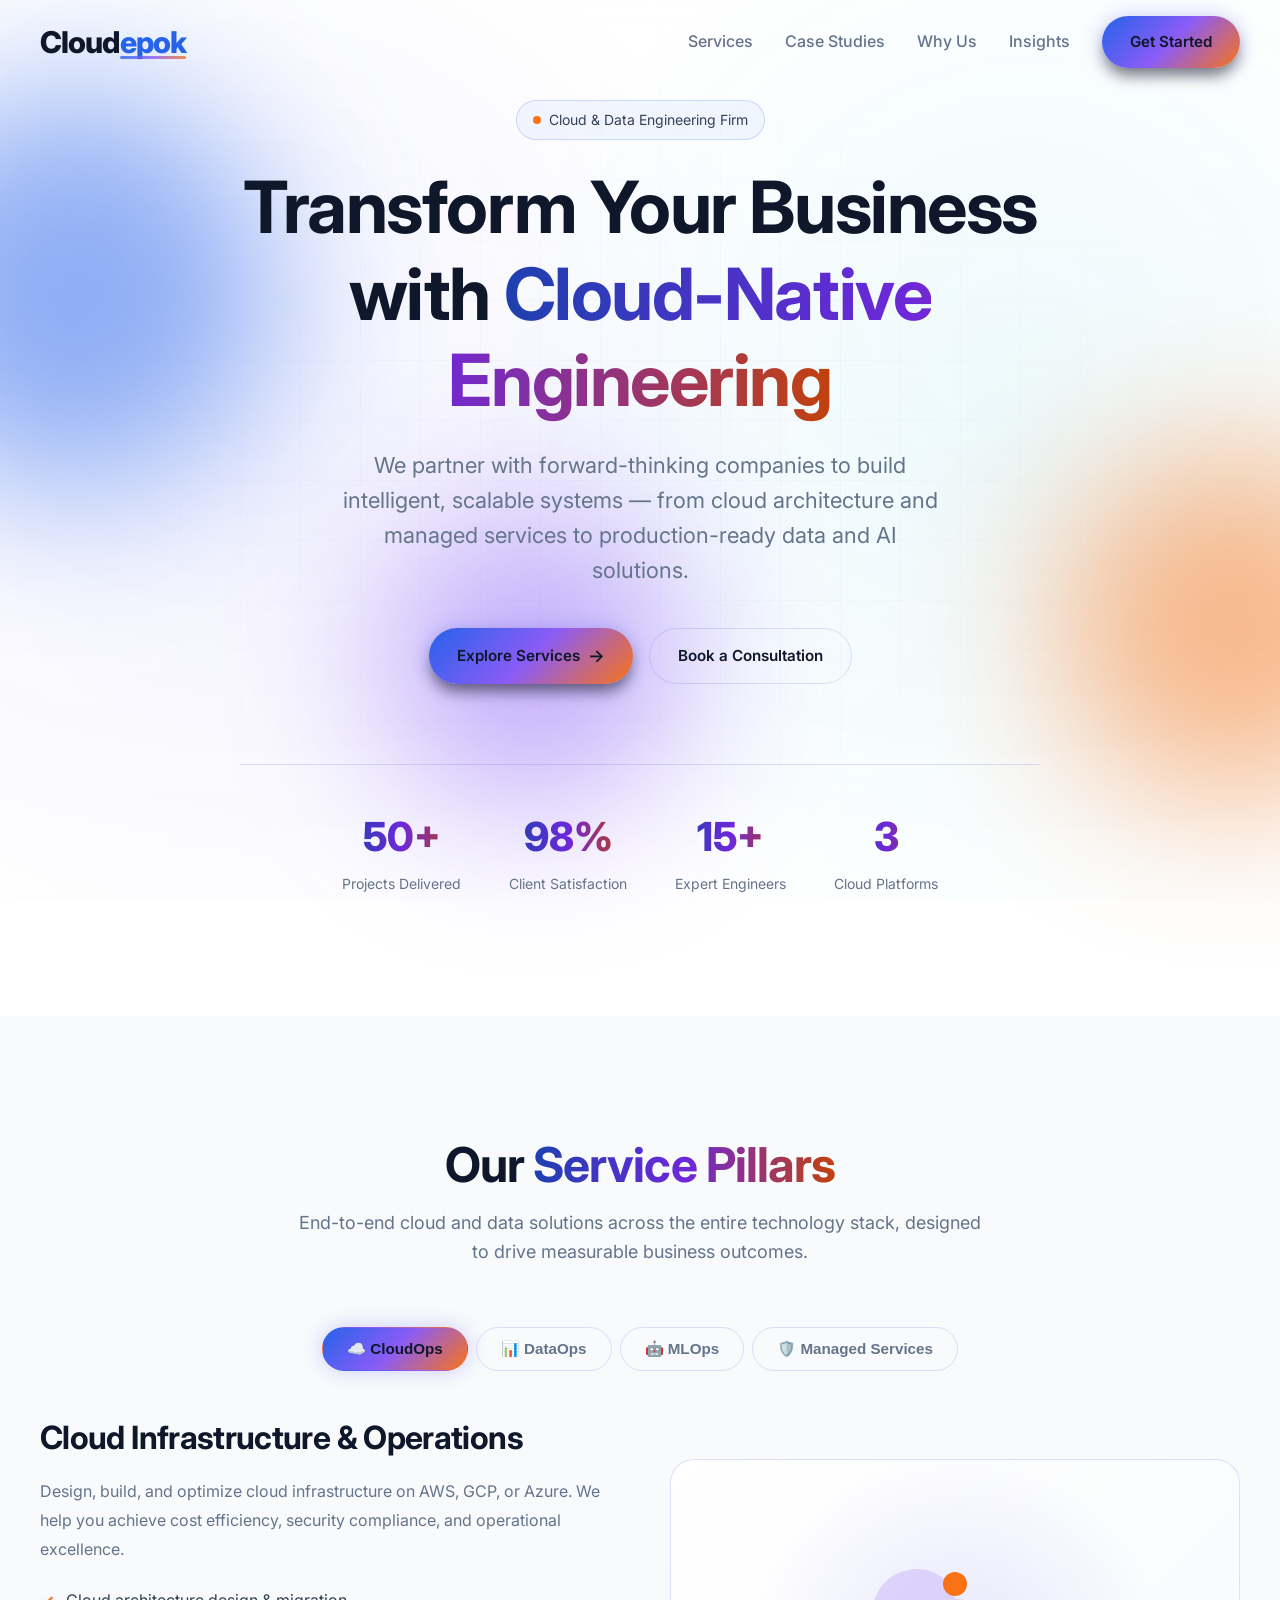
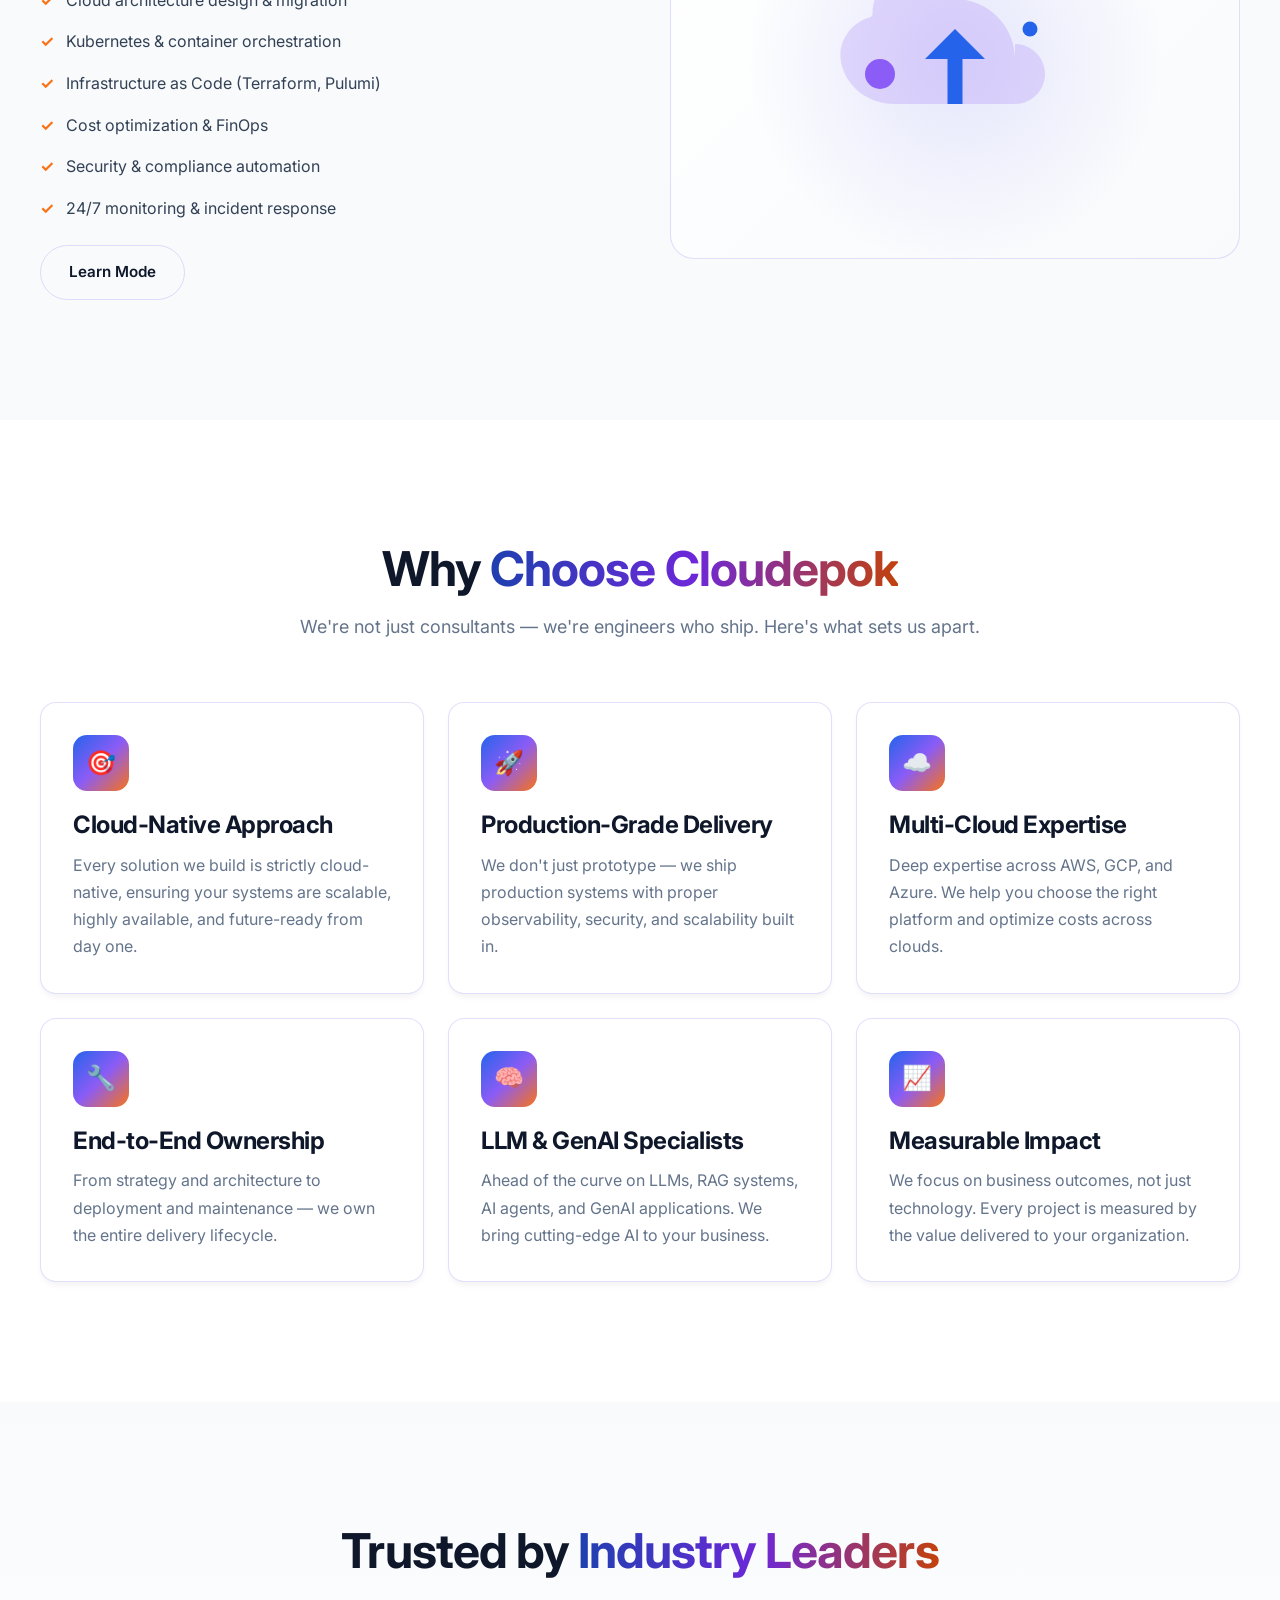
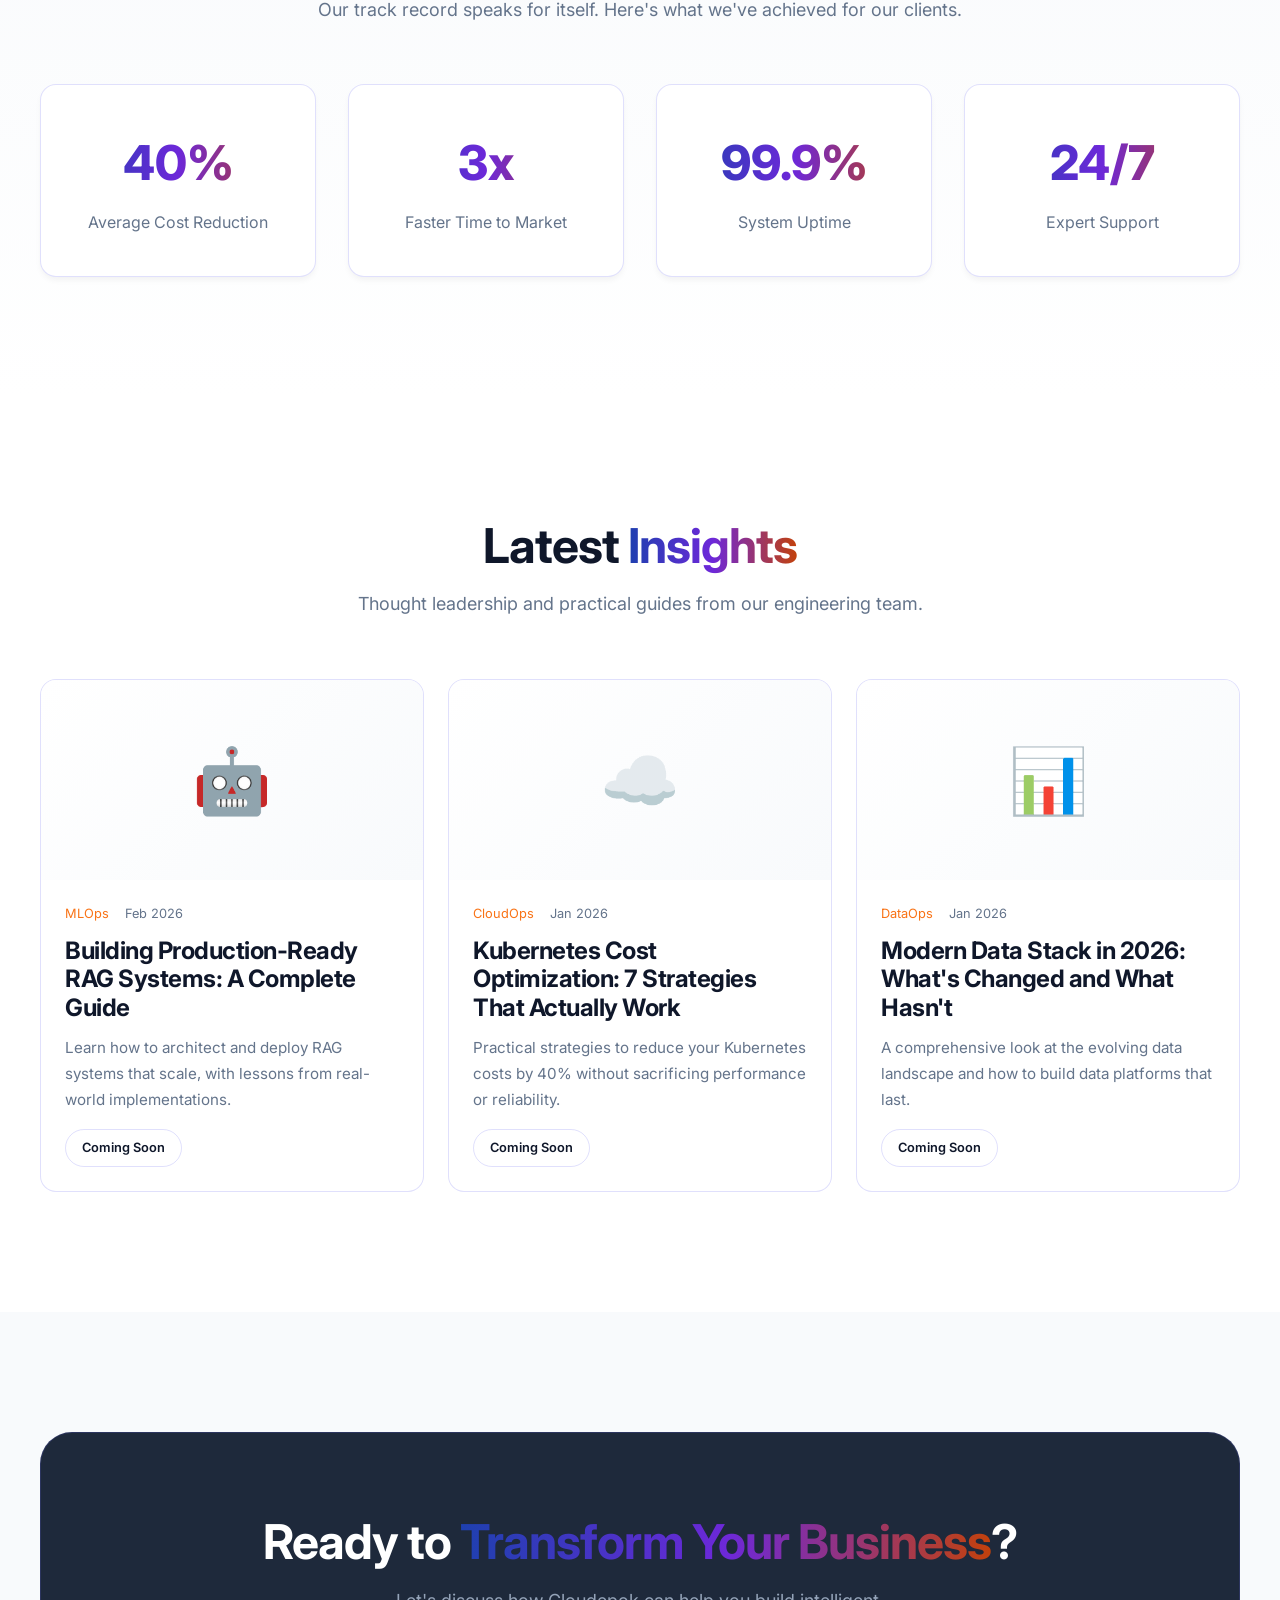
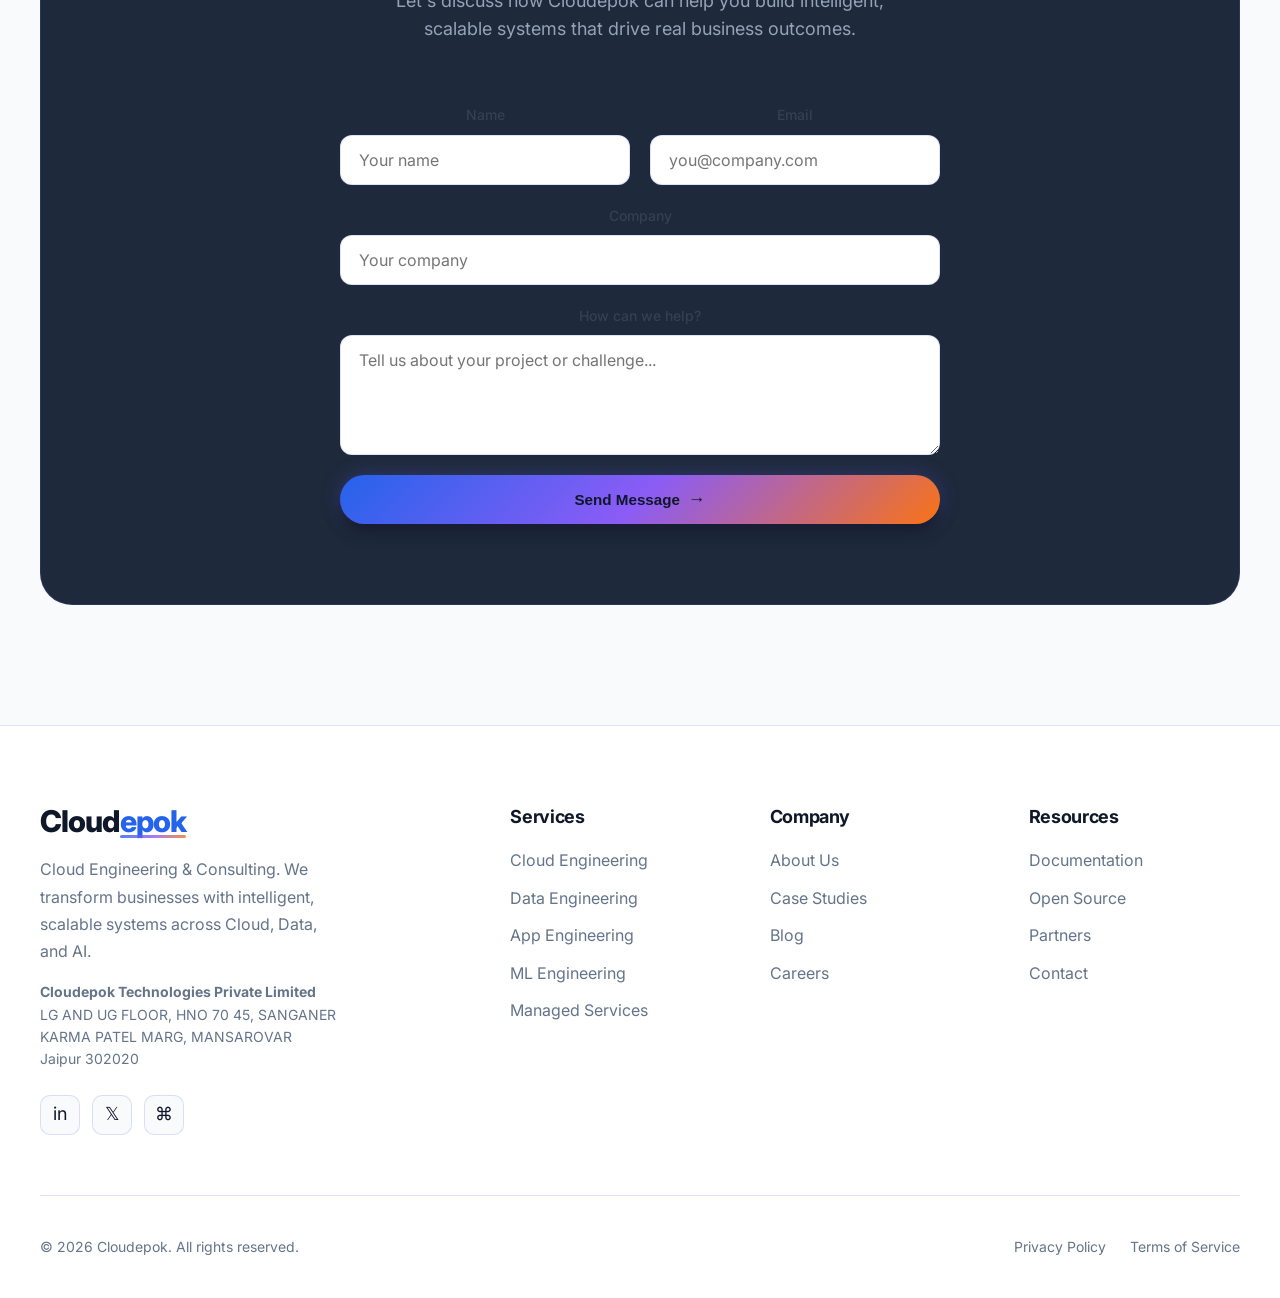
<file: index.html>
<!DOCTYPE html>
<html lang="en">

<head>
  <meta charset="UTF-8">
  <meta name="viewport" content="width=device-width, initial-scale=1.0">
  <title>Cloudepok — Cloud Engineering & Consulting | Cloud • Data • AI</title>
  <meta name="description"
    content="Cloudepok is a premium cloud consulting firm specializing in CloudOps, DataOps, MLOps, and Managed Services. We transform businesses with intelligent cloud-native solutions.">
  <meta name="keywords"
    content="Cloud consulting, CloudOps, DataOps, MLOps, Managed Services, cloud engineering, data engineering, machine learning, AI strategy, software engineering">

  <!-- Open Graph -->
  <meta property="og:title" content="Cloudepok — Cloud Engineering & Consulting">
  <meta property="og:description"
    content="Transform your business with cloud and data engineering. We specialize in CloudOps, DataOps, MLOps, and Managed Services.">
  <meta property="og:type" content="website">

  <!-- Favicon -->
  <link rel="icon" type="image/svg+xml"
    href="data:image/svg+xml,<svg xmlns='http://www.w3.org/2000/svg' viewBox='0 0 100 100'><defs><linearGradient id='g' x1='0%' y1='0%' x2='100%' y2='100%'><stop offset='0%' stop-color='%236366F1'/><stop offset='100%' stop-color='%2306B6D4'/></linearGradient></defs><rect width='100' height='100' rx='20' fill='url(%23g)'/><text x='50' y='68' font-size='50' fill='white' text-anchor='middle' font-family='sans-serif' font-weight='bold'>C</text></svg>">

  <!-- Fonts -->
  <link rel="preconnect" href="https://fonts.googleapis.com">
  <link rel="preconnect" href="https://fonts.gstatic.com" crossorigin>
  <link href="https://fonts.googleapis.com/css2?family=Inter:wght@400;500;600;700;800&display=swap" rel="stylesheet">

  <link rel="stylesheet" href="styles.css">
</head>

<body>
  <!-- Background Effects -->
  <div class="bg-grid">
    <div class="orb orb-1"></div>
    <div class="orb orb-2"></div>
    <div class="orb orb-3"></div>
  </div>

  <!-- Header -->
  <header class="header" id="header">
    <div class="container">
      <a href="index.html" class="logo">
        <span>Cloud<span style="color:var(--brand-primary)">epok</span></span>
      </a>

      <nav class="nav">
        <ul class="nav-links">
          <li><a href="index.html#services">Services</a></li>
          <li><a href="case-studies.html">Case Studies</a></li>
          <li><a href="index.html#features">Why Us</a></li>
          <li><a href="index.html#insights">Insights</a></li>
        </ul>
        <a href="index.html#contact" class="btn btn-primary">Get Started</a>
      </nav>

      <button class="menu-toggle" id="menuToggle" aria-label="Toggle menu">
        <span></span>
        <span></span>
        <span></span>
      </button>
    </div>
  </header>

  <!-- Mobile Navigation -->
  <nav class="mobile-nav" id="mobileNav">
    <a href="index.html#services">Services</a>
    <a href="case-studies.html">Case Studies</a>
    <a href="index.html#features">Why Us</a>
    <a href="index.html#insights">Insights</a>
    <a href="index.html#contact" class="btn btn-primary">Get Started</a>
  </nav>

  <!-- Hero Section -->
  <section class="hero section" id="hero">
    <div class="container">
      <div class="hero-content">
        <div class="hero-badge">
          <span>Cloud & Data Engineering Firm</span>
        </div>

        <h1>
          Transform Your Business with
          <span class="text-gradient">Cloud-Native Engineering</span>
        </h1>

        <p class="hero-description">
          We partner with forward-thinking companies to build intelligent, scalable systems — from
          cloud architecture and managed services to production-ready data and AI solutions.
        </p>

        <div class="hero-actions">
          <a href="#services" class="btn btn-primary">
            Explore Services
            <span class="btn-icon">→</span>
          </a>
          <a href="#contact" class="btn btn-secondary">Book a Consultation</a>
        </div>

        <div class="hero-stats">
          <div class="stat">
            <div class="stat-value" data-count="50">50+</div>
            <div class="stat-label">Projects Delivered</div>
          </div>
          <div class="stat">
            <div class="stat-value">98%</div>
            <div class="stat-label">Client Satisfaction</div>
          </div>
          <div class="stat">
            <div class="stat-value">15+</div>
            <div class="stat-label">Expert Engineers</div>
          </div>
          <div class="stat">
            <div class="stat-value">3</div>
            <div class="stat-label">Cloud Platforms</div>
          </div>
        </div>
      </div>
    </div>
  </section>

  <!-- Services Section (Tabbed) -->
  <section class="services section" id="services">
    <div class="container">
      <div class="section-header reveal">
        <h2>Our <span class="text-gradient">Service Pillars</span></h2>
        <p>End-to-end cloud and data solutions across the entire technology stack, designed to drive measurable business
          outcomes.</p>
      </div>

      <div class="service-tabs reveal">
        <button class="tab-btn active" data-tab="cloudops">☁️ CloudOps</button>
        <button class="tab-btn" data-tab="dataops">📊 DataOps</button>
        <button class="tab-btn" data-tab="mlops">🤖 MLOps</button>
        <button class="tab-btn" data-tab="managedservices">🛡️ Managed Services</button>
      </div>

      <!-- CloudOps Content -->
      <div class="service-content active" id="cloudops">
        <div class="service-info">
          <h3>Cloud Infrastructure & Operations</h3>
          <p>Design, build, and optimize cloud infrastructure on AWS, GCP, or Azure. We help you achieve cost
            efficiency, security compliance, and operational excellence.</p>
          <ul class="service-features">
            <li>Cloud architecture design & migration</li>
            <li>Kubernetes & container orchestration</li>
            <li>Infrastructure as Code (Terraform, Pulumi)</li>
            <li>Cost optimization & FinOps</li>
            <li>Security & compliance automation</li>
            <li>24/7 monitoring & incident response</li>
          </ul>
          <a href="cloud-engineering.html" class="btn btn-secondary" style="margin-top: 24px;">Learn Mode</a>
        </div>
        <div class="service-visual">
          <svg class="svg-illustration anim-float" viewBox="0 0 200 200" xmlns="http://www.w3.org/2000/svg">
            <path class="svg-secondary" fill-opacity="0.2"
              d="M140 100c0-22-18-40-40-40-2-12-13-20-25-20-17 0-30 13-30 30 0 1-1 1-1 2-15 4-24 19-19 34 5 15 19 24 35 24h80c11 0 20-9 20-20s-9-20-20-20z" />
            <path class="svg-primary" d="M100 130l-20-20h15V80h10v30h15l-20 20z" transform="rotate(180 100 105)" />
            <circle class="svg-accent anim-pulse" cx="100" cy="50" r="8" />
            <circle class="svg-primary anim-pulse" cx="150" cy="80" r="5" style="animation-delay: 0.5s;" />
            <circle class="svg-secondary anim-pulse" cx="50" cy="110" r="10" style="animation-delay: 1s;" />
          </svg>
        </div>
      </div>

      <!-- DataOps Content -->
      <div class="service-content" id="dataops">
        <div class="service-info">
          <h3>Data Engineering & Operations</h3>
          <p>Build modern data platforms that turn raw data into actionable insights. We design scalable pipelines, data
            lakes, and analytics systems.</p>
          <ul class="service-features">
            <li>Data pipeline design & orchestration</li>
            <li>Data lake & warehouse architecture</li>
            <li>Real-time streaming (Kafka, Pub/Sub)</li>
            <li>Data quality & governance frameworks</li>
            <li>ETL/ELT automation</li>
            <li>Business intelligence & dashboards</li>
          </ul>
          <a href="data-engineering.html" class="btn btn-secondary" style="margin-top: 24px;">Learn More</a>
        </div>
        <div class="service-visual">
          <svg class="svg-illustration" viewBox="0 0 200 200" xmlns="http://www.w3.org/2000/svg">
            <!-- Chart Bars with staggered growth animation -->
            <rect class="svg-secondary" x="40" y="140" width="20" height="40" rx="4" />
            <rect class="svg-primary" fill-opacity="0.7" x="80" y="100" width="20" height="80" rx="4" />
            <rect class="svg-primary" fill-opacity="0.9" x="120" y="60" width="20" height="120" rx="4" />
            <rect class="svg-accent" x="160" y="30" width="20" height="150" rx="4" />
            <!-- Trend Line -->
            <path class="svg-accent-stroke" fill="none" stroke-width="4" stroke-linecap="round" stroke-linejoin="round"
              d="M50 130 L90 90 L130 40 L170 10" />
            <circle class="svg-primary anim-pulse" cx="170" cy="10" r="6" />
          </svg>
        </div>
      </div>

      <!-- MLOps Content -->
      <div class="service-content" id="mlops">
        <div class="service-info">
          <h3>Machine Learning Operations</h3>
          <p>From model development to production deployment, we build robust ML systems that scale. Specializing in
            LLMs, GenAI, and traditional ML.</p>
          <ul class="service-features">
            <li>ML model training & fine-tuning</li>
            <li>LLM & GenAI integration</li>
            <li>Model deployment & serving (Vertex AI, SageMaker)</li>
            <li>ML pipeline automation (Kubeflow, MLflow)</li>
            <li>Model monitoring & drift detection</li>
            <li>AI agents & RAG systems</li>
          </ul>
          <a href="ml-engineering.html" class="btn btn-secondary" style="margin-top: 24px;">Learn More</a>
        </div>
        <div class="service-visual">
          <svg class="svg-illustration" viewBox="0 0 200 200" xmlns="http://www.w3.org/2000/svg">
            <path class="svg-primary" fill-opacity="0.1" stroke="var(--brand-primary)" stroke-width="3"
              d="M100 40 C140 40 160 70 160 110 C160 150 130 170 100 170 C70 170 40 150 40 110 C40 70 60 40 100 40 Z" />
            <g class="anim-pulse" style="animation-delay: 0s;">
              <circle class="svg-accent" cx="80" cy="80" r="5" />
              <circle class="svg-secondary" cx="120" cy="80" r="5" />
            </g>
            <g class="anim-pulse" style="animation-delay: 0.5s;">
              <circle class="svg-secondary" cx="70" cy="110" r="5" />
              <circle class="svg-primary" cx="130" cy="110" r="5" />
            </g>
            <g class="anim-pulse" style="animation-delay: 1s;">
              <circle class="svg-primary" cx="80" cy="140" r="5" />
              <circle class="svg-accent" cx="120" cy="140" r="5" />
            </g>
            <circle class="svg-accent" cx="100" cy="110" r="8" />
            <path class="svg-primary-stroke anim-spin" fill="none" stroke-width="2" stroke-dasharray="5 5"
              d="M80 80 L100 110 L120 80 M70 110 L100 110 L130 110 M80 140 L100 110 L120 140" />
          </svg>
        </div>
      </div>

      <!-- Managed Services Content -->
      <div class="service-content" id="managedservices">
        <div class="service-info">
          <h3>Cloud Managed Services</h3>
          <p>Comprehensive management of your cloud infrastructure. We handle operations, security, and optimization so
            your team can focus on core business objectives.</p>
          <ul class="service-features">
            <li>24/7 proactive monitoring & support</li>
            <li>Cloud cost optimization & FinOps</li>
            <li>Security, compliance & governance</li>
            <li>Backup & disaster recovery management</li>
            <li>Database & infrastructure administration</li>
            <li>Continuous patch management</li>
          </ul>
          <a href="managed-services.html" class="btn btn-secondary" style="margin-top: 24px;">Learn More</a>
        </div>
        <div class="service-visual">
          <svg class="svg-illustration" viewBox="0 0 200 200" xmlns="http://www.w3.org/2000/svg">
            <!-- Shield Background -->
            <path class="svg-primary" fill-opacity="0.1" stroke="var(--brand-primary)" stroke-width="4"
              d="M100 20 L160 50 V100 C160 140 100 180 100 180 C100 180 40 140 40 100 V50 Z" />
            <!-- Inner Operations Radar -->
            <circle class="svg-secondary-stroke" fill="none" stroke-width="2" cx="100" cy="95" r="40" />
            <circle class="svg-secondary-stroke" fill="none" stroke-width="1" cx="100" cy="95" r="20"
              stroke-dasharray="4 4" />
            <!-- Radar Sweep -->
            <g class="anim-spin" style="transform-origin: 100px 95px;">
              <path class="svg-accent" fill-opacity="0.3" d="M100 95 L140 95 A40 40 0 0 0 100 55 Z" />
              <line stroke="var(--brand-accent)" stroke-width="2" x1="100" y1="95" x2="100" y2="55" />
            </g>
            <!-- Status Dots -->
            <circle class="svg-primary anim-pulse" cx="120" cy="75" r="4" />
            <circle class="svg-accent anim-pulse" cx="75" cy="115" r="4" style="animation-delay: 0.5s;" />
            <circle class="svg-secondary anim-pulse" cx="115" cy="120" r="4" style="animation-delay: 1s;" />
          </svg>
        </div>
      </div>
    </div>
  </section>

  <!-- Features Section -->
  <section class="section" id="features">
    <div class="container">
      <div class="section-header reveal">
        <h2>Why <span class="text-gradient">Choose Cloudepok</span></h2>
        <p>We're not just consultants — we're engineers who ship. Here's what sets us apart.</p>
      </div>

      <div class="features-grid">
        <div class="feature-card reveal">
          <div class="feature-icon">🎯</div>
          <h3>Cloud-Native Approach</h3>
          <p>Every solution we build is strictly cloud-native, ensuring your systems are scalable, highly available, and
            future-ready from day one.</p>
        </div>

        <div class="feature-card reveal">
          <div class="feature-icon">🚀</div>
          <h3>Production-Grade Delivery</h3>
          <p>We don't just prototype — we ship production systems with proper observability, security, and scalability
            built in.</p>
        </div>

        <div class="feature-card reveal">
          <div class="feature-icon">☁️</div>
          <h3>Multi-Cloud Expertise</h3>
          <p>Deep expertise across AWS, GCP, and Azure. We help you choose the right platform and optimize costs across
            clouds.</p>
        </div>

        <div class="feature-card reveal">
          <div class="feature-icon">🔧</div>
          <h3>End-to-End Ownership</h3>
          <p>From strategy and architecture to deployment and maintenance — we own the entire delivery lifecycle.</p>
        </div>

        <div class="feature-card reveal">
          <div class="feature-icon">🧠</div>
          <h3>LLM & GenAI Specialists</h3>
          <p>Ahead of the curve on LLMs, RAG systems, AI agents, and GenAI applications. We bring cutting-edge AI to
            your business.</p>
        </div>

        <div class="feature-card reveal">
          <div class="feature-icon">📈</div>
          <h3>Measurable Impact</h3>
          <p>We focus on business outcomes, not just technology. Every project is measured by the value delivered to
            your organization.</p>
        </div>
      </div>
    </div>
  </section>

  <!-- Stats Section -->
  <section class="why-section section">
    <div class="container">
      <div class="section-header reveal">
        <h2>Trusted by <span class="text-gradient">Industry Leaders</span></h2>
        <p>Our track record speaks for itself. Here's what we've achieved for our clients.</p>
      </div>

      <div class="stats-grid">
        <div class="stat-card reveal">
          <div class="stat-value">40%</div>
          <div class="stat-label">Average Cost Reduction</div>
        </div>
        <div class="stat-card reveal">
          <div class="stat-value">3x</div>
          <div class="stat-label">Faster Time to Market</div>
        </div>
        <div class="stat-card reveal">
          <div class="stat-value">99.9%</div>
          <div class="stat-label">System Uptime</div>
        </div>
        <div class="stat-card reveal">
          <div class="stat-value">24/7</div>
          <div class="stat-label">Expert Support</div>
        </div>
      </div>
    </div>
  </section>



  <!-- Blog/Insights Section -->
  <section class="section" id="insights">
    <div class="container">
      <div class="section-header reveal">
        <h2>Latest <span class="text-gradient">Insights</span></h2>
        <p>Thought leadership and practical guides from our engineering team.</p>
      </div>

      <div class="blog-grid">
        <article class="blog-card reveal">
          <div class="blog-image">🤖</div>
          <div class="blog-content">
            <div class="blog-meta">
              <span class="blog-tag">MLOps</span>
              <span>Feb 2026</span>
            </div>
            <h3>Building Production-Ready RAG Systems: A Complete Guide</h3>
            <p>Learn how to architect and deploy RAG systems that scale, with lessons from real-world implementations.
            </p>
            <a href="index.html#insights" class="btn btn-secondary"
              style="margin-top: 16px; font-size: 0.8rem; padding: 8px 16px;">Coming Soon</a>
          </div>
        </article>

        <article class="blog-card reveal">
          <div class="blog-image">☁️</div>
          <div class="blog-content">
            <div class="blog-meta">
              <span class="blog-tag">CloudOps</span>
              <span>Jan 2026</span>
            </div>
            <h3>Kubernetes Cost Optimization: 7 Strategies That Actually Work</h3>
            <p>Practical strategies to reduce your Kubernetes costs by 40% without sacrificing performance or
              reliability.</p>
            <a href="index.html#insights" class="btn btn-secondary"
              style="margin-top: 16px; font-size: 0.8rem; padding: 8px 16px;">Coming Soon</a>
          </div>
        </article>

        <article class="blog-card reveal">
          <div class="blog-image">📊</div>
          <div class="blog-content">
            <div class="blog-meta">
              <span class="blog-tag">DataOps</span>
              <span>Jan 2026</span>
            </div>
            <h3>Modern Data Stack in 2026: What's Changed and What Hasn't</h3>
            <p>A comprehensive look at the evolving data landscape and how to build data platforms that last.</p>
            <a href="index.html#insights" class="btn btn-secondary"
              style="margin-top: 16px; font-size: 0.8rem; padding: 8px 16px;">Coming Soon</a>
          </div>
        </article>
      </div>
    </div>
  </section>

  <!-- Contact CTA Section -->
  <section class="contact-cta section" id="contact">
    <div class="container">
      <div class="cta-box reveal">
        <h2>Ready to <span class="text-gradient">Transform Your Business</span>?</h2>
        <p>Let's discuss how Cloudepok can help you build intelligent, scalable systems that drive real business
          outcomes.</p>

        <div class="contact-form-section">
          <form class="contact-form" id="contactForm" action="https://formspree.io/f/mkovwzjo" method="POST"
            style="position: relative; z-index: 10;">
            <input type="hidden" name="_subject" value="New Cloudepok Contact Form Submission">

            <div class="form-row">
              <div class="form-group">
                <label for="name">Name</label>
                <input type="text" id="name" name="name" placeholder="Your name" required style="pointer-events: auto;">
              </div>
              <div class="form-group">
                <label for="email">Email</label>
                <input type="email" id="email" name="email" placeholder="you@company.com" required
                  style="pointer-events: auto;">
              </div>
            </div>

            <div class="form-group full">
              <label for="company">Company</label>
              <input type="text" id="company" name="company" placeholder="Your company" style="pointer-events: auto;">
            </div>

            <div class="form-group full">
              <label for="message">How can we help?</label>
              <textarea id="message" name="message" placeholder="Tell us about your project or challenge..." required
                style="pointer-events: auto;"></textarea>
            </div>

            <button type="submit" class="btn btn-primary" id="submitBtn" style="pointer-events: auto;">
              <span class="btn-text">Send Message</span>
              <span class="btn-loading" hidden>Sending...</span>
              <span class="btn-icon">→</span>
            </button>
          </form>

          <div id="formSuccess" class="form-success" hidden>
            <div class="success-icon">✓</div>
            <h3>Thank you!</h3>
            <p>We'll get back to you within 24 hours.</p>
          </div>
        </div>
      </div>
    </div>
  </section>

  <!-- Footer -->
  <footer class="footer">
    <div class="container">
      <div class="footer-grid">
        <div class="footer-brand">
          <a href="index.html" class="logo">
            <span>Cloud<span style="color:var(--brand-primary)">epok</span></span>
          </a>
          <p>Cloud Engineering & Consulting. We transform businesses with intelligent, scalable systems across Cloud,
            Data, and AI.</p>
          <div class="footer-address"
            style="margin-top: 16px; color: var(--text-muted); font-size: 0.875rem; line-height: 1.6;">
            <strong>Cloudepok Technologies Private Limited</strong><br>
            LG AND UG FLOOR, HNO 70 45, SANGANER<br>
            KARMA PATEL MARG, MANSAROVAR<br>
            Jaipur 302020
          </div>
          <div class="footer-social">
            <a href="#" class="social-link" aria-label="LinkedIn">in</a>
            <a href="#" class="social-link" aria-label="Twitter">𝕏</a>
            <a href="#" class="social-link" aria-label="GitHub">⌘</a>
          </div>
        </div>

        <div class="footer-column">
          <h4>Services</h4>
          <ul class="footer-links">
            <li><a href="cloud-engineering.html">Cloud Engineering</a></li>
            <li><a href="data-engineering.html">Data Engineering</a></li>
            <li><a href="app-engineering.html">App Engineering</a></li>
            <li><a href="ml-engineering.html">ML Engineering</a></li>
            <li><a href="managed-services.html">Managed Services</a></li>
          </ul>
        </div>

        <div class="footer-column">
          <h4>Company</h4>
          <ul class="footer-links">
            <li><a href="index.html#features">About Us</a></li>
            <li><a href="case-studies.html">Case Studies</a></li>
            <li><a href="index.html#insights">Blog</a></li>
            <li><a href="#">Careers</a></li>
          </ul>
        </div>

        <div class="footer-column">
          <h4>Resources</h4>
          <ul class="footer-links">
            <li><a href="#">Documentation</a></li>
            <li><a href="#">Open Source</a></li>
            <li><a href="#">Partners</a></li>
            <li><a href="#contact">Contact</a></li>
          </ul>
        </div>
      </div>

      <div class="footer-bottom">
        <p>© <span id="year"></span> Cloudepok. All rights reserved.</p>
        <div class="footer-legal">
          <a href="#">Privacy Policy</a>
          <a href="#">Terms of Service</a>
        </div>
      </div>
    </div>
  </footer>

  <script>
    // ========================================
    // Cloudepok Interactive Scripts
    // ========================================

    // Set current year
    document.getElementById('year').textContent = new Date().getFullYear();

    // Header scroll effect
    const header = document.getElementById('header');
    window.addEventListener('scroll', () => {
      header.classList.toggle('scrolled', window.scrollY > 50);
    });

    // Mobile menu toggle
    const menuToggle = document.getElementById('menuToggle');
    const mobileNav = document.getElementById('mobileNav');

    menuToggle.addEventListener('click', () => {
      mobileNav.classList.toggle('active');
      menuToggle.classList.toggle('active');
    });

    // Close mobile nav on link click
    mobileNav.querySelectorAll('a').forEach(link => {
      link.addEventListener('click', () => {
        mobileNav.classList.remove('active');
        menuToggle.classList.remove('active');
      });
    });

    // Service tabs functionality
    const tabBtns = document.querySelectorAll('.tab-btn');
    const serviceContents = document.querySelectorAll('.service-content');

    tabBtns.forEach(btn => {
      btn.addEventListener('click', () => {
        const tabId = btn.dataset.tab;

        // Update active states
        tabBtns.forEach(b => b.classList.remove('active'));
        serviceContents.forEach(c => c.classList.remove('active'));

        btn.classList.add('active');
        document.getElementById(tabId).classList.add('active');
      });
    });

    // Scroll reveal animations
    const revealElements = document.querySelectorAll('.reveal');

    const revealObserver = new IntersectionObserver((entries) => {
      entries.forEach(entry => {
        if (entry.isIntersecting) {
          entry.target.classList.add('active');
          revealObserver.unobserve(entry.target);
        }
      });
    }, {
      threshold: 0.1,
      rootMargin: '0px 0px -50px 0px'
    });

    revealElements.forEach(el => revealObserver.observe(el));

    // Smooth scroll for anchor links
    document.querySelectorAll('a[href^="#"]').forEach(anchor => {
      anchor.addEventListener('click', function (e) {
        e.preventDefault();
        const targetId = this.getAttribute('href');
        if (targetId === '#') return;

        const target = document.querySelector(targetId);
        if (target) {
          target.scrollIntoView({
            behavior: 'smooth',
            block: 'start'
          });
        }
      });
    });

    // Contact form handling
    const contactForm = document.getElementById('contactForm');
    const submitBtn = document.getElementById('submitBtn');
    const formSuccess = document.getElementById('formSuccess');

    contactForm.addEventListener('submit', async (e) => {
      e.preventDefault();

      const btnText = submitBtn.querySelector('.btn-text');
      const btnLoading = submitBtn.querySelector('.btn-loading');

      btnText.hidden = true;
      btnLoading.hidden = false;
      submitBtn.disabled = true;

      try {
        const response = await fetch(contactForm.action, {
          method: 'POST',
          body: new FormData(contactForm),
          headers: { 'Accept': 'application/json' }
        });

        if (response.ok) {
          contactForm.hidden = true;
          formSuccess.hidden = false;
        } else {
          throw new Error('Submission failed');
        }
      } catch (error) {
        alert('Something went wrong. Please try again or email us directly.');
        btnText.hidden = false;
        btnLoading.hidden = true;
        submitBtn.disabled = false;
      }
    });
  </script>
</body>

</html>
</file>
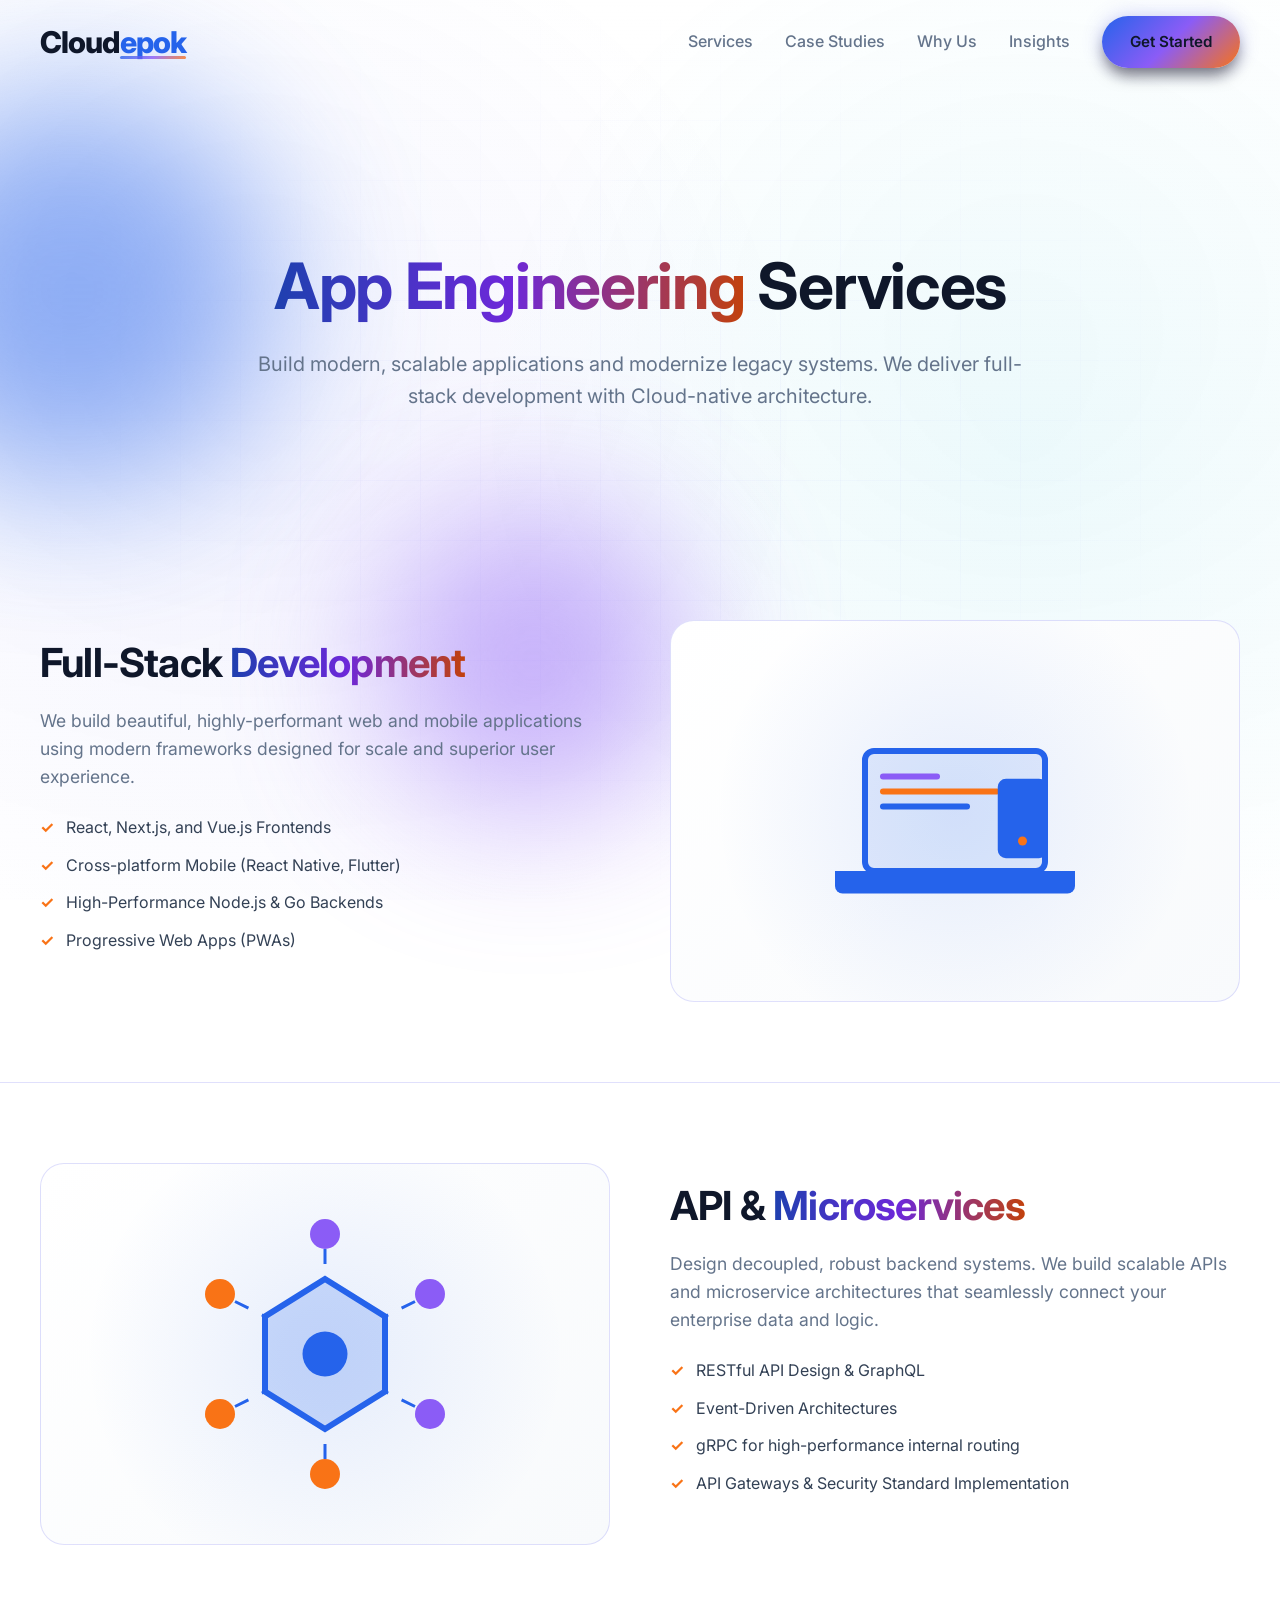
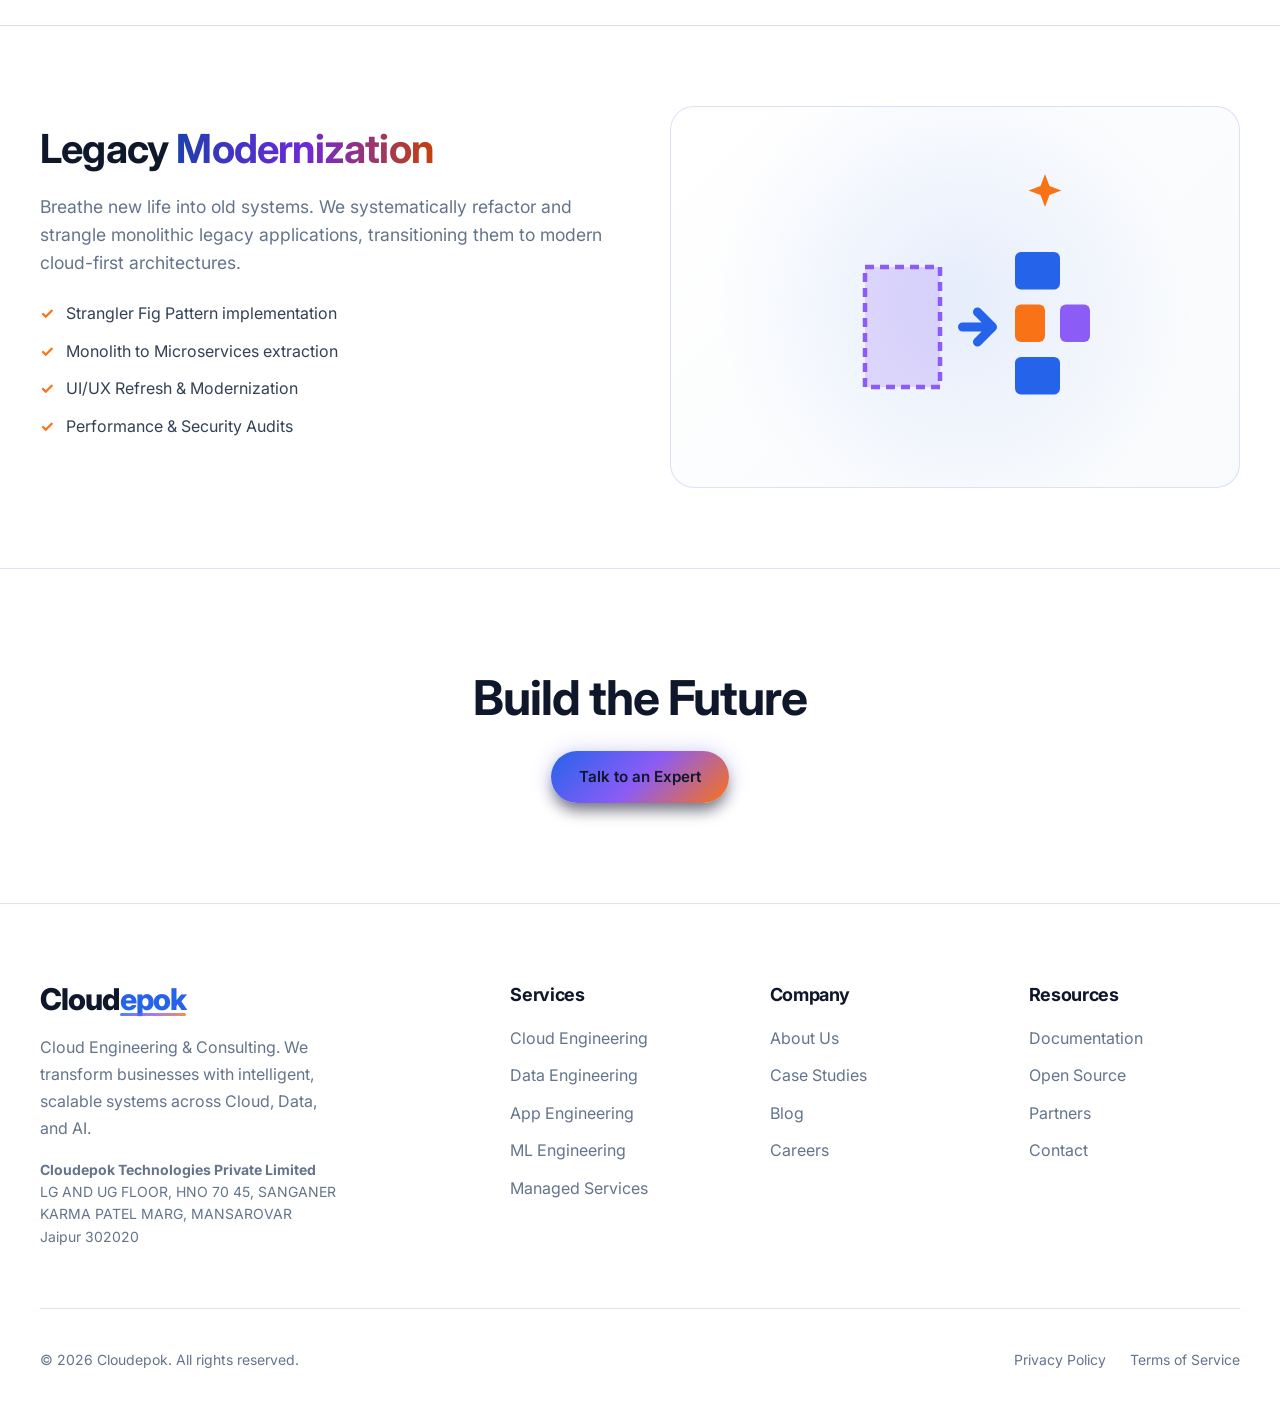
<file: app-engineering.html>
<!DOCTYPE html>
<html lang="en">

<head>
    <meta charset="UTF-8">
    <meta name="viewport" content="width=device-width, initial-scale=1.0">
    <title>App Engineering | Cloudepok</title>
    <meta name="description"
        content="Full-stack application development, API design, and legacy modernization. Build modern apps with Cloudepok.">

    <link rel="icon" type="image/svg+xml"
        href="data:image/svg+xml,<svg xmlns='http://www.w3.org/2000/svg' viewBox='0 0 100 100'><defs><linearGradient id='g' x1='0%' y1='0%' x2='100%' y2='100%'><stop offset='0%' stop-color='%236366F1'/><stop offset='100%' stop-color='%2306B6D4'/></linearGradient></defs><rect width='100' height='100' rx='20' fill='url(%23g)'/><text x='50' y='68' font-size='50' fill='white' text-anchor='middle' font-family='sans-serif' font-weight='bold'>C</text></svg>">

    <link rel="preconnect" href="https://fonts.googleapis.com">
    <link rel="preconnect" href="https://fonts.gstatic.com" crossorigin>
    <link href="https://fonts.googleapis.com/css2?family=Inter:wght@400;500;600;700;800&display=swap" rel="stylesheet">
    <link rel="stylesheet" href="styles.css">
    <style>
        .page-hero {
            min-height: 60vh;
            display: flex;
            align-items: center;
            padding-top: 120px;
            text-align: center;
        }

        .page-hero h1 {
            font-size: clamp(2.5rem, 5vw, 4rem);
            margin-bottom: 24px;
        }

        .page-hero p {
            font-size: 1.25rem;
            color: var(--text-muted);
            max-width: 800px;
            margin: 0 auto;
        }

        .content-section {
            padding: 80px 0;
            border-bottom: 1px solid var(--border-color);
        }

        .content-grid {
            display: grid;
            grid-template-columns: 1fr 1fr;
            gap: 60px;
            align-items: center;
        }

        .content-grid.reverse>div:first-child {
            order: 2;
        }

        .content-text h2 {
            margin-bottom: 20px;
            font-size: 2.5rem;
        }

        .content-text p {
            color: var(--text-muted);
            font-size: 1.1rem;
            margin-bottom: 24px;
        }

        .content-text ul {
            list-style: none;
            display: grid;
            gap: 12px;
            margin-bottom: 30px;
        }

        .content-text li {
            display: flex;
            align-items: center;
            gap: 12px;
            color: var(--text-secondary);
        }

        .content-text li::before {
            content: '✓';
            color: var(--brand-accent);
            font-weight: 700;
        }

        .visual-box {
            background: var(--gradient-card);
            border: 1px solid var(--border-color);
            border-radius: var(--border-radius-lg);
            padding: 40px;
            min-height: 350px;
            display: flex;
            align-items: center;
            justify-content: center;
            font-size: 6rem;
            position: relative;
            overflow: hidden;
        }

        .visual-box::after {
            content: '';
            position: absolute;
            inset: 0;
            background: radial-gradient(circle at 50% 50%, rgba(37, 99, 235, 0.1) 0%, transparent 70%);
        }

        @media (max-width: 768px) {

            .content-grid,
            .content-grid.reverse {
                grid-template-columns: 1fr;
                gap: 40px;
            }

            .content-grid.reverse>div:first-child {
                order: unset;
            }
        }
    </style>
</head>

<body>
    <div class="bg-grid">
        <div class="orb orb-1"></div>
        <div class="orb orb-3"></div>
    </div>

    <header class="header" id="header">
        <div class="container">
            <a href="index.html" class="logo">
                <span>Cloud<span style="color:var(--brand-primary)">epok</span></span>
            </a>

            <nav class="nav">
                <ul class="nav-links">
                    <li><a href="index.html#services">Services</a></li>
                    <li><a href="case-studies.html">Case Studies</a></li>
                    <li><a href="index.html#features">Why Us</a></li>
                    <li><a href="index.html#insights">Insights</a></li>
                </ul>
                <a href="index.html#contact" class="btn btn-primary">Get Started</a>
            </nav>

            <button class="menu-toggle" id="menuToggle">
                <span></span><span></span><span></span>
            </button>
        </div>
    </header>

    <nav class="mobile-nav" id="mobileNav">
        <a href="index.html#services">Services</a>
        <a href="case-studies.html">Case Studies</a>
        <a href="index.html#features">Why Us</a>
        <a href="index.html#insights">Insights</a>
        <a href="index.html#contact" class="btn btn-primary">Get Started</a>
    </nav>

    <section class="page-hero">
        <div class="container reveal">
            <h1><span class="text-gradient">App Engineering</span> Services</h1>
            <p>Build modern, scalable applications and modernize legacy systems. We deliver full-stack development with
                Cloud-native architecture.</p>
        </div>
    </section>

    <section class="content-section">
        <div class="container">
            <div class="content-grid reveal">
                <div class="content-text">
                    <h2>Full-Stack <span class="text-gradient">Development</span></h2>
                    <p>We build beautiful, highly-performant web and mobile applications using modern frameworks
                        designed for scale and superior user experience.</p>
                    <ul>
                        <li>React, Next.js, and Vue.js Frontends</li>
                        <li>Cross-platform Mobile (React Native, Flutter)</li>
                        <li>High-Performance Node.js & Go Backends</li>
                        <li>Progressive Web Apps (PWAs)</li>
                    </ul>
                </div>
                <div class="visual-box">
                    <svg class="svg-illustration anim-float" viewBox="0 0 200 200" xmlns="http://www.w3.org/2000/svg">
                        <!-- Laptop Frame -->
                        <rect class="svg-primary" fill-opacity="0.1" stroke="var(--brand-primary)" stroke-width="4"
                            x="40" y="60" width="120" height="80" rx="6" />
                        <path class="svg-primary" d="M20 140 h160 v10 a5 5 0 0 1 -5 5 h-150 a5 5 0 0 1 -5 -5 z" />
                        <!-- Code Lines inside Screen -->
                        <g class="anim-float" style="animation-delay: 0s;">
                            <rect class="svg-secondary" x="50" y="75" width="40" height="4" rx="2" />
                        </g>
                        <g class="anim-float" style="animation-delay: 0.3s;">
                            <rect class="svg-accent" x="50" y="85" width="80" height="4" rx="2" />
                            <rect class="svg-primary" x="50" y="95" width="60" height="4" rx="2" />
                        </g>
                        <!-- Mobile device overlay -->
                        <rect class="svg-primary" fill="var(--bg-primary)" stroke="var(--brand-primary)"
                            stroke-width="3" x="130" y="80" width="30" height="50" rx="4" />
                        <circle class="svg-accent anim-pulse" cx="145" cy="120" r="3" />
                    </svg>
                </div>
            </div>
        </div>
    </section>

    <section class="content-section">
        <div class="container">
            <div class="content-grid reverse reveal">
                <div class="content-text">
                    <h2>API & <span class="text-gradient">Microservices</span></h2>
                    <p>Design decoupled, robust backend systems. We build scalable APIs and microservice architectures
                        that seamlessly connect your enterprise data and logic.</p>
                    <ul>
                        <li>RESTful API Design & GraphQL</li>
                        <li>Event-Driven Architectures</li>
                        <li>gRPC for high-performance internal routing</li>
                        <li>API Gateways & Security Standard Implementation</li>
                    </ul>
                </div>
                <div class="visual-box">
                    <svg class="svg-illustration" viewBox="0 0 200 200" xmlns="http://www.w3.org/2000/svg">
                        <!-- Central Hub -->
                        <polygon class="svg-primary" fill-opacity="0.2" stroke="var(--brand-primary)" stroke-width="4"
                            points="100,50 140,75 140,125 100,150 60,125 60,75" />
                        <circle class="svg-primary anim-pulse" cx="100" cy="100" r="15" />
                        <!-- Microservice Nodes -->
                        <circle class="svg-secondary" cx="100" cy="20" r="10" />
                        <circle class="svg-secondary" cx="170" cy="60" r="10" />
                        <circle class="svg-secondary" cx="170" cy="140" r="10" />
                        <circle class="svg-accent" cx="100" cy="180" r="10" />
                        <circle class="svg-accent" cx="30" cy="140" r="10" />
                        <circle class="svg-accent" cx="30" cy="60" r="10" />
                        <!-- Connecting pulses -->
                        <path class="svg-primary-stroke anim-spin" fill="none" stroke-width="2" stroke-dasharray="10 10"
                            d="M100 30 v20 M160 65 l-20 10 M160 135 l-20 -10 M100 170 v-20 M40 135 l20 -10 M40 65 l20 10" />
                    </svg>
                </div>
            </div>
        </div>
    </section>

    <section class="content-section">
        <div class="container">
            <div class="content-grid reveal">
                <div class="content-text">
                    <h2>Legacy <span class="text-gradient">Modernization</span></h2>
                    <p>Breathe new life into old systems. We systematically refactor and strangle monolithic legacy
                        applications, transitioning them to modern cloud-first architectures.</p>
                    <ul>
                        <li>Strangler Fig Pattern implementation</li>
                        <li>Monolith to Microservices extraction</li>
                        <li>UI/UX Refresh & Modernization</li>
                        <li>Performance & Security Audits</li>
                    </ul>
                </div>
                <div class="visual-box">
                    <svg class="svg-illustration" viewBox="0 0 200 200" xmlns="http://www.w3.org/2000/svg">
                        <!-- Old monolithic system transforming -->
                        <path class="svg-secondary" fill-opacity="0.2" stroke="var(--brand-secondary)" stroke-width="3"
                            stroke-dasharray="6 4" d="M40 80 h50 v80 h-50 z" />

                        <!-- Transform arrow -->
                        <path class="svg-primary-stroke" fill="none" stroke-width="6" stroke-linecap="round"
                            stroke-linejoin="round" d="M105 120 h20 l-10 -10 M125 120 l-10 10" />

                        <!-- New modern modular system -->
                        <g class="anim-float" style="animation-delay: 0s;">
                            <rect class="svg-primary" x="140" y="70" width="30" height="25" rx="4" />
                        </g>
                        <g class="anim-float" style="animation-delay: 0.2s;">
                            <rect class="svg-accent" x="140" y="105" width="20" height="25" rx="4" />
                        </g>
                        <g class="anim-float" style="animation-delay: 0.4s;">
                            <rect class="svg-secondary" x="170" y="105" width="20" height="25" rx="4" />
                        </g>
                        <g class="anim-float" style="animation-delay: 0.6s;">
                            <rect class="svg-primary" x="140" y="140" width="30" height="25" rx="4" />
                        </g>
                        <!-- Sparkles -->
                        <path class="svg-accent anim-pulse" d="M160 40 l3 -8 8 -3 -8 -3 -3 -8 -3 8 -8 3 8 3 z" />
                    </svg>
                </div>
            </div>
        </div>
    </section>

    <section class="section" style="text-align: center; padding: 100px 0;">
        <div class="container reveal">
            <h2 style="margin-bottom: 24px;">Build the Future</h2>
            <a href="index.html#contact" class="btn btn-primary">Talk to an Expert</a>
        </div>
    </section>

    <footer class="footer">
        <div class="container">
            <div class="footer-grid">
                <div class="footer-brand">
                    <a href="index.html" class="logo">
                        <span>Cloud<span style="color:var(--brand-primary)">epok</span></span>
                    </a>
                    <p>Cloud Engineering & Consulting. We transform businesses with intelligent, scalable systems across
                        Cloud, Data, and AI.</p>
                    <div class="footer-address"
                        style="margin-top: 16px; color: var(--text-muted); font-size: 0.875rem; line-height: 1.6;">
                        <strong>Cloudepok Technologies Private Limited</strong><br>
                        LG AND UG FLOOR, HNO 70 45, SANGANER<br>
                        KARMA PATEL MARG, MANSAROVAR<br>
                        Jaipur 302020
                    </div>
                </div>

                <div class="footer-column">
                    <h4>Services</h4>
                    <ul class="footer-links">
                        <li><a href="cloud-engineering.html">Cloud Engineering</a></li>
                        <li><a href="data-engineering.html">Data Engineering</a></li>
                        <li><a href="app-engineering.html">App Engineering</a></li>
                        <li><a href="ml-engineering.html">ML Engineering</a></li>
                        <li><a href="managed-services.html">Managed Services</a></li>
                    </ul>
                </div>

                <div class="footer-column">
                    <h4>Company</h4>
                    <ul class="footer-links">
                        <li><a href="index.html#features">About Us</a></li>
                        <li><a href="case-studies.html">Case Studies</a></li>
                        <li><a href="index.html#insights">Blog</a></li>
                        <li><a href="#">Careers</a></li>
                    </ul>
                </div>

                <div class="footer-column">
                    <h4>Resources</h4>
                    <ul class="footer-links">
                        <li><a href="#">Documentation</a></li>
                        <li><a href="#">Open Source</a></li>
                        <li><a href="#">Partners</a></li>
                        <li><a href="index.html#contact">Contact</a></li>
                    </ul>
                </div>
            </div>
            <div class="footer-bottom">
                <p>© 2026 Cloudepok. All rights reserved.</p>
                <div class="footer-legal">
                    <a href="#">Privacy Policy</a>
                    <a href="#">Terms of Service</a>
                </div>
            </div>
        </div>
    </footer>

    <script>
        const header = document.getElementById('header');
        window.addEventListener('scroll', () => { header.classList.toggle('scrolled', window.scrollY > 50); });
        const menuToggle = document.getElementById('menuToggle');
        const mobileNav = document.getElementById('mobileNav');
        menuToggle.addEventListener('click', () => { mobileNav.classList.toggle('active'); menuToggle.classList.toggle('active'); });
        mobileNav.querySelectorAll('a').forEach(link => { link.addEventListener('click', () => { mobileNav.classList.remove('active'); menuToggle.classList.remove('active'); }); });
        const revealElements = document.querySelectorAll('.reveal');
        const revealObserver = new IntersectionObserver((entries) => { entries.forEach(entry => { if (entry.isIntersecting) { entry.target.classList.add('active'); revealObserver.unobserve(entry.target); } }); }, { threshold: 0.1, rootMargin: '0px 0px -50px 0px' });
        revealElements.forEach(el => revealObserver.observe(el));
    </script>
</body>

</html>
</file>
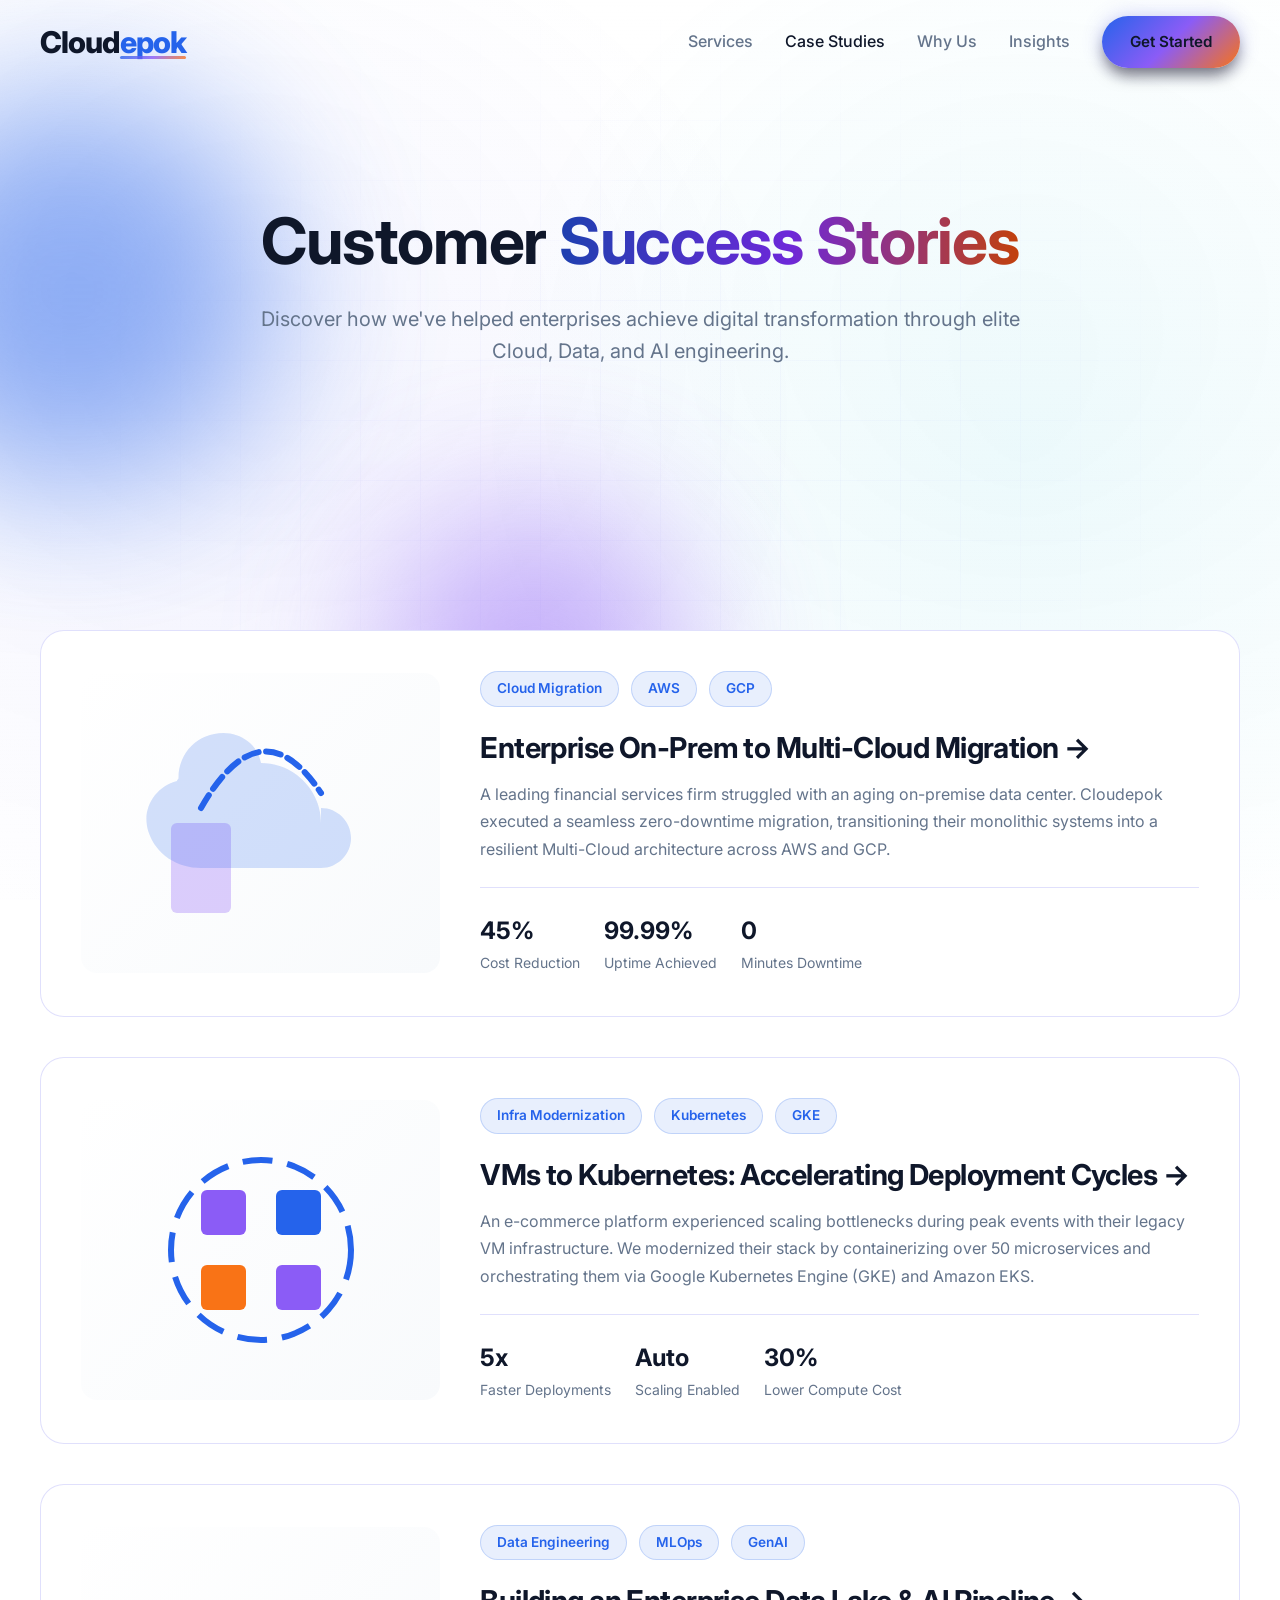
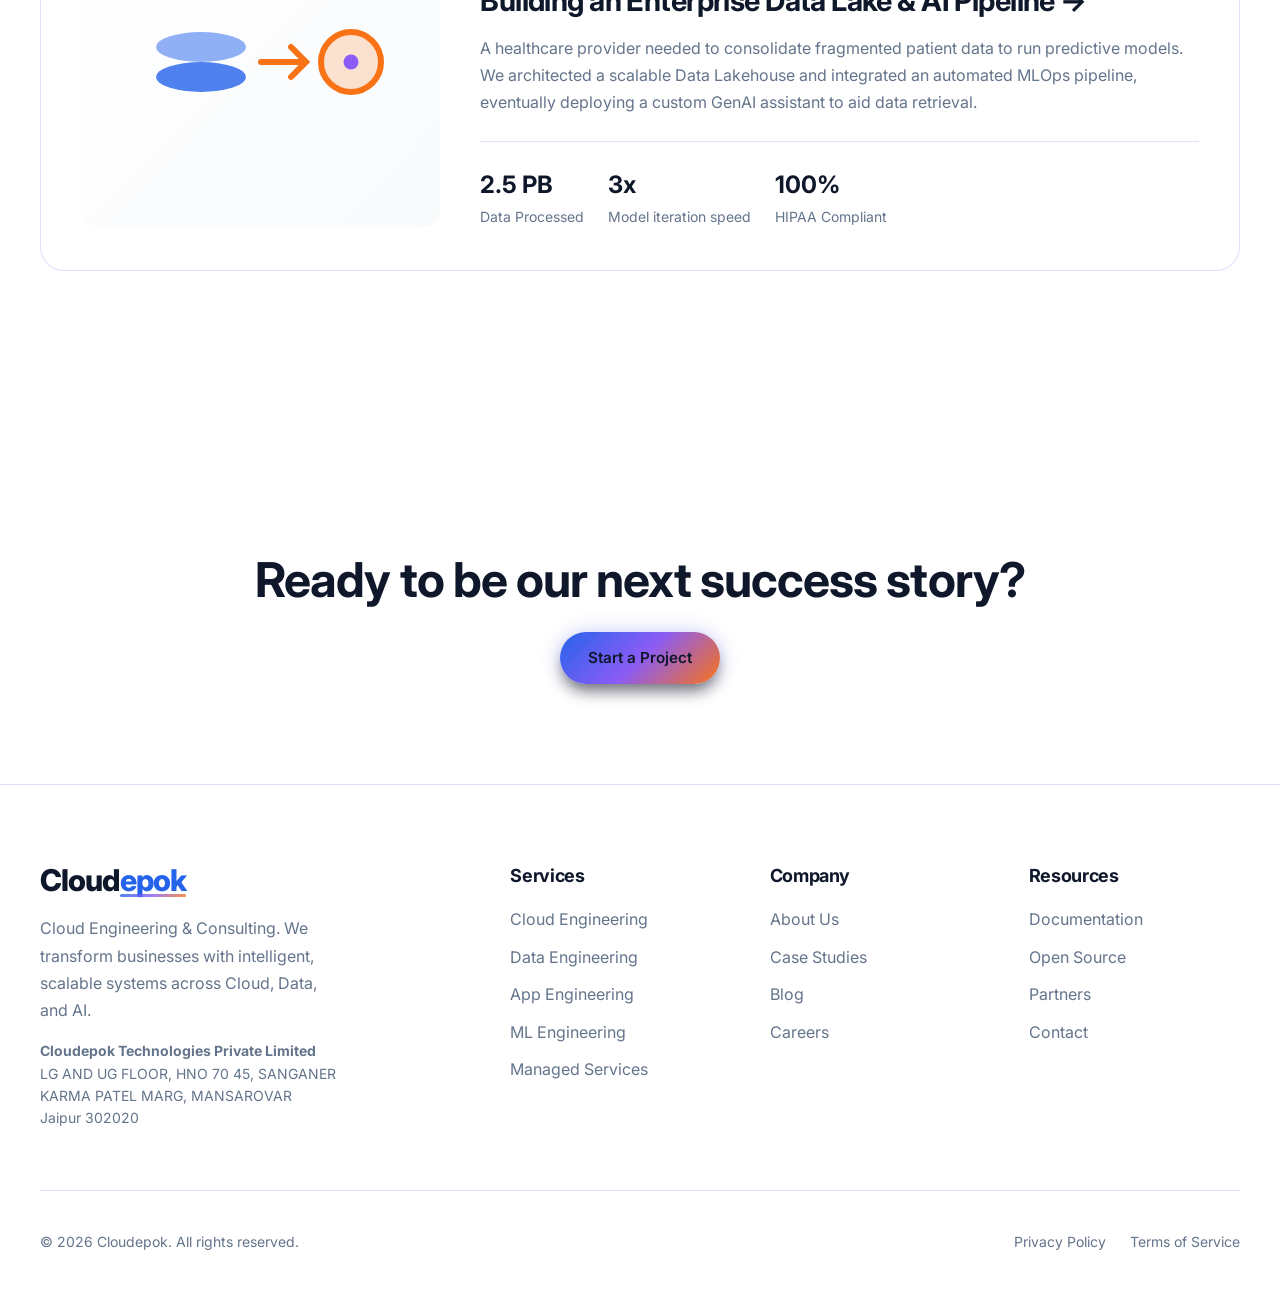
<file: case-studies.html>
<!DOCTYPE html>
<html lang="en">

<head>
    <meta charset="UTF-8">
    <meta name="viewport" content="width=device-width, initial-scale=1.0">
    <title>Case Studies | Cloudepok</title>
    <meta name="description"
        content="Explore how Cloudepok transforms enterprise IT through Cloud Migration, Data Engineering, and ML integration.">

    <link rel="icon" type="image/svg+xml"
        href="data:image/svg+xml,<svg xmlns='http://www.w3.org/2000/svg' viewBox='0 0 100 100'><defs><linearGradient id='g' x1='0%' y1='0%' x2='100%' y2='100%'><stop offset='0%' stop-color='%236366F1'/><stop offset='100%' stop-color='%2306B6D4'/></linearGradient></defs><rect width='100' height='100' rx='20' fill='url(%23g)'/><text x='50' y='68' font-size='50' fill='white' text-anchor='middle' font-family='sans-serif' font-weight='bold'>C</text></svg>">

    <link rel="preconnect" href="https://fonts.googleapis.com">
    <link rel="preconnect" href="https://fonts.gstatic.com" crossorigin>
    <link href="https://fonts.googleapis.com/css2?family=Inter:wght@400;500;600;700;800&display=swap" rel="stylesheet">
    <link rel="stylesheet" href="styles.css">
    <style>
        .page-hero {
            min-height: 50vh;
            display: flex;
            align-items: center;
            padding-top: 120px;
            text-align: center;
        }

        .page-hero h1 {
            font-size: clamp(2.5rem, 5vw, 4rem);
            margin-bottom: 24px;
        }

        .page-hero p {
            font-size: 1.25rem;
            color: var(--text-muted);
            max-width: 800px;
            margin: 0 auto;
        }

        .cases-grid {
            display: grid;
            gap: 40px;
            padding: 60px 0;
        }

        .case-card {
            background: var(--bg-card);
            border: 1px solid var(--border-color);
            border-radius: var(--border-radius-lg);
            padding: 40px;
            display: grid;
            grid-template-columns: 1fr 2fr;
            gap: 40px;
            align-items: center;
            transition: var(--transition-base);
        }

        .case-card:hover {
            transform: translateY(-4px);
            box-shadow: var(--shadow-glow);
            border-color: var(--brand-primary);
        }

        .case-visual {
            font-size: 5rem;
            background: var(--gradient-card);
            border-radius: var(--border-radius);
            display: flex;
            align-items: center;
            justify-content: center;
            min-height: 250px;
        }

        .case-content h2 {
            font-size: 1.8rem;
            margin-bottom: 16px;
        }

        .case-content p {
            color: var(--text-muted);
            line-height: 1.7;
            margin-bottom: 24px;
        }

        .case-tags {
            display: flex;
            gap: 12px;
            flex-wrap: wrap;
            margin-bottom: 24px;
        }

        .tag {
            background: rgba(37, 99, 235, 0.1);
            color: var(--brand-primary);
            padding: 6px 16px;
            border-radius: 999px;
            font-size: 0.85rem;
            font-weight: 600;
            border: 1px solid rgba(37, 99, 235, 0.2);
        }

        .case-metrics {
            display: flex;
            gap: 24px;
            border-top: 1px solid var(--border-color);
            padding-top: 24px;
        }

        .metric strong {
            display: block;
            font-size: 1.5rem;
            color: var(--text-primary);
        }

        .metric span {
            font-size: 0.875rem;
            color: var(--text-muted);
        }

        @media (max-width: 900px) {
            .case-card {
                grid-template-columns: 1fr;
            }

            .case-visual {
                min-height: 200px;
            }
        }
    </style>
</head>

<body>
    <div class="bg-grid">
        <div class="orb orb-1"></div>
        <div class="orb orb-3"></div>
    </div>

    <header class="header" id="header">
        <div class="container">
            <a href="index.html" class="logo">
                <span>Cloud<span style="color:var(--brand-primary)">epok</span></span>
            </a>

            <nav class="nav">
                <ul class="nav-links">
                    <li><a href="index.html#services">Services</a></li>
                    <li><a href="case-studies.html" style="color:var(--text-primary)">Case Studies</a></li>
                    <li><a href="index.html#features">Why Us</a></li>
                    <li><a href="index.html#insights">Insights</a></li>
                </ul>
                <a href="index.html#contact" class="btn btn-primary">Get Started</a>
            </nav>

            <button class="menu-toggle" id="menuToggle">
                <span></span><span></span><span></span>
            </button>
        </div>
    </header>

    <nav class="mobile-nav" id="mobileNav">
        <a href="index.html#services">Services</a>
        <a href="case-studies.html">Case Studies</a>
        <a href="index.html#features">Why Us</a>
        <a href="index.html#insights">Insights</a>
        <a href="index.html#contact" class="btn btn-primary">Get Started</a>
    </nav>

    <section class="page-hero">
        <div class="container reveal">
            <h1>Customer <span class="text-gradient">Success Stories</span></h1>
            <p>Discover how we've helped enterprises achieve digital transformation through elite Cloud, Data, and AI
                engineering.</p>
        </div>
    </section>

    <section class="section">
        <div class="container">
            <div class="cases-grid">

                <!-- Case Study 1 -->
                <article class="case-card reveal">
                    <div class="case-visual">
                        <svg class="svg-illustration anim-float" viewBox="0 0 200 200"
                            xmlns="http://www.w3.org/2000/svg">
                            <!-- Basic Cloud Migration Representation -->
                            <rect class="svg-secondary" fill-opacity="0.3" x="40" y="100" width="40" height="60"
                                rx="4" />
                            <path class="svg-primary-stroke" fill="none" stroke-width="4" stroke-linecap="round"
                                stroke-dasharray="10 5" d="M60 90 Q100 20 140 80" />
                            <path class="svg-primary" fill-opacity="0.2"
                                d="M140 100c0-22-18-40-40-40-2-12-13-20-25-20-17 0-30 13-30 30 0 1-1 1-1 2-15 4-24 19-19 34 5 15 19 24 35 24h80c11 0 20-9 20-20s-9-20-20-20z" />
                        </svg>
                    </div>
                    <div class="case-content">
                        <div class="case-tags">
                            <span class="tag">Cloud Migration</span>
                            <span class="tag">AWS</span>
                            <span class="tag">GCP</span>
                        </div>
                        <h2><a href="case-study-cloud-migration.html"
                                style="color:inherit; text-decoration:none;">Enterprise On-Prem to Multi-Cloud Migration
                                &rarr;</a></h2>
                        <p>A leading financial services firm struggled with an aging on-premise data center. Cloudepok
                            executed a seamless zero-downtime migration, transitioning their monolithic systems into a
                            resilient Multi-Cloud architecture across AWS and GCP.</p>
                        <div class="case-metrics">
                            <div class="metric"><strong>45%</strong><span>Cost Reduction</span></div>
                            <div class="metric"><strong>99.99%</strong><span>Uptime Achieved</span></div>
                            <div class="metric"><strong>0</strong><span>Minutes Downtime</span></div>
                        </div>
                    </div>
                </article>

                <!-- Case Study 2 -->
                <article class="case-card reveal">
                    <div class="case-visual">
                        <svg class="svg-illustration" viewBox="0 0 200 200" xmlns="http://www.w3.org/2000/svg">
                            <!-- K8s Wheel / Modules -->
                            <rect class="svg-secondary" x="60" y="60" width="30" height="30" rx="4" />
                            <rect class="svg-primary" x="110" y="60" width="30" height="30" rx="4" />
                            <rect class="svg-accent" x="60" y="110" width="30" height="30" rx="4" />
                            <rect class="svg-secondary" x="110" y="110" width="30" height="30" rx="4" />
                            <circle class="svg-primary-stroke anim-spin" fill="none" stroke-width="4"
                                stroke-dasharray="20 10" cx="100" cy="100" r="60" />
                        </svg>
                    </div>
                    <div class="case-content">
                        <div class="case-tags">
                            <span class="tag">Infra Modernization</span>
                            <span class="tag">Kubernetes</span>
                            <span class="tag">GKE</span>
                        </div>
                        <h2><a href="case-study-kubernetes.html" style="color:inherit; text-decoration:none;">VMs to
                                Kubernetes: Accelerating Deployment Cycles &rarr;</a></h2>
                        <p>An e-commerce platform experienced scaling bottlenecks during peak events with their legacy
                            VM infrastructure. We modernized their stack by containerizing over 50 microservices and
                            orchestrating them via Google Kubernetes Engine (GKE) and Amazon EKS.</p>
                        <div class="case-metrics">
                            <div class="metric"><strong>5x</strong><span>Faster Deployments</span></div>
                            <div class="metric"><strong>Auto</strong><span>Scaling Enabled</span></div>
                            <div class="metric"><strong>30%</strong><span>Lower Compute Cost</span></div>
                        </div>
                    </div>
                </article>

                <!-- Case Study 3 -->
                <article class="case-card reveal">
                    <div class="case-visual">
                        <svg class="svg-illustration" viewBox="0 0 200 200" xmlns="http://www.w3.org/2000/svg">
                            <!-- Data to ML abstraction -->
                            <ellipse class="svg-primary" fill-opacity="0.8" cx="60" cy="100" rx="30" ry="10" />
                            <ellipse class="svg-primary" fill-opacity="0.5" cx="60" cy="80" rx="30" ry="10" />
                            <path class="svg-accent-stroke anim-pulse" fill="none" stroke-width="4"
                                stroke-linecap="round" d="M100 90 L130 90 M120 80 L130 90 L120 100" />
                            <circle class="svg-accent" fill-opacity="0.2" stroke="var(--brand-accent)" stroke-width="4"
                                cx="160" cy="90" r="20" />
                            <circle class="svg-secondary anim-pulse" cx="160" cy="90" r="5"
                                style="animation-delay: 1s;" />
                        </svg>
                    </div>
                    <div class="case-content">
                        <div class="case-tags">
                            <span class="tag">Data Engineering</span>
                            <span class="tag">MLOps</span>
                            <span class="tag">GenAI</span>
                        </div>
                        <h2><a href="case-study-data-ml.html" style="color:inherit; text-decoration:none;">Building an
                                Enterprise Data Lake & AI Pipeline &rarr;</a></h2>
                        <p>A healthcare provider needed to consolidate fragmented patient data to run predictive models.
                            We architected a scalable Data Lakehouse and integrated an automated MLOps pipeline,
                            eventually deploying a custom GenAI assistant to aid data retrieval.</p>
                        <div class="case-metrics">
                            <div class="metric"><strong>2.5 PB</strong><span>Data Processed</span></div>
                            <div class="metric"><strong>3x</strong><span>Model iteration speed</span></div>
                            <div class="metric"><strong>100%</strong><span>HIPAA Compliant</span></div>
                        </div>
                    </div>
                </article>

            </div>
        </div>
    </section>

    <section class="section" style="text-align: center; padding: 100px 0;">
        <div class="container reveal">
            <h2 style="margin-bottom: 24px;">Ready to be our next success story?</h2>
            <a href="index.html#contact" class="btn btn-primary">Start a Project</a>
        </div>
    </section>

    <footer class="footer">
        <div class="container">
            <div class="footer-grid">
                <div class="footer-brand">
                    <a href="index.html" class="logo">
                        <span>Cloud<span style="color:var(--brand-primary)">epok</span></span>
                    </a>
                    <p>Cloud Engineering & Consulting. We transform businesses with intelligent, scalable systems across
                        Cloud, Data, and AI.</p>
                    <div class="footer-address"
                        style="margin-top: 16px; color: var(--text-muted); font-size: 0.875rem; line-height: 1.6;">
                        <strong>Cloudepok Technologies Private Limited</strong><br>
                        LG AND UG FLOOR, HNO 70 45, SANGANER<br>
                        KARMA PATEL MARG, MANSAROVAR<br>
                        Jaipur 302020
                    </div>
                </div>

                <div class="footer-column">
                    <h4>Services</h4>
                    <ul class="footer-links">
                        <li><a href="cloud-engineering.html">Cloud Engineering</a></li>
                        <li><a href="data-engineering.html">Data Engineering</a></li>
                        <li><a href="app-engineering.html">App Engineering</a></li>
                        <li><a href="ml-engineering.html">ML Engineering</a></li>
                        <li><a href="managed-services.html">Managed Services</a></li>
                    </ul>
                </div>

                <div class="footer-column">
                    <h4>Company</h4>
                    <ul class="footer-links">
                        <li><a href="index.html#features">About Us</a></li>
                        <li><a href="case-studies.html">Case Studies</a></li>
                        <li><a href="index.html#insights">Blog</a></li>
                        <li><a href="#">Careers</a></li>
                    </ul>
                </div>

                <div class="footer-column">
                    <h4>Resources</h4>
                    <ul class="footer-links">
                        <li><a href="#">Documentation</a></li>
                        <li><a href="#">Open Source</a></li>
                        <li><a href="#">Partners</a></li>
                        <li><a href="index.html#contact">Contact</a></li>
                    </ul>
                </div>
            </div>
            <div class="footer-bottom">
                <p>© 2026 Cloudepok. All rights reserved.</p>
                <div class="footer-legal">
                    <a href="#">Privacy Policy</a>
                    <a href="#">Terms of Service</a>
                </div>
            </div>
        </div>
    </footer>

    <script>
        const header = document.getElementById('header');
        window.addEventListener('scroll', () => { header.classList.toggle('scrolled', window.scrollY > 50); });
        const menuToggle = document.getElementById('menuToggle');
        const mobileNav = document.getElementById('mobileNav');
        menuToggle.addEventListener('click', () => { mobileNav.classList.toggle('active'); menuToggle.classList.toggle('active'); });
        mobileNav.querySelectorAll('a').forEach(link => { link.addEventListener('click', () => { mobileNav.classList.remove('active'); menuToggle.classList.remove('active'); }); });
        const revealElements = document.querySelectorAll('.reveal');
        const revealObserver = new IntersectionObserver((entries) => { entries.forEach(entry => { if (entry.isIntersecting) { entry.target.classList.add('active'); revealObserver.unobserve(entry.target); } }); }, { threshold: 0.1, rootMargin: '0px 0px -50px 0px' });
        revealElements.forEach(el => revealObserver.observe(el));
    </script>
</body>

</html>
</file>
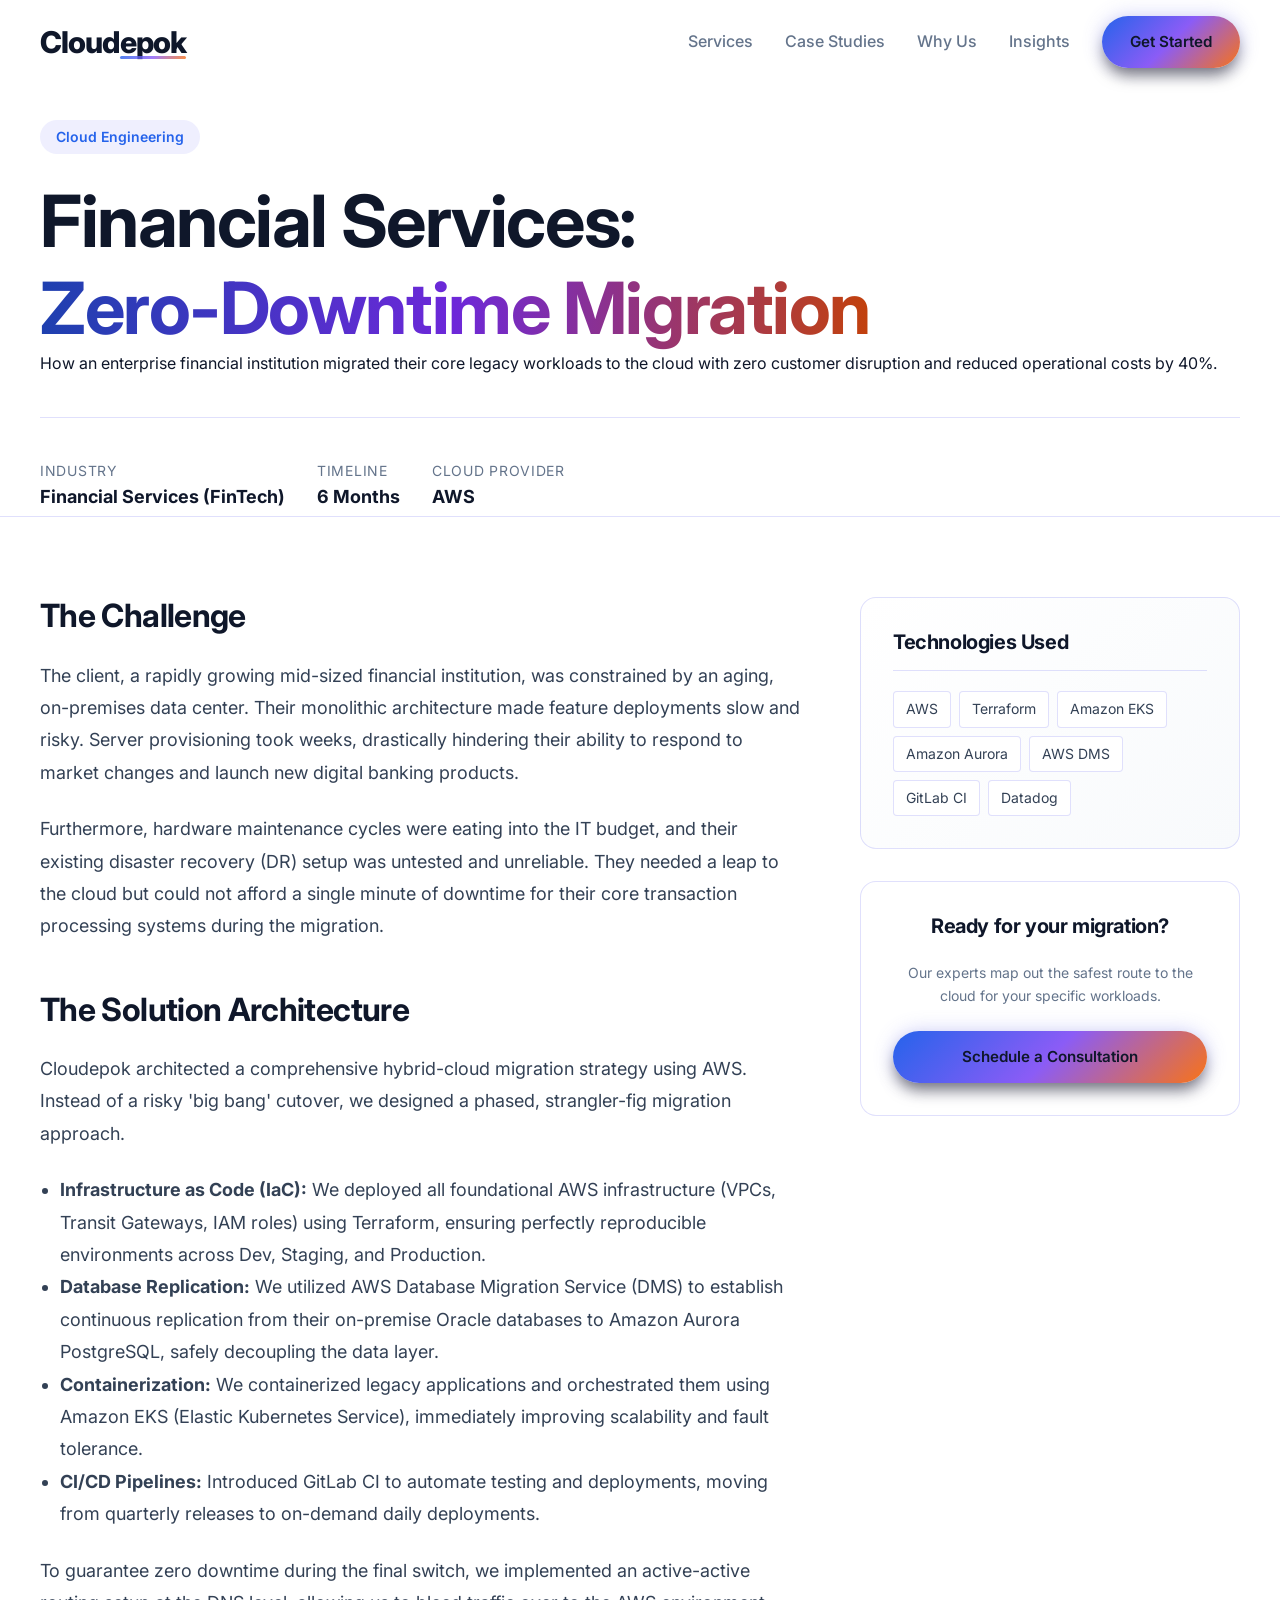
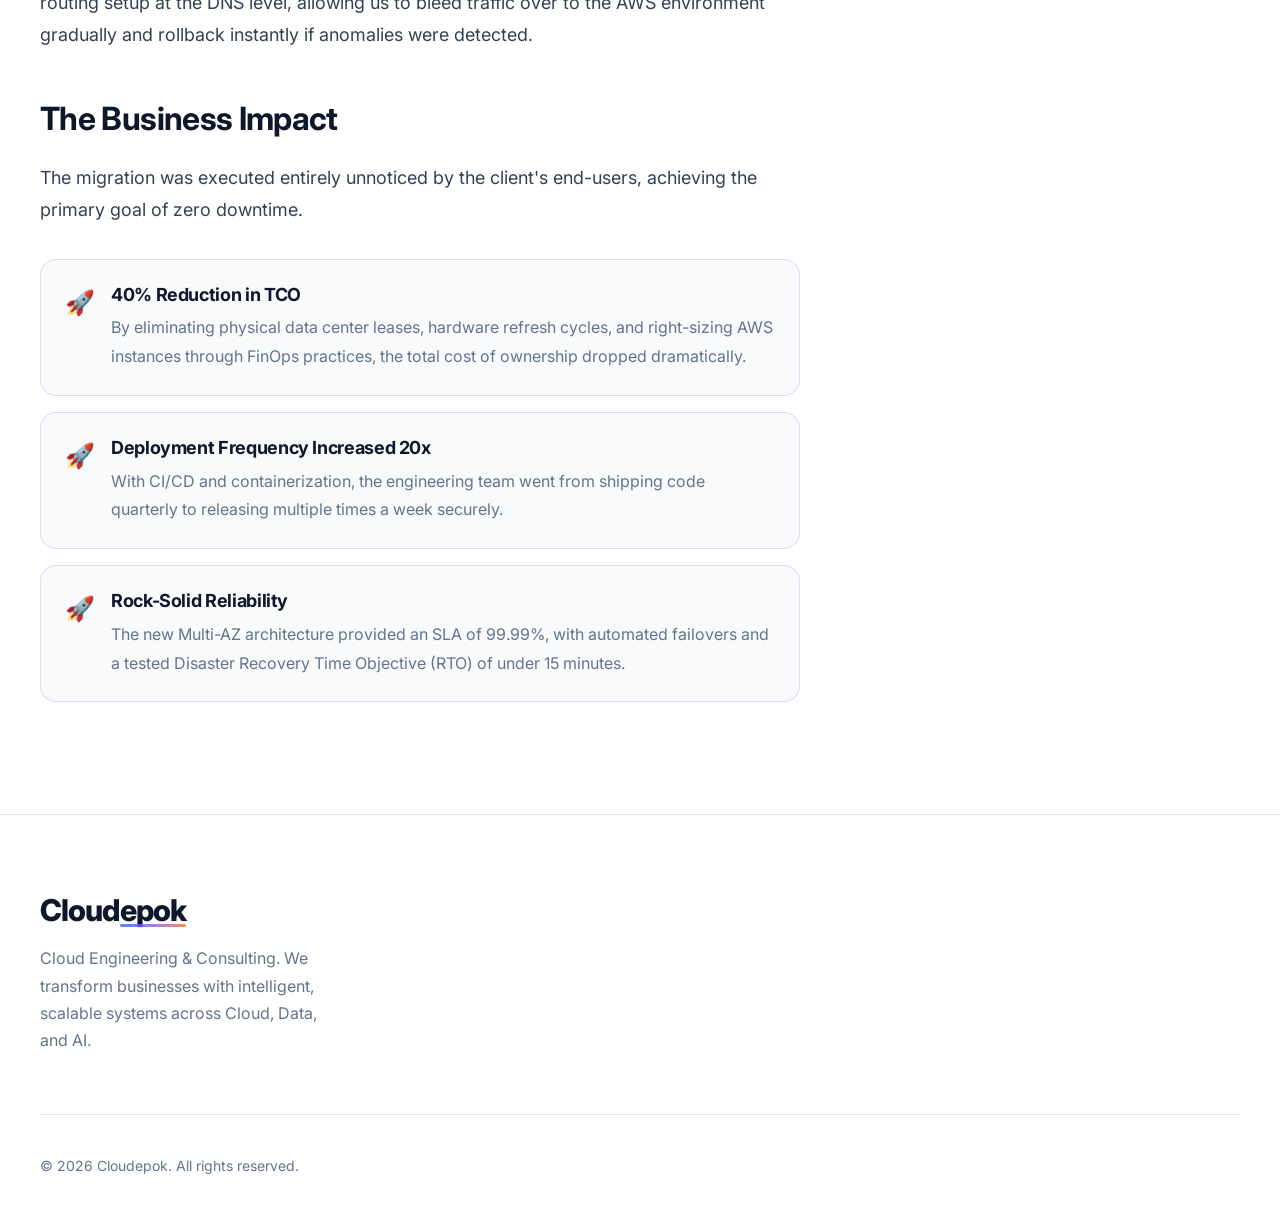
<file: case-study-cloud-migration.html>
<!DOCTYPE html>
<html lang="en">

<head>
    <meta charset="UTF-8">
    <meta name="viewport" content="width=device-width, initial-scale=1.0">
    <title>Case Study: Cloud Migration | Cloudepok</title>
    <meta name="description"
        content="Read how Cloudepok transformed a legacy on-premises infrastructure into a highly scalable, secure, and cost-efficient cloud environment.">

    <link rel="icon" type="image/svg+xml"
        href="data:image/svg+xml,<svg xmlns='http://www.w3.org/2000/svg' viewBox='0 0 100 100'><defs><linearGradient id='g' x1='0%' y1='0%' x2='100%' y2='100%'><stop offset='0%' stop-color='%236366F1'/><stop offset='100%' stop-color='%2306B6D4'/></linearGradient></defs><rect width='100' height='100' rx='20' fill='url(%23g)'/><text x='50' y='68' font-size='50' fill='white' text-anchor='middle' font-family='sans-serif' font-weight='bold'>C</text></svg>">

    <link rel="preconnect" href="https://fonts.googleapis.com">
    <link rel="preconnect" href="https://fonts.gstatic.com" crossorigin>
    <link href="https://fonts.googleapis.com/css2?family=Inter:wght@400;500;600;700;800&display=swap" rel="stylesheet">
    <link rel="stylesheet" href="styles.css">
    <style>
        .page-hero {
            min-height: 50vh;
            display: flex;
            align-items: center;
            padding-top: 120px;
            text-align: left;
            border-bottom: 1px solid var(--border-color);
        }

        .hero-label {
            display: inline-block;
            padding: 6px 16px;
            background: rgba(99, 102, 241, 0.1);
            color: var(--brand-primary);
            border-radius: 20px;
            font-size: 0.875rem;
            font-weight: 600;
            margin-bottom: 24px;
        }

        .cs-meta {
            display: flex;
            gap: 32px;
            margin-top: 40px;
            padding-top: 40px;
            border-top: 1px solid var(--border-color);
        }

        .cs-meta-item strong {
            display: block;
            color: var(--text-primary);
            font-size: 1.125rem;
            margin-bottom: 4px;
        }

        .cs-meta-item span {
            color: var(--text-muted);
            font-size: 0.875rem;
            text-transform: uppercase;
            letter-spacing: 0.05em;
        }

        .content-section {
            padding: 80px 0;
        }

        .cs-grid {
            display: grid;
            grid-template-columns: 2fr 1fr;
            gap: 60px;
        }

        .cs-main h2 {
            font-size: 2rem;
            margin-top: 48px;
            margin-bottom: 24px;
            color: var(--text-primary);
        }

        .cs-main h2:first-child {
            margin-top: 0;
        }

        .cs-main p {
            color: var(--text-secondary);
            font-size: 1.125rem;
            line-height: 1.8;
            margin-bottom: 24px;
        }

        .impact-list {
            list-style: none;
            padding: 0;
            display: grid;
            gap: 16px;
            margin: 32px 0;
        }

        .impact-list li {
            display: flex;
            align-items: flex-start;
            gap: 16px;
            background: var(--bg-secondary);
            padding: 24px;
            border-radius: var(--border-radius);
            border: 1px solid var(--border-color);
        }

        .impact-list li::before {
            content: '🚀';
            font-size: 1.5rem;
        }

        .impact-content h4 {
            margin-bottom: 8px;
            color: var(--text-primary);
            font-size: 1.125rem;
        }

        .impact-content p {
            margin: 0;
            font-size: 1rem;
            color: var(--text-muted);
        }

        .cs-sidebar {
            position: sticky;
            top: 100px;
        }

        .cs-card {
            background: var(--gradient-card);
            border: 1px solid var(--border-color);
            border-radius: var(--border-radius);
            padding: 32px;
            margin-bottom: 32px;
        }

        .cs-card h3 {
            font-size: 1.25rem;
            margin-bottom: 20px;
            padding-bottom: 16px;
            border-bottom: 1px solid var(--border-color);
        }

        .tech-tags {
            display: flex;
            flex-wrap: wrap;
            gap: 8px;
        }

        .tech-tag {
            background: var(--bg-primary);
            border: 1px solid var(--border-color);
            padding: 6px 12px;
            border-radius: 4px;
            font-size: 0.875rem;
            color: var(--text-secondary);
        }

        @media (max-width: 992px) {
            .cs-grid {
                grid-template-columns: 1fr;
            }

            .cs-sidebar {
                position: static;
            }
        }
    </style>
</head>

<body>
    <!-- Header -->
    <header class="header" id="header">
        <div class="container">
            <a href="index.html" class="logo">
                <span>Cloud<span>epok</span></span>
            </a>

            <nav class="nav">
                <ul class="nav-links">
                    <li><a href="index.html#services">Services</a></li>
                    <li><a href="case-studies.html">Case Studies</a></li>
                    <li><a href="index.html#features">Why Us</a></li>
                    <li><a href="index.html#insights">Insights</a></li>
                </ul>
                <a href="index.html#contact" class="btn btn-primary">Get Started</a>
            </nav>

            <button class="menu-toggle" id="menuToggle">
                <span></span><span></span><span></span>
            </button>
        </div>
    </header>

    <!-- Mobile Navigation -->
    <nav class="mobile-nav" id="mobileNav">
        <a href="index.html#services">Services</a>
        <a href="case-studies.html">Case Studies</a>
        <a href="index.html#features">Why Us</a>
        <a href="index.html#insights">Insights</a>
        <a href="index.html#contact" class="btn btn-primary">Get Started</a>
    </nav>

    <!-- Hero -->
    <section class="page-hero">
        <div class="container reveal">
            <span class="hero-label">Cloud Engineering</span>
            <h1>Financial Services: <br><span class="text-gradient">Zero-Downtime Migration</span></h1>
            <p>How an enterprise financial institution migrated their core legacy workloads to the cloud with zero
                customer disruption and reduced operational costs by 40%.</p>

            <div class="cs-meta">
                <div class="cs-meta-item">
                    <span>Industry</span>
                    <strong>Financial Services (FinTech)</strong>
                </div>
                <div class="cs-meta-item">
                    <span>Timeline</span>
                    <strong>6 Months</strong>
                </div>
                <div class="cs-meta-item">
                    <span>Cloud Provider</span>
                    <strong>AWS</strong>
                </div>
            </div>
        </div>
    </section>

    <!-- Content -->
    <section class="content-section">
        <div class="container">
            <div class="cs-grid">
                <div class="cs-main reveal">
                    <h2>The Challenge</h2>
                    <p>The client, a rapidly growing mid-sized financial institution, was constrained by an aging,
                        on-premises data center. Their monolithic architecture made feature deployments slow and risky.
                        Server provisioning took weeks, drastically hindering their ability to respond to market changes
                        and launch new digital banking products.</p>
                    <p>Furthermore, hardware maintenance cycles were eating into the IT budget, and their existing
                        disaster recovery (DR) setup was untested and unreliable. They needed a leap to the cloud but
                        could not afford a single minute of downtime for their core transaction processing systems
                        during the migration.</p>

                    <h2>The Solution Architecture</h2>
                    <p>Cloudepok architected a comprehensive hybrid-cloud migration strategy using AWS. Instead of a
                        risky 'big bang' cutover, we designed a phased, strangler-fig migration approach.</p>

                    <ul
                        style="color: var(--text-secondary); font-size: 1.125rem; line-height: 1.8; margin-bottom: 24px; padding-left: 20px;">
                        <li><strong>Infrastructure as Code (IaC):</strong> We deployed all foundational AWS
                            infrastructure (VPCs, Transit Gateways, IAM roles) using Terraform, ensuring perfectly
                            reproducible environments across Dev, Staging, and Production.</li>
                        <li><strong>Database Replication:</strong> We utilized AWS Database Migration Service (DMS) to
                            establish continuous replication from their on-premise Oracle databases to Amazon Aurora
                            PostgreSQL, safely decoupling the data layer.</li>
                        <li><strong>Containerization:</strong> We containerized legacy applications and orchestrated
                            them using Amazon EKS (Elastic Kubernetes Service), immediately improving scalability and
                            fault tolerance.</li>
                        <li><strong>CI/CD Pipelines:</strong> Introduced GitLab CI to automate testing and deployments,
                            moving from quarterly releases to on-demand daily deployments.</li>
                    </ul>

                    <p>To guarantee zero downtime during the final switch, we implemented an active-active routing setup
                        at the DNS level, allowing us to bleed traffic over to the AWS environment gradually and
                        rollback instantly if anomalies were detected.</p>

                    <h2>The Business Impact</h2>
                    <p>The migration was executed entirely unnoticed by the client's end-users, achieving the primary
                        goal of zero downtime.</p>

                    <ul class="impact-list">
                        <li>
                            <div class="impact-content">
                                <h4>40% Reduction in TCO</h4>
                                <p>By eliminating physical data center leases, hardware refresh cycles, and right-sizing
                                    AWS instances through FinOps practices, the total cost of ownership dropped
                                    dramatically.</p>
                            </div>
                        </li>
                        <li>
                            <div class="impact-content">
                                <h4>Deployment Frequency Increased 20x</h4>
                                <p>With CI/CD and containerization, the engineering team went from shipping code
                                    quarterly to releasing multiple times a week securely.</p>
                            </div>
                        </li>
                        <li>
                            <div class="impact-content">
                                <h4>Rock-Solid Reliability</h4>
                                <p>The new Multi-AZ architecture provided an SLA of 99.99%, with automated failovers and
                                    a tested Disaster Recovery Time Objective (RTO) of under 15 minutes.</p>
                            </div>
                        </li>
                    </ul>
                </div>

                <div class="cs-sidebar reveal">
                    <div class="cs-card">
                        <h3>Technologies Used</h3>
                        <div class="tech-tags">
                            <span class="tech-tag">AWS</span>
                            <span class="tech-tag">Terraform</span>
                            <span class="tech-tag">Amazon EKS</span>
                            <span class="tech-tag">Amazon Aurora</span>
                            <span class="tech-tag">AWS DMS</span>
                            <span class="tech-tag">GitLab CI</span>
                            <span class="tech-tag">Datadog</span>
                        </div>
                    </div>

                    <div class="cs-card" style="background: var(--bg-primary); text-align: center;">
                        <h3 style="border: none; margin-bottom: 8px;">Ready for your migration?</h3>
                        <p style="color: var(--text-muted); font-size: 0.875rem; margin-bottom: 24px;">Our experts map
                            out the safest route to the cloud for your specific workloads.</p>
                        <a href="index.html#contact" class="btn btn-primary" style="width: 100%;">Schedule a
                            Consultation</a>
                    </div>
                </div>
            </div>
        </div>
    </section>

    <!-- Footer -->
    <footer class="footer">
        <div class="container">
            <div class="footer-grid">
                <div class="footer-brand">
                    <a href="index.html" class="logo">
                        <span>Cloud<span>epok</span></span>
                    </a>
                    <p>Cloud Engineering & Consulting. We transform businesses with intelligent, scalable systems across
                        Cloud, Data, and AI.</p>
                </div>
                <!-- Standard Footer columns omitted for brevity in demo, keeping it clean -->
            </div>
            <div class="footer-bottom">
                <p>© 2026 Cloudepok. All rights reserved.</p>
            </div>
        </div>
    </footer>

    <script>
        const header = document.getElementById('header');
        window.addEventListener('scroll', () => { header.classList.toggle('scrolled', window.scrollY > 50); });
        const menuToggle = document.getElementById('menuToggle');
        const mobileNav = document.getElementById('mobileNav');
        menuToggle.addEventListener('click', () => { mobileNav.classList.toggle('active'); menuToggle.classList.toggle('active'); });
        const revealElements = document.querySelectorAll('.reveal');
        const revealObserver = new IntersectionObserver((entries) => { entries.forEach(entry => { if (entry.isIntersecting) { entry.target.classList.add('active'); revealObserver.unobserve(entry.target); } }); }, { threshold: 0.1, rootMargin: '0px 0px -50px 0px' });
        revealElements.forEach(el => revealObserver.observe(el));
    </script>
</body>

</html>
</file>
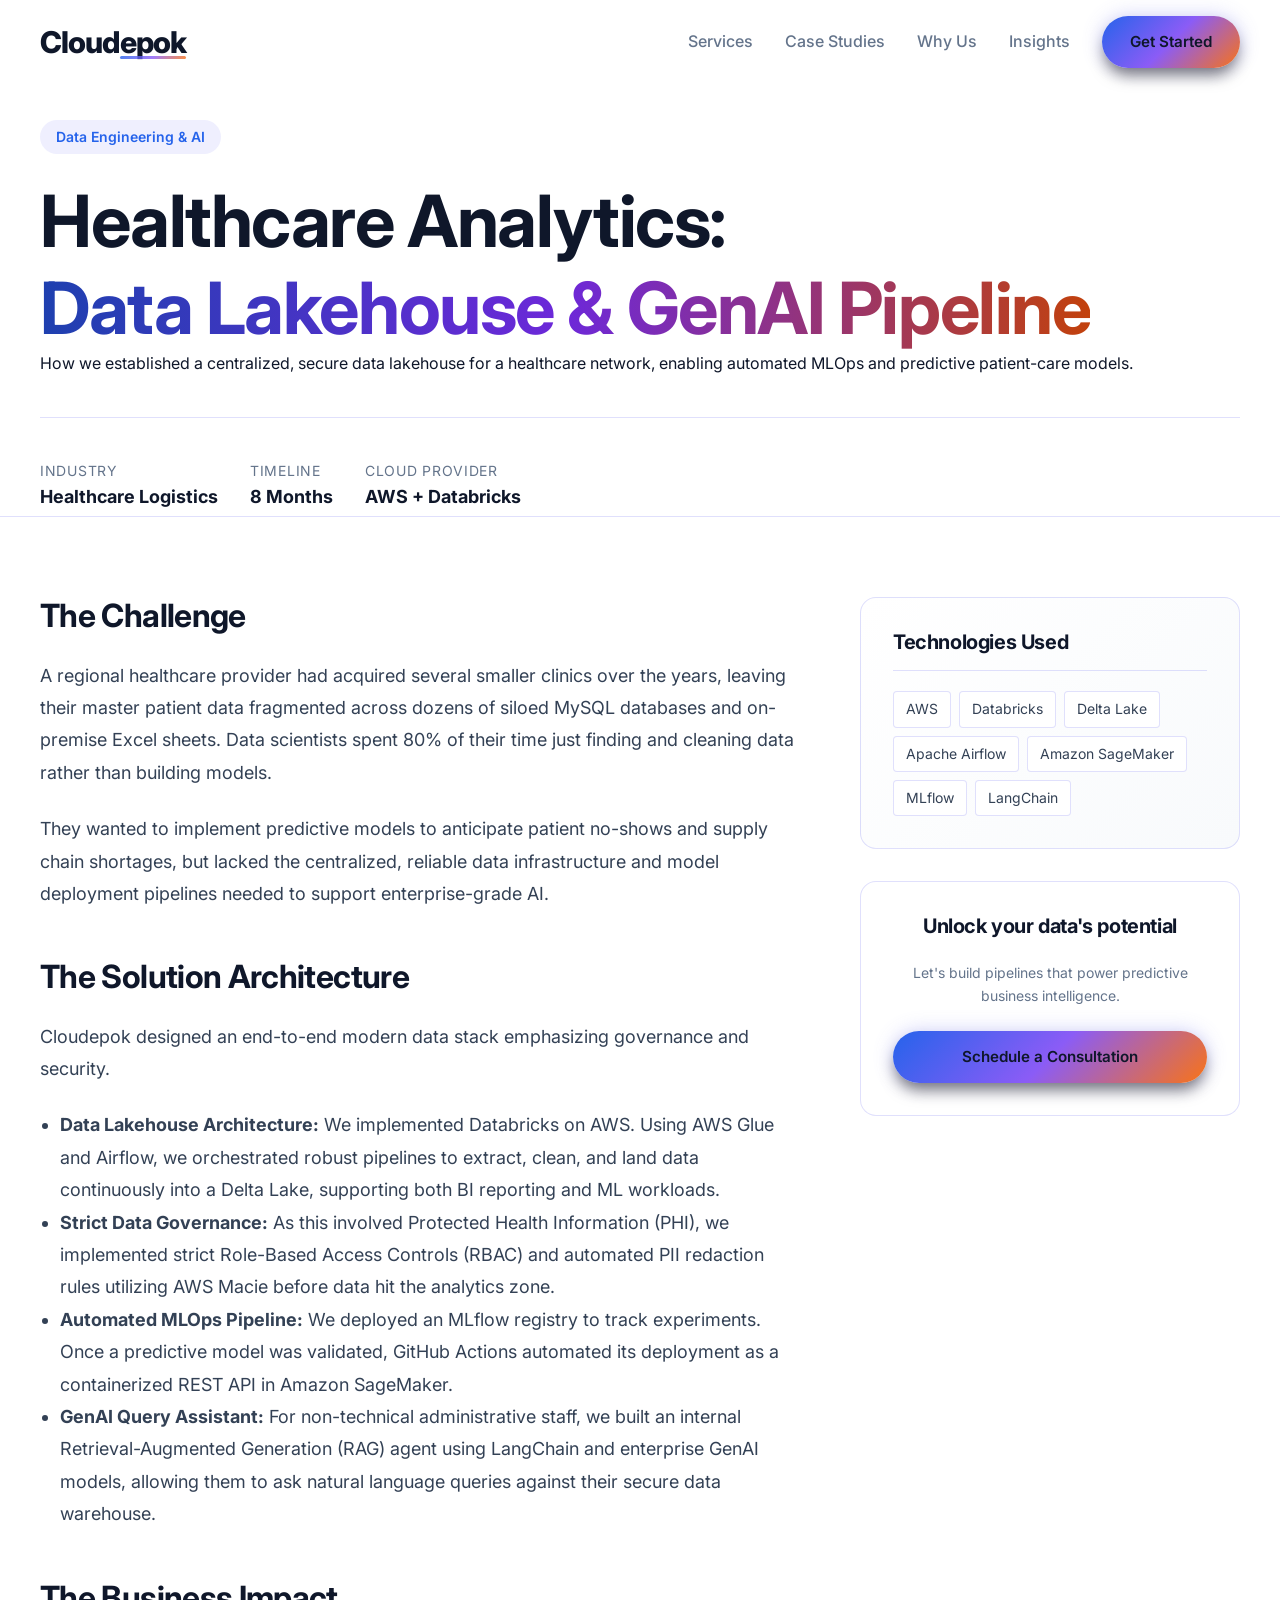
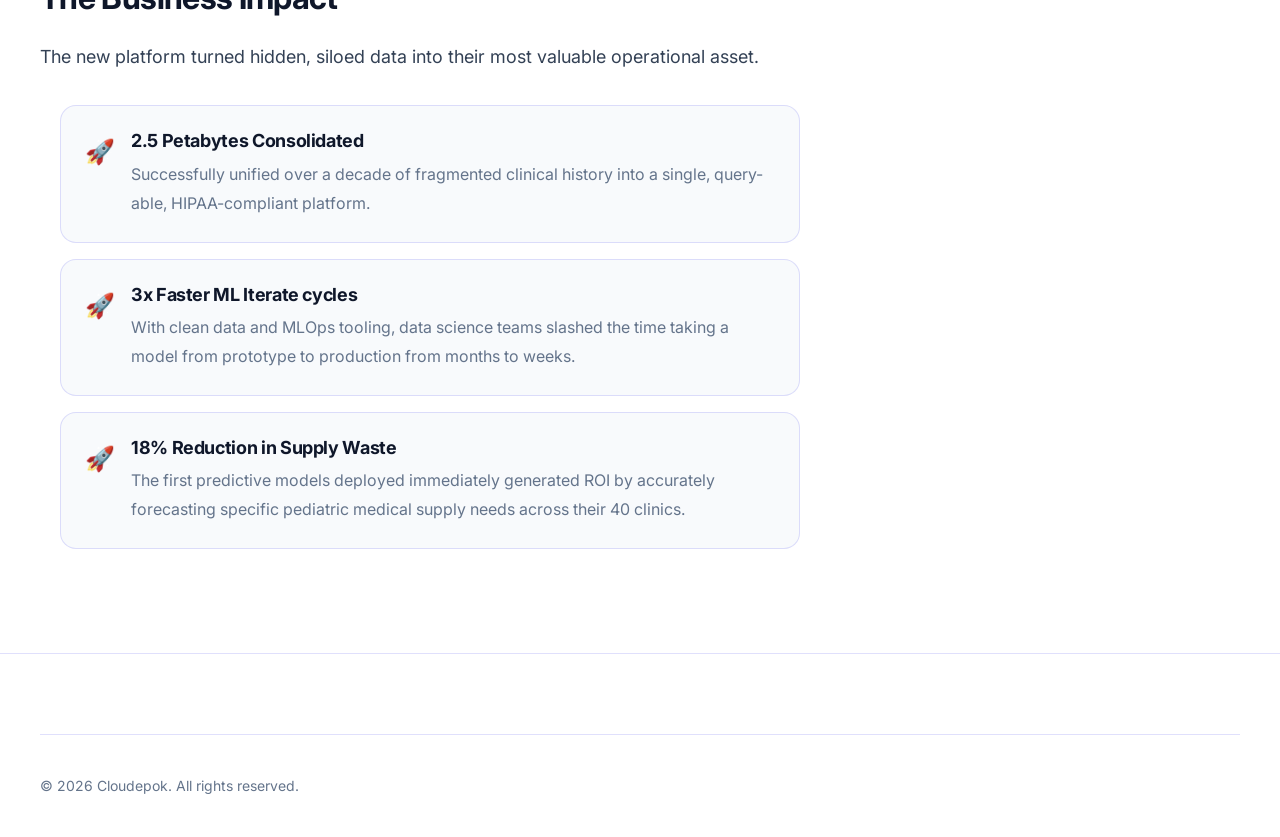
<file: case-study-data-ml.html>
<!DOCTYPE html>
<html lang="en">

<head>
    <meta charset="UTF-8">
    <meta name="viewport" content="width=device-width, initial-scale=1.0">
    <title>Case Study: Data Platform & ML Pipeline | Cloudepok</title>
    <meta name="description"
        content="Read how Cloudepok built a centralized data lakehouse and established MLOps pipelines to launch predictive AI for a healthcare provider.">
    <link rel="icon" type="image/svg+xml"
        href="data:image/svg+xml,<svg xmlns='http://www.w3.org/2000/svg' viewBox='0 0 100 100'><defs><linearGradient id='g' x1='0%' y1='0%' x2='100%' y2='100%'><stop offset='0%' stop-color='%236366F1'/><stop offset='100%' stop-color='%2306B6D4'/></linearGradient></defs><rect width='100' height='100' rx='20' fill='url(%23g)'/><text x='50' y='68' font-size='50' fill='white' text-anchor='middle' font-family='sans-serif' font-weight='bold'>C</text></svg>">
    <link rel="preconnect" href="https://fonts.googleapis.com">
    <link rel="preconnect" href="https://fonts.gstatic.com" crossorigin>
    <link href="https://fonts.googleapis.com/css2?family=Inter:wght@400;500;600;700;800&display=swap" rel="stylesheet">
    <link rel="stylesheet" href="styles.css">

    <style>
        .page-hero {
            min-height: 50vh;
            display: flex;
            align-items: center;
            padding-top: 120px;
            text-align: left;
            border-bottom: 1px solid var(--border-color);
        }

        .hero-label {
            display: inline-block;
            padding: 6px 16px;
            background: rgba(99, 102, 241, 0.1);
            color: var(--brand-primary);
            border-radius: 20px;
            font-size: 0.875rem;
            font-weight: 600;
            margin-bottom: 24px;
        }

        .cs-meta {
            display: flex;
            gap: 32px;
            margin-top: 40px;
            padding-top: 40px;
            border-top: 1px solid var(--border-color);
        }

        .cs-meta-item strong {
            display: block;
            color: var(--text-primary);
            font-size: 1.125rem;
            margin-bottom: 4px;
        }

        .cs-meta-item span {
            color: var(--text-muted);
            font-size: 0.875rem;
            text-transform: uppercase;
            letter-spacing: 0.05em;
        }

        .content-section {
            padding: 80px 0;
        }

        .cs-grid {
            display: grid;
            grid-template-columns: 2fr 1fr;
            gap: 60px;
        }

        .cs-main h2 {
            font-size: 2rem;
            margin-top: 48px;
            margin-bottom: 24px;
            color: var(--text-primary);
        }

        .cs-main h2:first-child {
            margin-top: 0;
        }

        .cs-main p,
        .cs-main ul {
            color: var(--text-secondary);
            font-size: 1.125rem;
            line-height: 1.8;
            margin-bottom: 24px;
        }

        .cs-main ul {
            padding-left: 20px;
        }

        .impact-list {
            list-style: none;
            padding: 0;
            display: grid;
            gap: 16px;
            margin: 32px 0;
        }

        .impact-list li {
            display: flex;
            align-items: flex-start;
            gap: 16px;
            background: var(--bg-secondary);
            padding: 24px;
            border-radius: var(--border-radius);
            border: 1px solid var(--border-color);
        }

        .impact-list li::before {
            content: '🚀';
            font-size: 1.5rem;
        }

        .impact-content h4 {
            margin-bottom: 8px;
            color: var(--text-primary);
            font-size: 1.125rem;
        }

        .impact-content p {
            margin: 0;
            font-size: 1rem;
            color: var(--text-muted);
        }

        .cs-sidebar {
            position: sticky;
            top: 100px;
        }

        .cs-card {
            background: var(--gradient-card);
            border: 1px solid var(--border-color);
            border-radius: var(--border-radius);
            padding: 32px;
            margin-bottom: 32px;
        }

        .cs-card h3 {
            font-size: 1.25rem;
            margin-bottom: 20px;
            padding-bottom: 16px;
            border-bottom: 1px solid var(--border-color);
        }

        .tech-tags {
            display: flex;
            flex-wrap: wrap;
            gap: 8px;
        }

        .tech-tag {
            background: var(--bg-primary);
            border: 1px solid var(--border-color);
            padding: 6px 12px;
            border-radius: 4px;
            font-size: 0.875rem;
            color: var(--text-secondary);
        }

        @media (max-width: 992px) {
            .cs-grid {
                grid-template-columns: 1fr;
            }

            .cs-sidebar {
                position: static;
            }
        }
    </style>
</head>

<body>
    <!-- Header -->
    <header class="header" id="header">
        <div class="container">
            <a href="index.html" class="logo"><span>Cloud<span>epok</span></span></a>
            <nav class="nav">
                <ul class="nav-links">
                    <li><a href="index.html#services">Services</a></li>
                    <li><a href="case-studies.html">Case Studies</a></li>
                    <li><a href="index.html#features">Why Us</a></li>
                    <li><a href="index.html#insights">Insights</a></li>
                </ul>
                <a href="index.html#contact" class="btn btn-primary">Get Started</a>
            </nav>
            <button class="menu-toggle" id="menuToggle"><span></span><span></span><span></span></button>
        </div>
    </header>

    <section class="page-hero">
        <div class="container reveal">
            <span class="hero-label">Data Engineering & AI</span>
            <h1>Healthcare Analytics: <br><span class="text-gradient">Data Lakehouse & GenAI Pipeline</span></h1>
            <p>How we established a centralized, secure data lakehouse for a healthcare network, enabling automated
                MLOps and predictive patient-care models.</p>

            <div class="cs-meta">
                <div class="cs-meta-item">
                    <span>Industry</span>
                    <strong>Healthcare Logistics</strong>
                </div>
                <div class="cs-meta-item">
                    <span>Timeline</span>
                    <strong>8 Months</strong>
                </div>
                <div class="cs-meta-item">
                    <span>Cloud Provider</span>
                    <strong>AWS + Databricks</strong>
                </div>
            </div>
        </div>
    </section>

    <section class="content-section">
        <div class="container">
            <div class="cs-grid">
                <div class="cs-main reveal">
                    <h2>The Challenge</h2>
                    <p>A regional healthcare provider had acquired several smaller clinics over the years, leaving their
                        master patient data fragmented across dozens of siloed MySQL databases and on-premise Excel
                        sheets. Data scientists spent 80% of their time just finding and cleaning data rather than
                        building models.</p>
                    <p>They wanted to implement predictive models to anticipate patient no-shows and supply chain
                        shortages, but lacked the centralized, reliable data infrastructure and model deployment
                        pipelines needed to support enterprise-grade AI.</p>

                    <h2>The Solution Architecture</h2>
                    <p>Cloudepok designed an end-to-end modern data stack emphasizing governance and security.</p>

                    <ul>
                        <li><strong>Data Lakehouse Architecture:</strong> We implemented Databricks on AWS. Using AWS
                            Glue and Airflow, we orchestrated robust pipelines to extract, clean, and land data
                            continuously into a Delta Lake, supporting both BI reporting and ML workloads.</li>
                        <li><strong>Strict Data Governance:</strong> As this involved Protected Health Information
                            (PHI), we implemented strict Role-Based Access Controls (RBAC) and automated PII redaction
                            rules utilizing AWS Macie before data hit the analytics zone.</li>
                        <li><strong>Automated MLOps Pipeline:</strong> We deployed an MLflow registry to track
                            experiments. Once a predictive model was validated, GitHub Actions automated its deployment
                            as a containerized REST API in Amazon SageMaker.</li>
                        <li><strong>GenAI Query Assistant:</strong> For non-technical administrative staff, we built an
                            internal Retrieval-Augmented Generation (RAG) agent using LangChain and enterprise GenAI
                            models, allowing them to ask natural language queries against their secure data warehouse.
                        </li>
                    </ul>

                    <h2>The Business Impact</h2>
                    <p>The new platform turned hidden, siloed data into their most valuable operational asset.</p>

                    <ul class="impact-list">
                        <li>
                            <div class="impact-content">
                                <h4>2.5 Petabytes Consolidated</h4>
                                <p>Successfully unified over a decade of fragmented clinical history into a single,
                                    query-able, HIPAA-compliant platform.</p>
                            </div>
                        </li>
                        <li>
                            <div class="impact-content">
                                <h4>3x Faster ML Iterate cycles</h4>
                                <p>With clean data and MLOps tooling, data science teams slashed the time taking a model
                                    from prototype to production from months to weeks.</p>
                            </div>
                        </li>
                        <li>
                            <div class="impact-content">
                                <h4>18% Reduction in Supply Waste</h4>
                                <p>The first predictive models deployed immediately generated ROI by accurately
                                    forecasting specific pediatric medical supply needs across their 40 clinics.</p>
                            </div>
                        </li>
                    </ul>
                </div>

                <div class="cs-sidebar reveal">
                    <div class="cs-card">
                        <h3>Technologies Used</h3>
                        <div class="tech-tags">
                            <span class="tech-tag">AWS</span>
                            <span class="tech-tag">Databricks</span>
                            <span class="tech-tag">Delta Lake</span>
                            <span class="tech-tag">Apache Airflow</span>
                            <span class="tech-tag">Amazon SageMaker</span>
                            <span class="tech-tag">MLflow</span>
                            <span class="tech-tag">LangChain</span>
                        </div>
                    </div>

                    <div class="cs-card" style="background: var(--bg-primary); text-align: center;">
                        <h3 style="border: none; margin-bottom: 8px;">Unlock your data's potential</h3>
                        <p style="color: var(--text-muted); font-size: 0.875rem; margin-bottom: 24px;">Let's build
                            pipelines that power predictive business intelligence.</p>
                        <a href="index.html#contact" class="btn btn-primary" style="width: 100%;">Schedule a
                            Consultation</a>
                    </div>
                </div>
            </div>
        </div>
    </section>

    <!-- Footer -->
    <footer class="footer">
        <div class="container">
            <div class="footer-bottom">
                <p>© 2026 Cloudepok. All rights reserved.</p>
            </div>
        </div>
    </footer>

    <script>
        const header = document.getElementById('header');
        window.addEventListener('scroll', () => { header.classList.toggle('scrolled', window.scrollY > 50); });
        const menuToggle = document.getElementById('menuToggle');
        const mobileNav = document.getElementById('mobileNav');
        menuToggle.addEventListener('click', () => { mobileNav.classList.toggle('active'); menuToggle.classList.toggle('active'); });
        const revealElements = document.querySelectorAll('.reveal');
        const revealObserver = new IntersectionObserver((entries) => { entries.forEach(entry => { if (entry.isIntersecting) { entry.target.classList.add('active'); revealObserver.unobserve(entry.target); } }); }, { threshold: 0.1, rootMargin: '0px 0px -50px 0px' });
        revealElements.forEach(el => revealObserver.observe(el));
    </script>
</body>

</html>
</file>
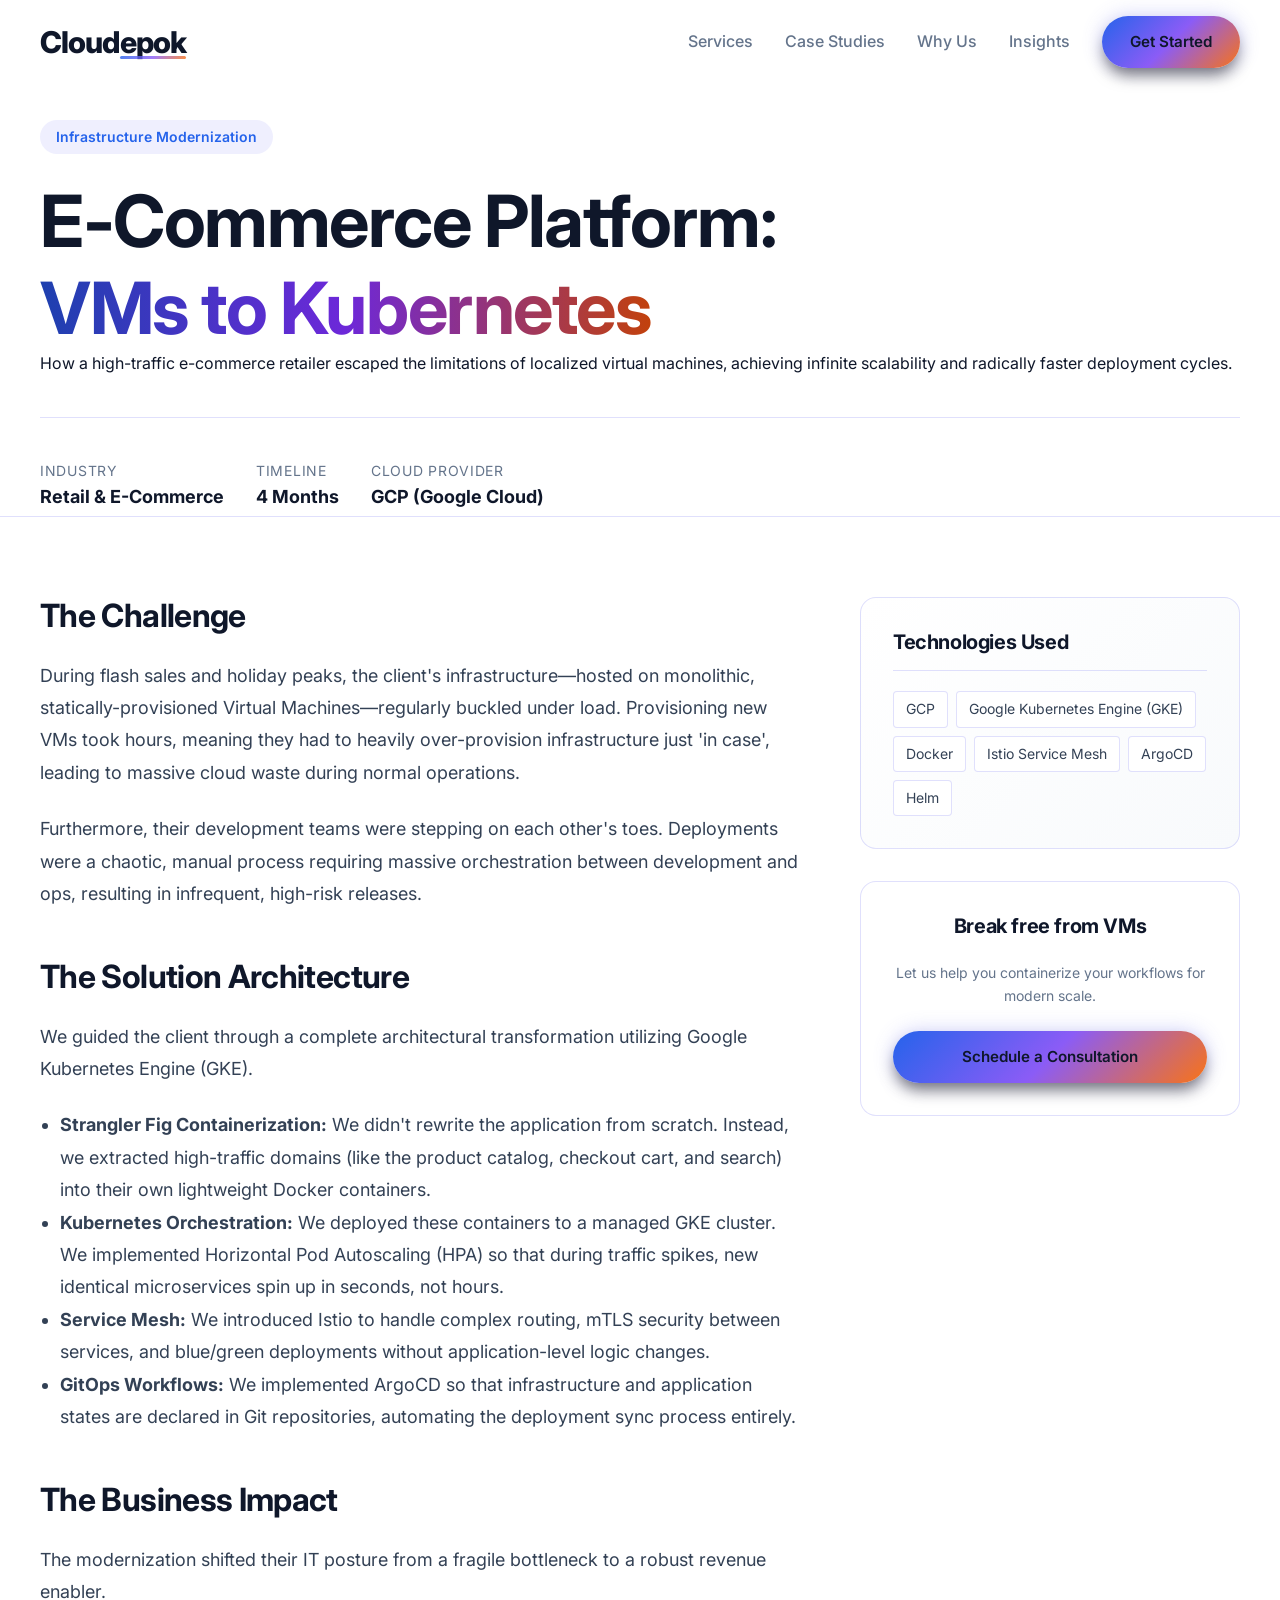
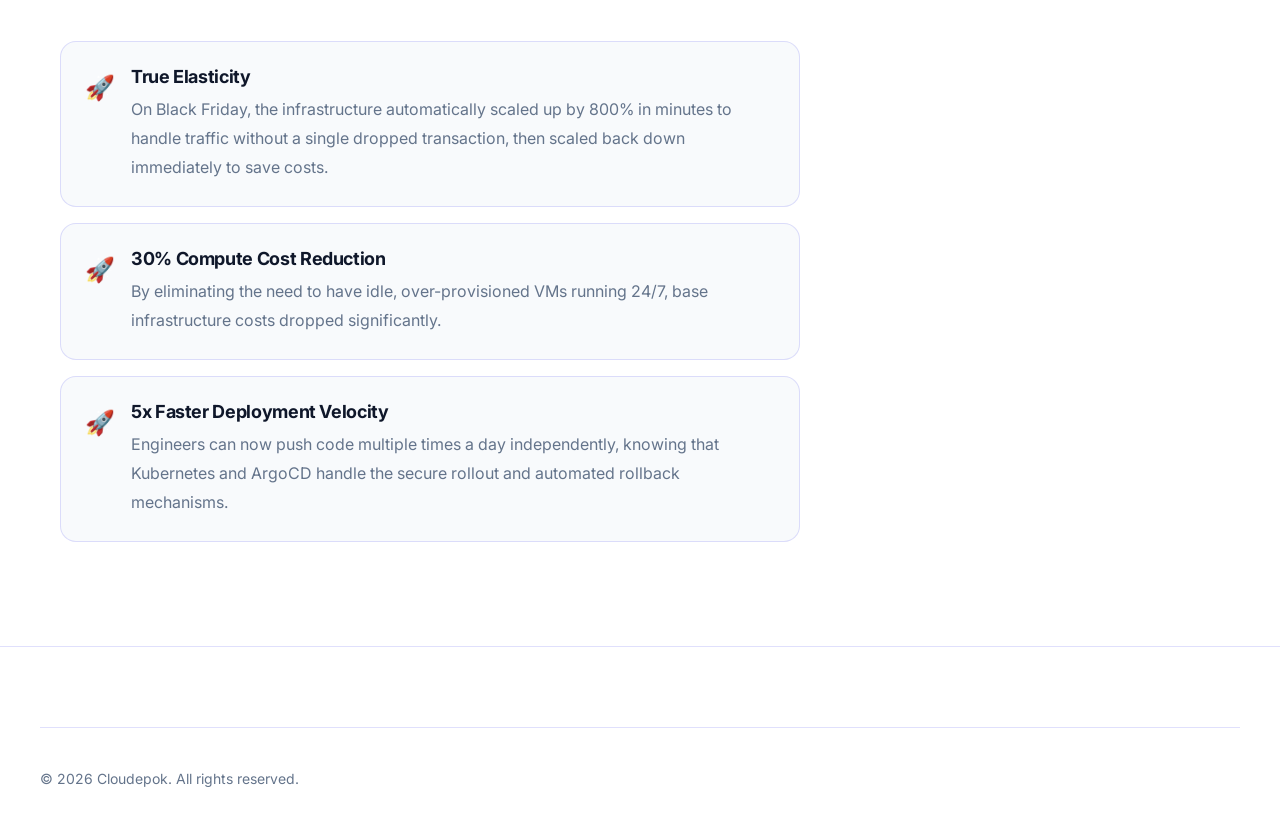
<file: case-study-kubernetes.html>
<!DOCTYPE html>
<html lang="en">

<head>
    <meta charset="UTF-8">
    <meta name="viewport" content="width=device-width, initial-scale=1.0">
    <title>Case Study: VMs to Kubernetes | Cloudepok</title>
    <meta name="description"
        content="Read how Cloudepok modernized a legacy e-commerce platform by migrating from VMs to Kubernetes, enabling unprecedented scalability and rapid deployments.">
    <link rel="icon" type="image/svg+xml"
        href="data:image/svg+xml,<svg xmlns='http://www.w3.org/2000/svg' viewBox='0 0 100 100'><defs><linearGradient id='g' x1='0%' y1='0%' x2='100%' y2='100%'><stop offset='0%' stop-color='%236366F1'/><stop offset='100%' stop-color='%2306B6D4'/></linearGradient></defs><rect width='100' height='100' rx='20' fill='url(%23g)'/><text x='50' y='68' font-size='50' fill='white' text-anchor='middle' font-family='sans-serif' font-weight='bold'>C</text></svg>">
    <link rel="preconnect" href="https://fonts.googleapis.com">
    <link rel="preconnect" href="https://fonts.gstatic.com" crossorigin>
    <link href="https://fonts.googleapis.com/css2?family=Inter:wght@400;500;600;700;800&display=swap" rel="stylesheet">
    <link rel="stylesheet" href="styles.css">

    <!-- Using the same layout styles as the first case study -->
    <style>
        .page-hero {
            min-height: 50vh;
            display: flex;
            align-items: center;
            padding-top: 120px;
            text-align: left;
            border-bottom: 1px solid var(--border-color);
        }

        .hero-label {
            display: inline-block;
            padding: 6px 16px;
            background: rgba(99, 102, 241, 0.1);
            color: var(--brand-primary);
            border-radius: 20px;
            font-size: 0.875rem;
            font-weight: 600;
            margin-bottom: 24px;
        }

        .cs-meta {
            display: flex;
            gap: 32px;
            margin-top: 40px;
            padding-top: 40px;
            border-top: 1px solid var(--border-color);
        }

        .cs-meta-item strong {
            display: block;
            color: var(--text-primary);
            font-size: 1.125rem;
            margin-bottom: 4px;
        }

        .cs-meta-item span {
            color: var(--text-muted);
            font-size: 0.875rem;
            text-transform: uppercase;
            letter-spacing: 0.05em;
        }

        .content-section {
            padding: 80px 0;
        }

        .cs-grid {
            display: grid;
            grid-template-columns: 2fr 1fr;
            gap: 60px;
        }

        .cs-main h2 {
            font-size: 2rem;
            margin-top: 48px;
            margin-bottom: 24px;
            color: var(--text-primary);
        }

        .cs-main h2:first-child {
            margin-top: 0;
        }

        .cs-main p,
        .cs-main ul {
            color: var(--text-secondary);
            font-size: 1.125rem;
            line-height: 1.8;
            margin-bottom: 24px;
        }

        .cs-main ul {
            padding-left: 20px;
        }

        .impact-list {
            list-style: none;
            padding: 0;
            display: grid;
            gap: 16px;
            margin: 32px 0;
        }

        .impact-list li {
            display: flex;
            align-items: flex-start;
            gap: 16px;
            background: var(--bg-secondary);
            padding: 24px;
            border-radius: var(--border-radius);
            border: 1px solid var(--border-color);
        }

        .impact-list li::before {
            content: '🚀';
            font-size: 1.5rem;
        }

        .impact-content h4 {
            margin-bottom: 8px;
            color: var(--text-primary);
            font-size: 1.125rem;
        }

        .impact-content p {
            margin: 0;
            font-size: 1rem;
            color: var(--text-muted);
        }

        .cs-sidebar {
            position: sticky;
            top: 100px;
        }

        .cs-card {
            background: var(--gradient-card);
            border: 1px solid var(--border-color);
            border-radius: var(--border-radius);
            padding: 32px;
            margin-bottom: 32px;
        }

        .cs-card h3 {
            font-size: 1.25rem;
            margin-bottom: 20px;
            padding-bottom: 16px;
            border-bottom: 1px solid var(--border-color);
        }

        .tech-tags {
            display: flex;
            flex-wrap: wrap;
            gap: 8px;
        }

        .tech-tag {
            background: var(--bg-primary);
            border: 1px solid var(--border-color);
            padding: 6px 12px;
            border-radius: 4px;
            font-size: 0.875rem;
            color: var(--text-secondary);
        }

        @media (max-width: 992px) {
            .cs-grid {
                grid-template-columns: 1fr;
            }

            .cs-sidebar {
                position: static;
            }
        }
    </style>
</head>

<body>
    <!-- Header -->
    <header class="header" id="header">
        <div class="container">
            <a href="index.html" class="logo"><span>Cloud<span>epok</span></span></a>
            <nav class="nav">
                <ul class="nav-links">
                    <li><a href="index.html#services">Services</a></li>
                    <li><a href="case-studies.html">Case Studies</a></li>
                    <li><a href="index.html#features">Why Us</a></li>
                    <li><a href="index.html#insights">Insights</a></li>
                </ul>
                <a href="index.html#contact" class="btn btn-primary">Get Started</a>
            </nav>
            <button class="menu-toggle" id="menuToggle"><span></span><span></span><span></span></button>
        </div>
    </header>

    <section class="page-hero">
        <div class="container reveal">
            <span class="hero-label">Infrastructure Modernization</span>
            <h1>E-Commerce Platform: <br><span class="text-gradient">VMs to Kubernetes</span></h1>
            <p>How a high-traffic e-commerce retailer escaped the limitations of localized virtual machines, achieving
                infinite scalability and radically faster deployment cycles.</p>

            <div class="cs-meta">
                <div class="cs-meta-item">
                    <span>Industry</span>
                    <strong>Retail & E-Commerce</strong>
                </div>
                <div class="cs-meta-item">
                    <span>Timeline</span>
                    <strong>4 Months</strong>
                </div>
                <div class="cs-meta-item">
                    <span>Cloud Provider</span>
                    <strong>GCP (Google Cloud)</strong>
                </div>
            </div>
        </div>
    </section>

    <section class="content-section">
        <div class="container">
            <div class="cs-grid">
                <div class="cs-main reveal">
                    <h2>The Challenge</h2>
                    <p>During flash sales and holiday peaks, the client's infrastructure—hosted on monolithic,
                        statically-provisioned Virtual Machines—regularly buckled under load. Provisioning new VMs took
                        hours, meaning they had to heavily over-provision infrastructure just 'in case', leading to
                        massive cloud waste during normal operations.</p>
                    <p>Furthermore, their development teams were stepping on each other's toes. Deployments were a
                        chaotic, manual process requiring massive orchestration between development and ops, resulting
                        in infrequent, high-risk releases.</p>

                    <h2>The Solution Architecture</h2>
                    <p>We guided the client through a complete architectural transformation utilizing Google Kubernetes
                        Engine (GKE).</p>

                    <ul>
                        <li><strong>Strangler Fig Containerization:</strong> We didn't rewrite the application from
                            scratch. Instead, we extracted high-traffic domains (like the product catalog, checkout
                            cart, and search) into their own lightweight Docker containers.</li>
                        <li><strong>Kubernetes Orchestration:</strong> We deployed these containers to a managed GKE
                            cluster. We implemented Horizontal Pod Autoscaling (HPA) so that during traffic spikes, new
                            identical microservices spin up in seconds, not hours.</li>
                        <li><strong>Service Mesh:</strong> We introduced Istio to handle complex routing, mTLS security
                            between services, and blue/green deployments without application-level logic changes.</li>
                        <li><strong>GitOps Workflows:</strong> We implemented ArgoCD so that infrastructure and
                            application states are declared in Git repositories, automating the deployment sync process
                            entirely.</li>
                    </ul>

                    <h2>The Business Impact</h2>
                    <p>The modernization shifted their IT posture from a fragile bottleneck to a robust revenue enabler.
                    </p>

                    <ul class="impact-list">
                        <li>
                            <div class="impact-content">
                                <h4>True Elasticity</h4>
                                <p>On Black Friday, the infrastructure automatically scaled up by 800% in minutes to
                                    handle traffic without a single dropped transaction, then scaled back down
                                    immediately to save costs.</p>
                            </div>
                        </li>
                        <li>
                            <div class="impact-content">
                                <h4>30% Compute Cost Reduction</h4>
                                <p>By eliminating the need to have idle, over-provisioned VMs running 24/7, base
                                    infrastructure costs dropped significantly.</p>
                            </div>
                        </li>
                        <li>
                            <div class="impact-content">
                                <h4>5x Faster Deployment Velocity</h4>
                                <p>Engineers can now push code multiple times a day independently, knowing that
                                    Kubernetes and ArgoCD handle the secure rollout and automated rollback mechanisms.
                                </p>
                            </div>
                        </li>
                    </ul>
                </div>

                <div class="cs-sidebar reveal">
                    <div class="cs-card">
                        <h3>Technologies Used</h3>
                        <div class="tech-tags">
                            <span class="tech-tag">GCP</span>
                            <span class="tech-tag">Google Kubernetes Engine (GKE)</span>
                            <span class="tech-tag">Docker</span>
                            <span class="tech-tag">Istio Service Mesh</span>
                            <span class="tech-tag">ArgoCD</span>
                            <span class="tech-tag">Helm</span>
                        </div>
                    </div>

                    <div class="cs-card" style="background: var(--bg-primary); text-align: center;">
                        <h3 style="border: none; margin-bottom: 8px;">Break free from VMs</h3>
                        <p style="color: var(--text-muted); font-size: 0.875rem; margin-bottom: 24px;">Let us help you
                            containerize your workflows for modern scale.</p>
                        <a href="index.html#contact" class="btn btn-primary" style="width: 100%;">Schedule a
                            Consultation</a>
                    </div>
                </div>
            </div>
        </div>
    </section>

    <!-- Footer -->
    <footer class="footer">
        <div class="container">
            <div class="footer-bottom">
                <p>© 2026 Cloudepok. All rights reserved.</p>
            </div>
        </div>
    </footer>

    <script>
        const header = document.getElementById('header');
        window.addEventListener('scroll', () => { header.classList.toggle('scrolled', window.scrollY > 50); });
        const menuToggle = document.getElementById('menuToggle');
        const mobileNav = document.getElementById('mobileNav');
        menuToggle.addEventListener('click', () => { mobileNav.classList.toggle('active'); menuToggle.classList.toggle('active'); });
        const revealElements = document.querySelectorAll('.reveal');
        const revealObserver = new IntersectionObserver((entries) => { entries.forEach(entry => { if (entry.isIntersecting) { entry.target.classList.add('active'); revealObserver.unobserve(entry.target); } }); }, { threshold: 0.1, rootMargin: '0px 0px -50px 0px' });
        revealElements.forEach(el => revealObserver.observe(el));
    </script>
</body>

</html>
</file>
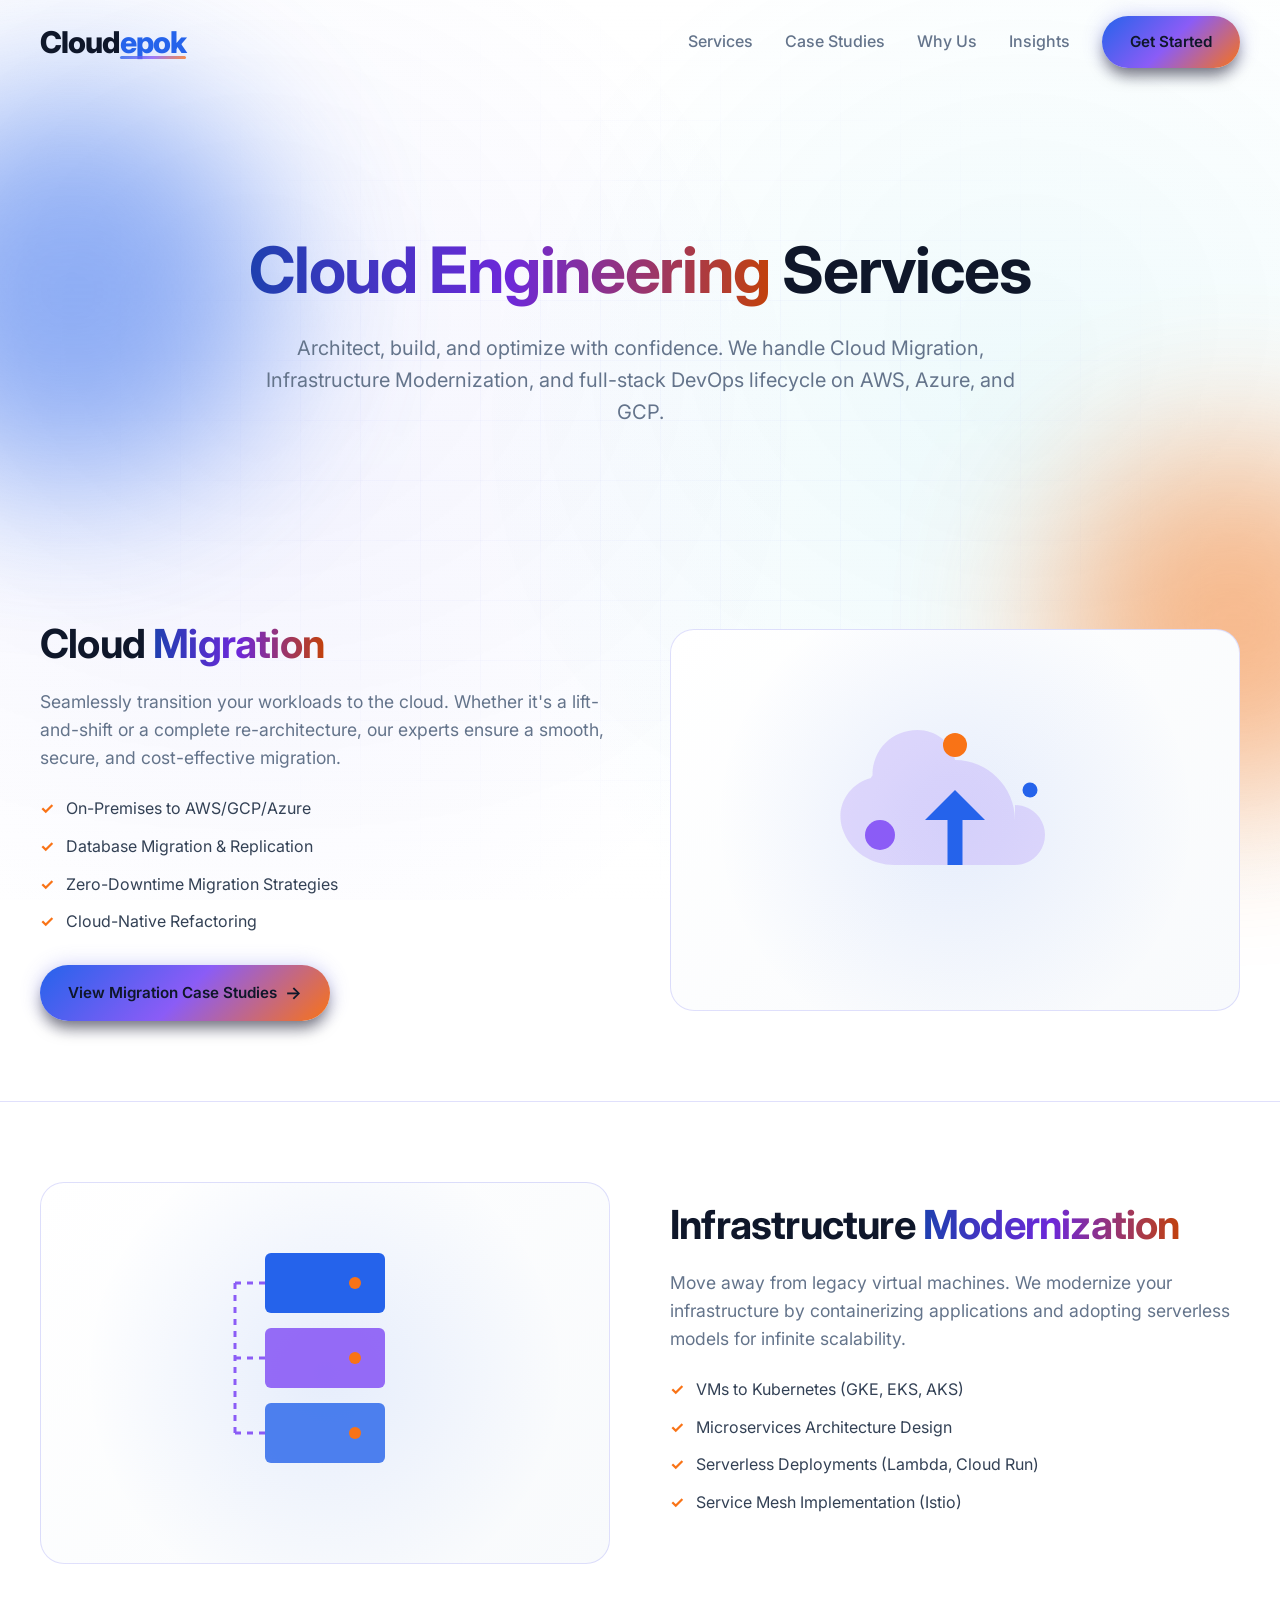
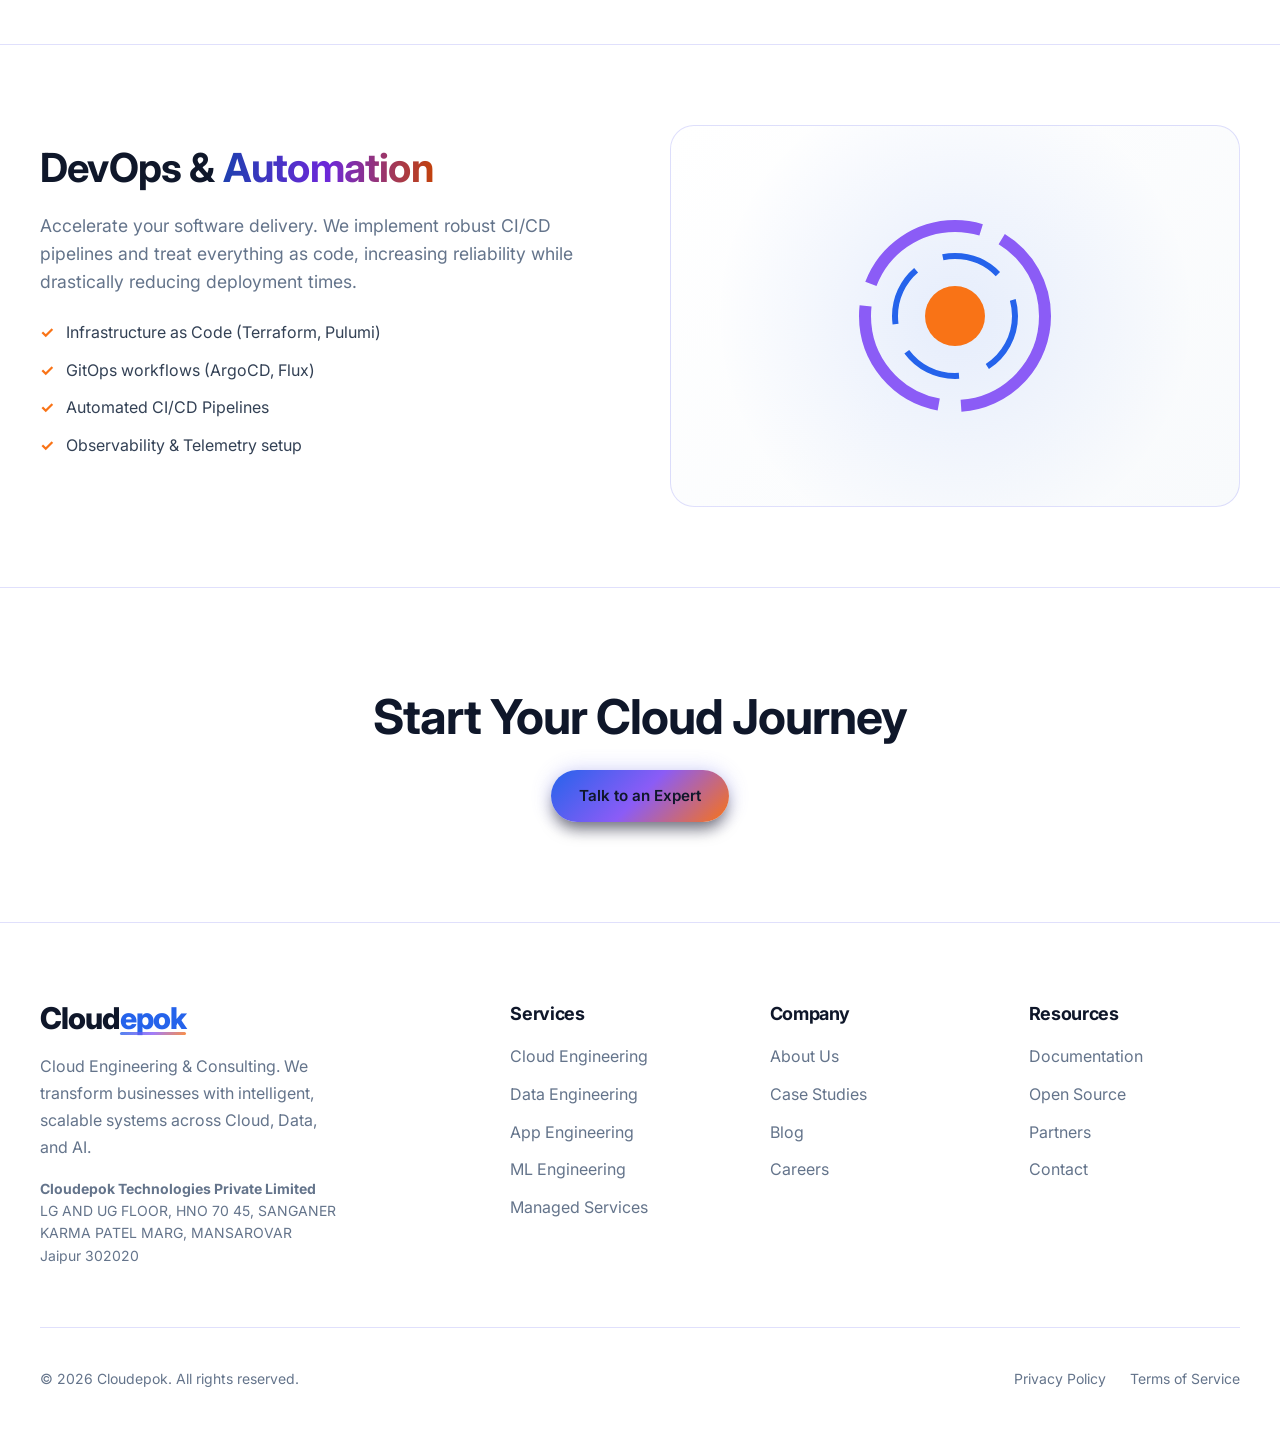
<file: cloud-engineering.html>
<!DOCTYPE html>
<html lang="en">

<head>
    <meta charset="UTF-8">
    <meta name="viewport" content="width=device-width, initial-scale=1.0">
    <title>Cloud Engineering | Cloudepok</title>
    <meta name="description"
        content="Cloud migration, infrastructure modernization, and DevOps. Build scalable, future-proof cloud environments with Cloudepok.">

    <link rel="icon" type="image/svg+xml"
        href="data:image/svg+xml,<svg xmlns='http://www.w3.org/2000/svg' viewBox='0 0 100 100'><defs><linearGradient id='g' x1='0%' y1='0%' x2='100%' y2='100%'><stop offset='0%' stop-color='%236366F1'/><stop offset='100%' stop-color='%2306B6D4'/></linearGradient></defs><rect width='100' height='100' rx='20' fill='url(%23g)'/><text x='50' y='68' font-size='50' fill='white' text-anchor='middle' font-family='sans-serif' font-weight='bold'>C</text></svg>">

    <link rel="preconnect" href="https://fonts.googleapis.com">
    <link rel="preconnect" href="https://fonts.gstatic.com" crossorigin>
    <link href="https://fonts.googleapis.com/css2?family=Inter:wght@400;500;600;700;800&display=swap" rel="stylesheet">
    <link rel="stylesheet" href="styles.css">
    <style>
        /* Page specific overrides */
        .page-hero {
            min-height: 60vh;
            display: flex;
            align-items: center;
            padding-top: 120px;
            text-align: center;
        }

        .page-hero h1 {
            font-size: clamp(2.5rem, 5vw, 4rem);
            margin-bottom: 24px;
        }

        .page-hero p {
            font-size: 1.25rem;
            color: var(--text-muted);
            max-width: 800px;
            margin: 0 auto;
        }

        .content-section {
            padding: 80px 0;
            border-bottom: 1px solid var(--border-color);
        }

        .content-grid {
            display: grid;
            grid-template-columns: 1fr 1fr;
            gap: 60px;
            align-items: center;
        }

        .content-grid.reverse>div:first-child {
            order: 2;
        }

        .content-text h2 {
            margin-bottom: 20px;
            font-size: 2.5rem;
        }

        .content-text p {
            color: var(--text-muted);
            font-size: 1.1rem;
            margin-bottom: 24px;
        }

        .content-text ul {
            list-style: none;
            display: grid;
            gap: 12px;
            margin-bottom: 30px;
        }

        .content-text li {
            display: flex;
            align-items: center;
            gap: 12px;
            color: var(--text-secondary);
        }

        .content-text li::before {
            content: '✓';
            color: var(--brand-accent);
            font-weight: 700;
        }

        .visual-box {
            background: var(--gradient-card);
            border: 1px solid var(--border-color);
            border-radius: var(--border-radius-lg);
            padding: 40px;
            min-height: 350px;
            display: flex;
            align-items: center;
            justify-content: center;
            font-size: 6rem;
            position: relative;
            overflow: hidden;
        }

        .visual-box::after {
            content: '';
            position: absolute;
            inset: 0;
            background: radial-gradient(circle at 50% 50%, rgba(37, 99, 235, 0.1) 0%, transparent 70%);
        }

        @media (max-width: 768px) {

            .content-grid,
            .content-grid.reverse {
                grid-template-columns: 1fr;
                gap: 40px;
            }

            .content-grid.reverse>div:first-child {
                order: unset;
            }
        }
    </style>
</head>

<body>
    <!-- Background Effects -->
    <div class="bg-grid">
        <div class="orb orb-1"></div>
        <div class="orb orb-2"></div>
    </div>

    <!-- Header -->
    <header class="header" id="header">
        <div class="container">
            <a href="index.html" class="logo">
                <span>Cloud<span style="color:var(--brand-primary)">epok</span></span>
            </a>

            <nav class="nav">
                <ul class="nav-links">
                    <li><a href="index.html#services">Services</a></li>
                    <li><a href="case-studies.html">Case Studies</a></li>
                    <li><a href="index.html#features">Why Us</a></li>
                    <li><a href="index.html#insights">Insights</a></li>
                </ul>
                <a href="index.html#contact" class="btn btn-primary">Get Started</a>
            </nav>

            <button class="menu-toggle" id="menuToggle">
                <span></span><span></span><span></span>
            </button>
        </div>
    </header>

    <!-- Mobile Navigation -->
    <nav class="mobile-nav" id="mobileNav">
        <a href="index.html#services">Services</a>
        <a href="case-studies.html">Case Studies</a>
        <a href="index.html#features">Why Us</a>
        <a href="index.html#insights">Insights</a>
        <a href="index.html#contact" class="btn btn-primary">Get Started</a>
    </nav>

    <!-- Hero -->
    <section class="page-hero">
        <div class="container reveal">
            <h1><span class="text-gradient">Cloud Engineering</span> Services</h1>
            <p>Architect, build, and optimize with confidence. We handle Cloud Migration, Infrastructure Modernization,
                and full-stack DevOps lifecycle on AWS, Azure, and GCP.</p>
        </div>
    </section>

    <!-- Content Section 1 -->
    <section class="content-section">
        <div class="container">
            <div class="content-grid reveal">
                <div class="content-text">
                    <h2>Cloud <span class="text-gradient">Migration</span></h2>
                    <p>Seamlessly transition your workloads to the cloud. Whether it's a lift-and-shift or a complete
                        re-architecture, our experts ensure a smooth, secure, and cost-effective migration.</p>
                    <ul>
                        <li>On-Premises to AWS/GCP/Azure</li>
                        <li>Database Migration & Replication</li>
                        <li>Zero-Downtime Migration Strategies</li>
                        <li>Cloud-Native Refactoring</li>
                    </ul>
                    <a href="case-studies.html" class="btn btn-primary">View Migration Case Studies <span
                            class="btn-icon">→</span></a>
                </div>
                <div class="visual-box">
                    <svg class="svg-illustration anim-float" viewBox="0 0 200 200" xmlns="http://www.w3.org/2000/svg">
                        <path class="svg-secondary" fill-opacity="0.2"
                            d="M140 100c0-22-18-40-40-40-2-12-13-20-25-20-17 0-30 13-30 30 0 1-1 1-1 2-15 4-24 19-19 34 5 15 19 24 35 24h80c11 0 20-9 20-20s-9-20-20-20z" />
                        <path class="svg-primary" d="M100 130l-20-20h15V80h10v30h15l-20 20z"
                            transform="rotate(180 100 105)" />
                        <circle class="svg-accent anim-pulse" cx="100" cy="50" r="8" />
                        <circle class="svg-primary anim-pulse" cx="150" cy="80" r="5" style="animation-delay: 0.5s;" />
                        <circle class="svg-secondary anim-pulse" cx="50" cy="110" r="10" style="animation-delay: 1s;" />
                    </svg>
                </div>
            </div>
        </div>
    </section>

    <!-- Content Section 2 -->
    <section class="content-section">
        <div class="container">
            <div class="content-grid reverse reveal">
                <div class="content-text">
                    <h2>Infrastructure <span class="text-gradient">Modernization</span></h2>
                    <p>Move away from legacy virtual machines. We modernize your infrastructure by containerizing
                        applications and adopting serverless models for infinite scalability.</p>
                    <ul>
                        <li>VMs to Kubernetes (GKE, EKS, AKS)</li>
                        <li>Microservices Architecture Design</li>
                        <li>Serverless Deployments (Lambda, Cloud Run)</li>
                        <li>Service Mesh Implementation (Istio)</li>
                    </ul>
                </div>
                <div class="visual-box">
                    <svg class="svg-illustration" viewBox="0 0 200 200" xmlns="http://www.w3.org/2000/svg">
                        <g class="anim-float" style="animation-delay: 0s;">
                            <rect class="svg-primary" fill-opacity="0.8" x="60" y="120" width="80" height="40" rx="4" />
                            <circle class="svg-accent" cx="120" cy="140" r="4" />
                        </g>
                        <g class="anim-float" style="animation-delay: 0.5s;">
                            <rect class="svg-secondary" fill-opacity="0.9" x="60" y="70" width="80" height="40"
                                rx="4" />
                            <circle class="svg-accent" cx="120" cy="90" r="4" />
                        </g>
                        <g class="anim-float" style="animation-delay: 1s;">
                            <rect class="svg-primary" fill-opacity="1" x="60" y="20" width="80" height="40" rx="4" />
                            <circle class="svg-accent" cx="120" cy="40" r="4" />
                        </g>
                        <!-- Connecting Lines -->
                        <path class="svg-secondary-stroke" stroke-width="2" stroke-dasharray="4" fill="none"
                            d="M40 40h20 M40 90h20 M40 140h20 M40 40v100" />
                    </svg>
                </div>
            </div>
        </div>
    </section>

    <!-- Content Section 3 -->
    <section class="content-section">
        <div class="container">
            <div class="content-grid reveal">
                <div class="content-text">
                    <h2>DevOps & <span class="text-gradient">Automation</span></h2>
                    <p>Accelerate your software delivery. We implement robust CI/CD pipelines and treat everything as
                        code, increasing reliability while drastically reducing deployment times.</p>
                    <ul>
                        <li>Infrastructure as Code (Terraform, Pulumi)</li>
                        <li>GitOps workflows (ArgoCD, Flux)</li>
                        <li>Automated CI/CD Pipelines</li>
                        <li>Observability & Telemetry setup</li>
                    </ul>
                </div>
                <div class="visual-box">
                    <svg class="svg-illustration anim-spin" viewBox="0 0 200 200" xmlns="http://www.w3.org/2000/svg">
                        <circle class="svg-secondary-stroke" fill="none" stroke-width="8" cx="100" cy="100" r="60"
                            stroke-dasharray="90 15" />
                        <circle class="svg-primary-stroke anim-spin-reverse" fill="none" stroke-width="4" cx="100"
                            cy="100" r="40" stroke-dasharray="40 20" />
                        <circle class="svg-accent" cx="100" cy="100" r="20" />
                    </svg>
                </div>
            </div>
        </div>
    </section>

    <!-- CTA -->
    <section class="section" style="text-align: center; padding: 100px 0;">
        <div class="container reveal">
            <h2 style="margin-bottom: 24px;">Start Your Cloud Journey</h2>
            <a href="index.html#contact" class="btn btn-primary">Talk to an Expert</a>
        </div>
    </section>

    <!-- Footer -->
    <footer class="footer">
        <div class="container">
            <div class="footer-grid">
                <div class="footer-brand">
                    <a href="index.html" class="logo">
                        <span>Cloud<span style="color:var(--brand-primary)">epok</span></span>
                    </a>
                    <p>Cloud Engineering & Consulting. We transform businesses with intelligent, scalable systems across
                        Cloud, Data, and AI.</p>
                    <div class="footer-address"
                        style="margin-top: 16px; color: var(--text-muted); font-size: 0.875rem; line-height: 1.6;">
                        <strong>Cloudepok Technologies Private Limited</strong><br>
                        LG AND UG FLOOR, HNO 70 45, SANGANER<br>
                        KARMA PATEL MARG, MANSAROVAR<br>
                        Jaipur 302020
                    </div>
                </div>

                <div class="footer-column">
                    <h4>Services</h4>
                    <ul class="footer-links">
                        <li><a href="cloud-engineering.html">Cloud Engineering</a></li>
                        <li><a href="data-engineering.html">Data Engineering</a></li>
                        <li><a href="app-engineering.html">App Engineering</a></li>
                        <li><a href="ml-engineering.html">ML Engineering</a></li>
                        <li><a href="managed-services.html">Managed Services</a></li>
                    </ul>
                </div>

                <div class="footer-column">
                    <h4>Company</h4>
                    <ul class="footer-links">
                        <li><a href="index.html#features">About Us</a></li>
                        <li><a href="case-studies.html">Case Studies</a></li>
                        <li><a href="index.html#insights">Blog</a></li>
                        <li><a href="#">Careers</a></li>
                    </ul>
                </div>

                <div class="footer-column">
                    <h4>Resources</h4>
                    <ul class="footer-links">
                        <li><a href="#">Documentation</a></li>
                        <li><a href="#">Open Source</a></li>
                        <li><a href="#">Partners</a></li>
                        <li><a href="index.html#contact">Contact</a></li>
                    </ul>
                </div>
            </div>
            <div class="footer-bottom">
                <p>© 2026 Cloudepok. All rights reserved.</p>
                <div class="footer-legal">
                    <a href="#">Privacy Policy</a>
                    <a href="#">Terms of Service</a>
                </div>
            </div>
        </div>
    </footer>

    <script>
        const header = document.getElementById('header');
        window.addEventListener('scroll', () => { header.classList.toggle('scrolled', window.scrollY > 50); });
        const menuToggle = document.getElementById('menuToggle');
        const mobileNav = document.getElementById('mobileNav');
        menuToggle.addEventListener('click', () => { mobileNav.classList.toggle('active'); menuToggle.classList.toggle('active'); });
        mobileNav.querySelectorAll('a').forEach(link => { link.addEventListener('click', () => { mobileNav.classList.remove('active'); menuToggle.classList.remove('active'); }); });
        const revealElements = document.querySelectorAll('.reveal');
        const revealObserver = new IntersectionObserver((entries) => { entries.forEach(entry => { if (entry.isIntersecting) { entry.target.classList.add('active'); revealObserver.unobserve(entry.target); } }); }, { threshold: 0.1, rootMargin: '0px 0px -50px 0px' });
        revealElements.forEach(el => revealObserver.observe(el));
    </script>
</body>

</html>
</file>
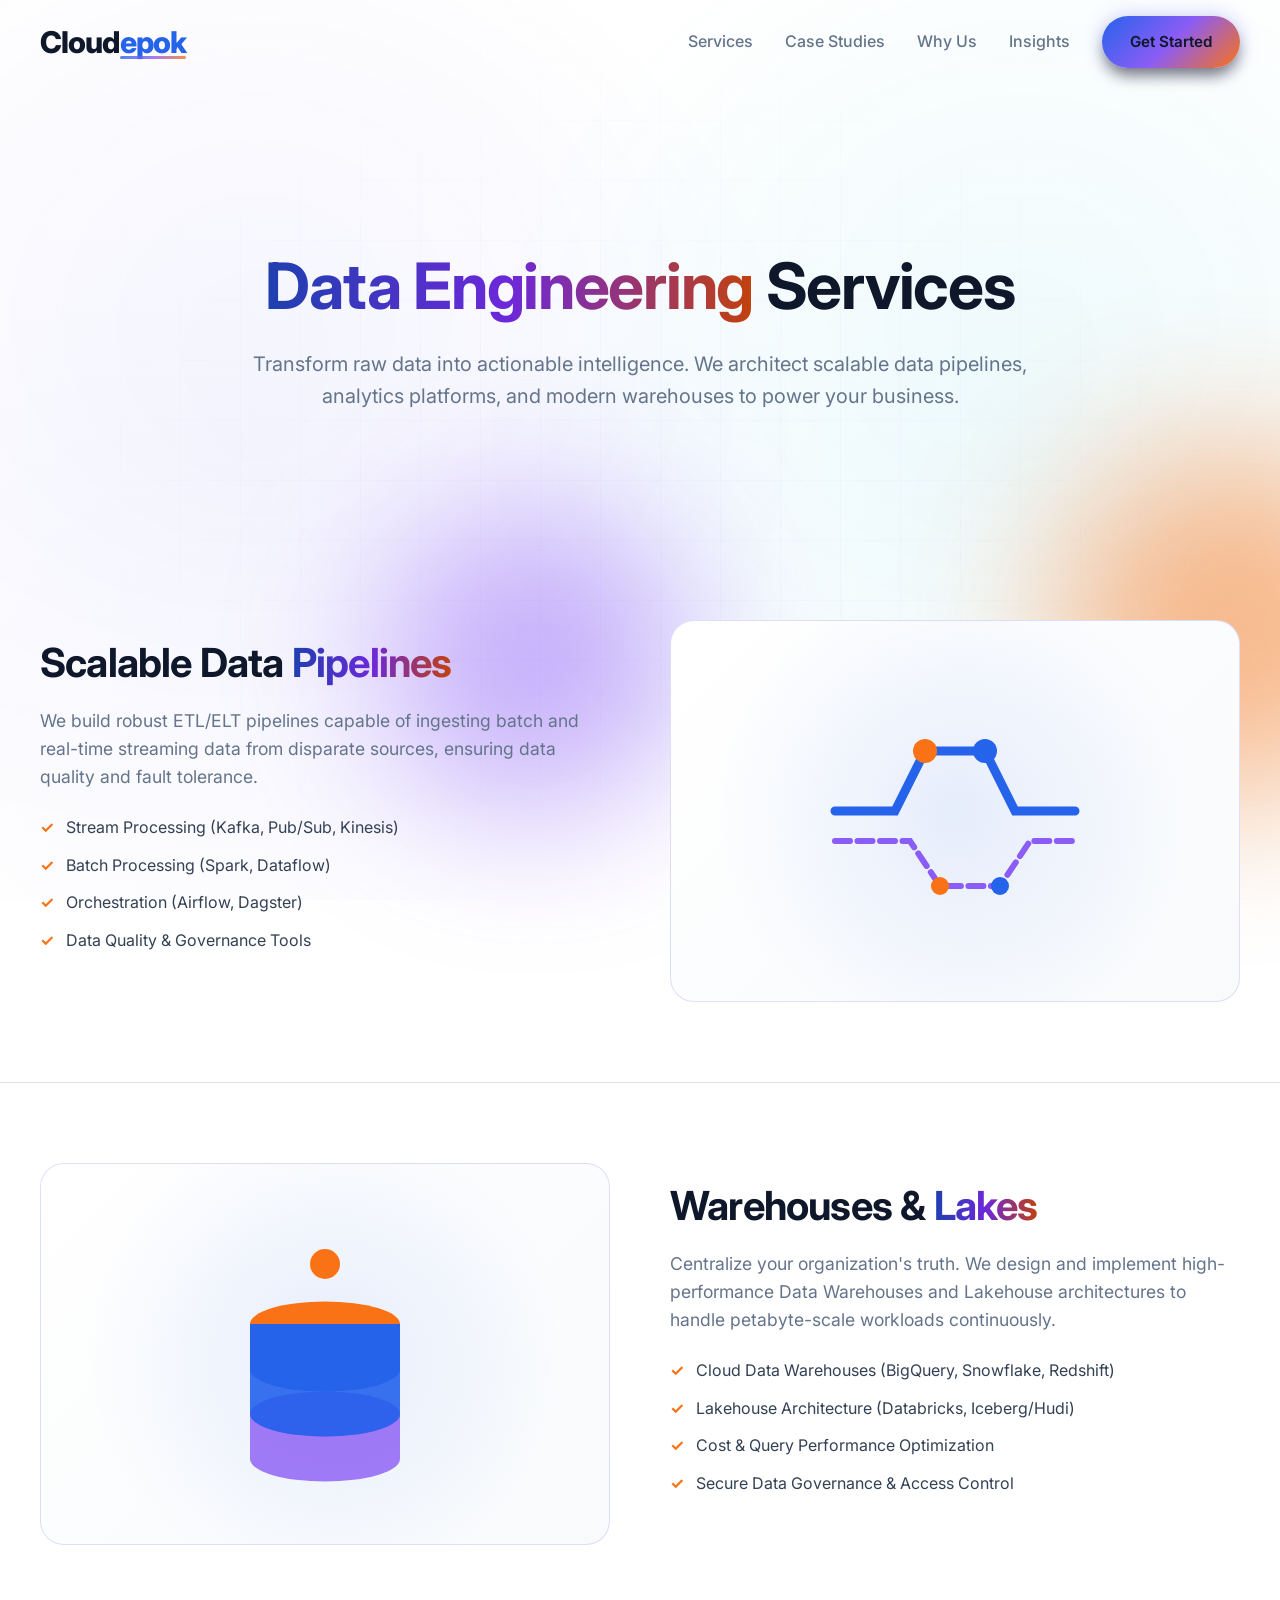
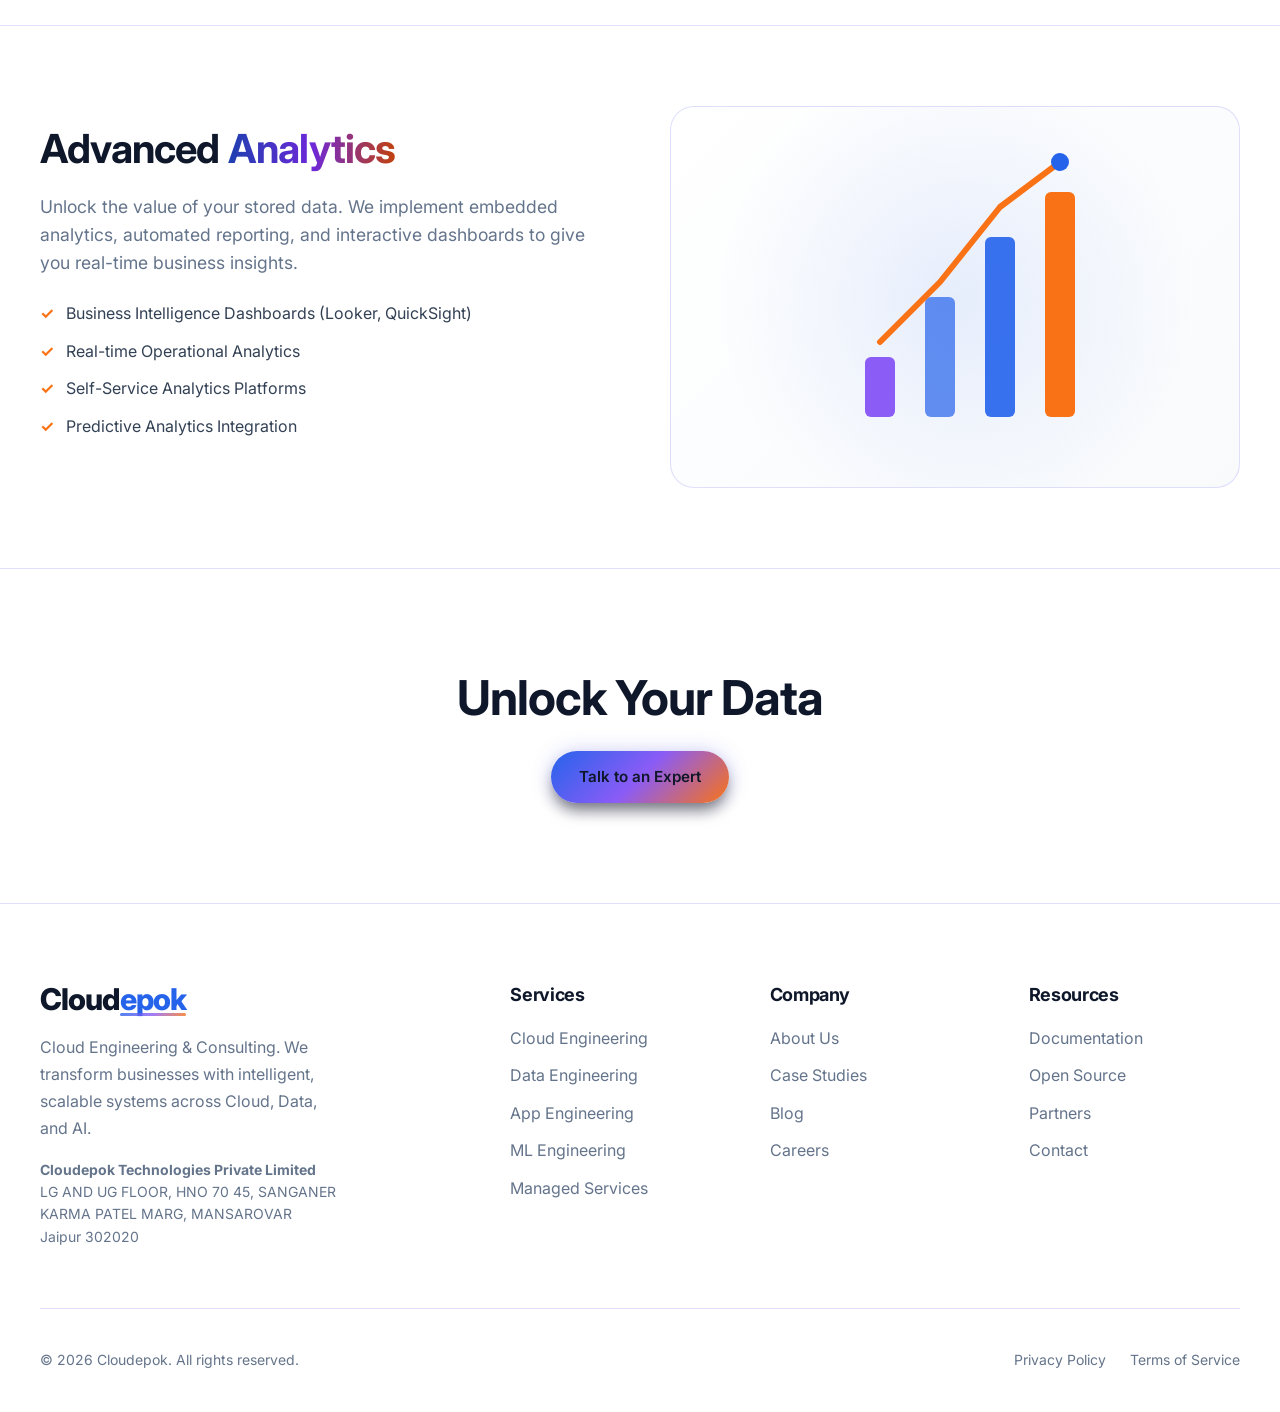
<file: data-engineering.html>
<!DOCTYPE html>
<html lang="en">

<head>
    <meta charset="UTF-8">
    <meta name="viewport" content="width=device-width, initial-scale=1.0">
    <title>Data Engineering | Cloudepok</title>
    <meta name="description"
        content="Data Pipelines, Analytics, Data Warehouses, and Data Lakes. Unlock the power of your data with Cloudepok.">

    <link rel="icon" type="image/svg+xml"
        href="data:image/svg+xml,<svg xmlns='http://www.w3.org/2000/svg' viewBox='0 0 100 100'><defs><linearGradient id='g' x1='0%' y1='0%' x2='100%' y2='100%'><stop offset='0%' stop-color='%236366F1'/><stop offset='100%' stop-color='%2306B6D4'/></linearGradient></defs><rect width='100' height='100' rx='20' fill='url(%23g)'/><text x='50' y='68' font-size='50' fill='white' text-anchor='middle' font-family='sans-serif' font-weight='bold'>C</text></svg>">

    <link rel="preconnect" href="https://fonts.googleapis.com">
    <link rel="preconnect" href="https://fonts.gstatic.com" crossorigin>
    <link href="https://fonts.googleapis.com/css2?family=Inter:wght@400;500;600;700;800&display=swap" rel="stylesheet">
    <link rel="stylesheet" href="styles.css">
    <style>
        /* Page specific overrides */
        .page-hero {
            min-height: 60vh;
            display: flex;
            align-items: center;
            padding-top: 120px;
            text-align: center;
        }

        .page-hero h1 {
            font-size: clamp(2.5rem, 5vw, 4rem);
            margin-bottom: 24px;
        }

        .page-hero p {
            font-size: 1.25rem;
            color: var(--text-muted);
            max-width: 800px;
            margin: 0 auto;
        }

        .content-section {
            padding: 80px 0;
            border-bottom: 1px solid var(--border-color);
        }

        .content-grid {
            display: grid;
            grid-template-columns: 1fr 1fr;
            gap: 60px;
            align-items: center;
        }

        .content-grid.reverse>div:first-child {
            order: 2;
        }

        .content-text h2 {
            margin-bottom: 20px;
            font-size: 2.5rem;
        }

        .content-text p {
            color: var(--text-muted);
            font-size: 1.1rem;
            margin-bottom: 24px;
        }

        .content-text ul {
            list-style: none;
            display: grid;
            gap: 12px;
            margin-bottom: 30px;
        }

        .content-text li {
            display: flex;
            align-items: center;
            gap: 12px;
            color: var(--text-secondary);
        }

        .content-text li::before {
            content: '✓';
            color: var(--brand-accent);
            font-weight: 700;
        }

        .visual-box {
            background: var(--gradient-card);
            border: 1px solid var(--border-color);
            border-radius: var(--border-radius-lg);
            padding: 40px;
            min-height: 350px;
            display: flex;
            align-items: center;
            justify-content: center;
            font-size: 6rem;
            position: relative;
            overflow: hidden;
        }

        .visual-box::after {
            content: '';
            position: absolute;
            inset: 0;
            background: radial-gradient(circle at 50% 50%, rgba(37, 99, 235, 0.1) 0%, transparent 70%);
        }

        @media (max-width: 768px) {

            .content-grid,
            .content-grid.reverse {
                grid-template-columns: 1fr;
                gap: 40px;
            }

            .content-grid.reverse>div:first-child {
                order: unset;
            }
        }
    </style>
</head>

<body>
    <!-- Background Effects -->
    <div class="bg-grid">
        <div class="orb orb-2"></div>
        <div class="orb orb-3"></div>
    </div>

    <!-- Header -->
    <header class="header" id="header">
        <div class="container">
            <a href="index.html" class="logo">
                <span>Cloud<span style="color:var(--brand-primary)">epok</span></span>
            </a>

            <nav class="nav">
                <ul class="nav-links">
                    <li><a href="index.html#services">Services</a></li>
                    <li><a href="case-studies.html">Case Studies</a></li>
                    <li><a href="index.html#features">Why Us</a></li>
                    <li><a href="index.html#insights">Insights</a></li>
                </ul>
                <a href="index.html#contact" class="btn btn-primary">Get Started</a>
            </nav>

            <button class="menu-toggle" id="menuToggle">
                <span></span><span></span><span></span>
            </button>
        </div>
    </header>

    <!-- Mobile Navigation -->
    <nav class="mobile-nav" id="mobileNav">
        <a href="index.html#services">Services</a>
        <a href="case-studies.html">Case Studies</a>
        <a href="index.html#features">Why Us</a>
        <a href="index.html#insights">Insights</a>
        <a href="index.html#contact" class="btn btn-primary">Get Started</a>
    </nav>

    <!-- Hero -->
    <section class="page-hero">
        <div class="container reveal">
            <h1><span class="text-gradient">Data Engineering</span> Services</h1>
            <p>Transform raw data into actionable intelligence. We architect scalable data pipelines, analytics
                platforms, and modern warehouses to power your business.</p>
        </div>
    </section>

    <!-- Content Section 1 -->
    <section class="content-section">
        <div class="container">
            <div class="content-grid reveal">
                <div class="content-text">
                    <h2>Scalable Data <span class="text-gradient">Pipelines</span></h2>
                    <p>We build robust ETL/ELT pipelines capable of ingesting batch and real-time streaming data from
                        disparate sources, ensuring data quality and fault tolerance.</p>
                    <ul>
                        <li>Stream Processing (Kafka, Pub/Sub, Kinesis)</li>
                        <li>Batch Processing (Spark, Dataflow)</li>
                        <li>Orchestration (Airflow, Dagster)</li>
                        <li>Data Quality & Governance Tools</li>
                    </ul>
                </div>
                <div class="visual-box">
                    <svg class="svg-illustration anim-float" viewBox="0 0 200 200" xmlns="http://www.w3.org/2000/svg">
                        <!-- Pipeline paths -->
                        <path class="svg-primary-stroke" stroke-width="6" fill="none"
                            d="M20 100 h40 l20 -40 h40 l20 40 h40" stroke-linecap="round" />
                        <path class="svg-secondary-stroke" stroke-width="4" fill="none"
                            d="M20 120 h50 l20 30 h40 l20 -30 h30" stroke-dasharray="10 5" stroke-linecap="round" />
                        <!-- Data nodes -->
                        <circle class="svg-accent anim-pulse" cx="80" cy="60" r="8" />
                        <circle class="svg-primary anim-pulse" cx="120" cy="60" r="8" style="animation-delay: 0.5s;" />
                        <circle class="svg-accent anim-pulse" cx="90" cy="150" r="6" style="animation-delay: 1s;" />
                        <circle class="svg-primary anim-pulse" cx="130" cy="150" r="6" style="animation-delay: 1.5s;" />
                    </svg>
                </div>
            </div>
        </div>
    </section>

    <!-- Content Section 2 -->
    <section class="content-section">
        <div class="container">
            <div class="content-grid reverse reveal">
                <div class="content-text">
                    <h2>Warehouses & <span class="text-gradient">Lakes</span></h2>
                    <p>Centralize your organization's truth. We design and implement high-performance Data Warehouses
                        and Lakehouse architectures to handle petabyte-scale workloads continuously.</p>
                    <ul>
                        <li>Cloud Data Warehouses (BigQuery, Snowflake, Redshift)</li>
                        <li>Lakehouse Architecture (Databricks, Iceberg/Hudi)</li>
                        <li>Cost & Query Performance Optimization</li>
                        <li>Secure Data Governance & Access Control</li>
                    </ul>
                </div>
                <div class="visual-box">
                    <svg class="svg-illustration" viewBox="0 0 200 200" xmlns="http://www.w3.org/2000/svg">
                        <!-- Database Cylinders -->
                        <g class="anim-float" style="animation-delay: 0s;">
                            <ellipse class="svg-secondary" cx="100" cy="140" rx="50" ry="15" />
                            <path class="svg-secondary" fill-opacity="0.8" d="M50 140 v30 a50 15 0 0 0 100 0 v-30 z" />
                        </g>
                        <g class="anim-float" style="animation-delay: 0.3s;">
                            <ellipse class="svg-primary" cx="100" cy="110" rx="50" ry="15" />
                            <path class="svg-primary" fill-opacity="0.9" d="M50 110 v30 a50 15 0 0 0 100 0 v-30 z" />
                        </g>
                        <g class="anim-float" style="animation-delay: 0.6s;">
                            <ellipse class="svg-accent" cx="100" cy="80" rx="50" ry="15" />
                            <path class="svg-primary" fill-opacity="1" d="M50 80 v30 a50 15 0 0 0 100 0 v-30 z" />
                        </g>
                        <!-- Data Particles -->
                        <circle class="svg-accent anim-pulse" cx="100" cy="40" r="10" />
                    </svg>
                </div>
            </div>
        </div>
    </section>

    <!-- Content Section 3 -->
    <section class="content-section">
        <div class="container">
            <div class="content-grid reveal">
                <div class="content-text">
                    <h2>Advanced <span class="text-gradient">Analytics</span></h2>
                    <p>Unlock the value of your stored data. We implement embedded analytics, automated reporting, and
                        interactive dashboards to give you real-time business insights.</p>
                    <ul>
                        <li>Business Intelligence Dashboards (Looker, QuickSight)</li>
                        <li>Real-time Operational Analytics</li>
                        <li>Self-Service Analytics Platforms</li>
                        <li>Predictive Analytics Integration</li>
                    </ul>
                </div>
                <div class="visual-box">
                    <svg class="svg-illustration" viewBox="0 0 200 200" xmlns="http://www.w3.org/2000/svg">
                        <!-- Chart Bars with staggered growth animation -->
                        <rect class="svg-secondary" x="40" y="140" width="20" height="40" rx="4" />
                        <rect class="svg-primary" fill-opacity="0.7" x="80" y="100" width="20" height="80" rx="4" />
                        <rect class="svg-primary" fill-opacity="0.9" x="120" y="60" width="20" height="120" rx="4" />
                        <rect class="svg-accent" x="160" y="30" width="20" height="150" rx="4" />

                        <!-- Trend Line -->
                        <path class="svg-accent-stroke" fill="none" stroke-width="4" stroke-linecap="round"
                            stroke-linejoin="round" d="M50 130 L90 90 L130 40 L170 10" />
                        <!-- Moving Data Point -->
                        <circle class="svg-primary anim-pulse" cx="170" cy="10" r="6" />
                    </svg>
                </div>
            </div>
        </div>
    </section>

    <!-- CTA -->
    <section class="section" style="text-align: center; padding: 100px 0;">
        <div class="container reveal">
            <h2 style="margin-bottom: 24px;">Unlock Your Data</h2>
            <a href="index.html#contact" class="btn btn-primary">Talk to an Expert</a>
        </div>
    </section>

    <!-- Footer -->
    <footer class="footer">
        <div class="container">
            <div class="footer-grid">
                <div class="footer-brand">
                    <a href="index.html" class="logo">
                        <span>Cloud<span style="color:var(--brand-primary)">epok</span></span>
                    </a>
                    <p>Cloud Engineering & Consulting. We transform businesses with intelligent, scalable systems across
                        Cloud, Data, and AI.</p>
                    <div class="footer-address"
                        style="margin-top: 16px; color: var(--text-muted); font-size: 0.875rem; line-height: 1.6;">
                        <strong>Cloudepok Technologies Private Limited</strong><br>
                        LG AND UG FLOOR, HNO 70 45, SANGANER<br>
                        KARMA PATEL MARG, MANSAROVAR<br>
                        Jaipur 302020
                    </div>
                </div>

                <div class="footer-column">
                    <h4>Services</h4>
                    <ul class="footer-links">
                        <li><a href="cloud-engineering.html">Cloud Engineering</a></li>
                        <li><a href="data-engineering.html">Data Engineering</a></li>
                        <li><a href="app-engineering.html">App Engineering</a></li>
                        <li><a href="ml-engineering.html">ML Engineering</a></li>
                        <li><a href="managed-services.html">Managed Services</a></li>
                    </ul>
                </div>

                <div class="footer-column">
                    <h4>Company</h4>
                    <ul class="footer-links">
                        <li><a href="index.html#features">About Us</a></li>
                        <li><a href="case-studies.html">Case Studies</a></li>
                        <li><a href="index.html#insights">Blog</a></li>
                        <li><a href="#">Careers</a></li>
                    </ul>
                </div>

                <div class="footer-column">
                    <h4>Resources</h4>
                    <ul class="footer-links">
                        <li><a href="#">Documentation</a></li>
                        <li><a href="#">Open Source</a></li>
                        <li><a href="#">Partners</a></li>
                        <li><a href="index.html#contact">Contact</a></li>
                    </ul>
                </div>
            </div>
            <div class="footer-bottom">
                <p>© 2026 Cloudepok. All rights reserved.</p>
                <div class="footer-legal">
                    <a href="#">Privacy Policy</a>
                    <a href="#">Terms of Service</a>
                </div>
            </div>
        </div>
    </footer>

    <script>
        const header = document.getElementById('header');
        window.addEventListener('scroll', () => { header.classList.toggle('scrolled', window.scrollY > 50); });
        const menuToggle = document.getElementById('menuToggle');
        const mobileNav = document.getElementById('mobileNav');
        menuToggle.addEventListener('click', () => { mobileNav.classList.toggle('active'); menuToggle.classList.toggle('active'); });
        mobileNav.querySelectorAll('a').forEach(link => { link.addEventListener('click', () => { mobileNav.classList.remove('active'); menuToggle.classList.remove('active'); }); });
        const revealElements = document.querySelectorAll('.reveal');
        const revealObserver = new IntersectionObserver((entries) => { entries.forEach(entry => { if (entry.isIntersecting) { entry.target.classList.add('active'); revealObserver.unobserve(entry.target); } }); }, { threshold: 0.1, rootMargin: '0px 0px -50px 0px' });
        revealElements.forEach(el => revealObserver.observe(el));
    </script>
</body>

</html>
</file>
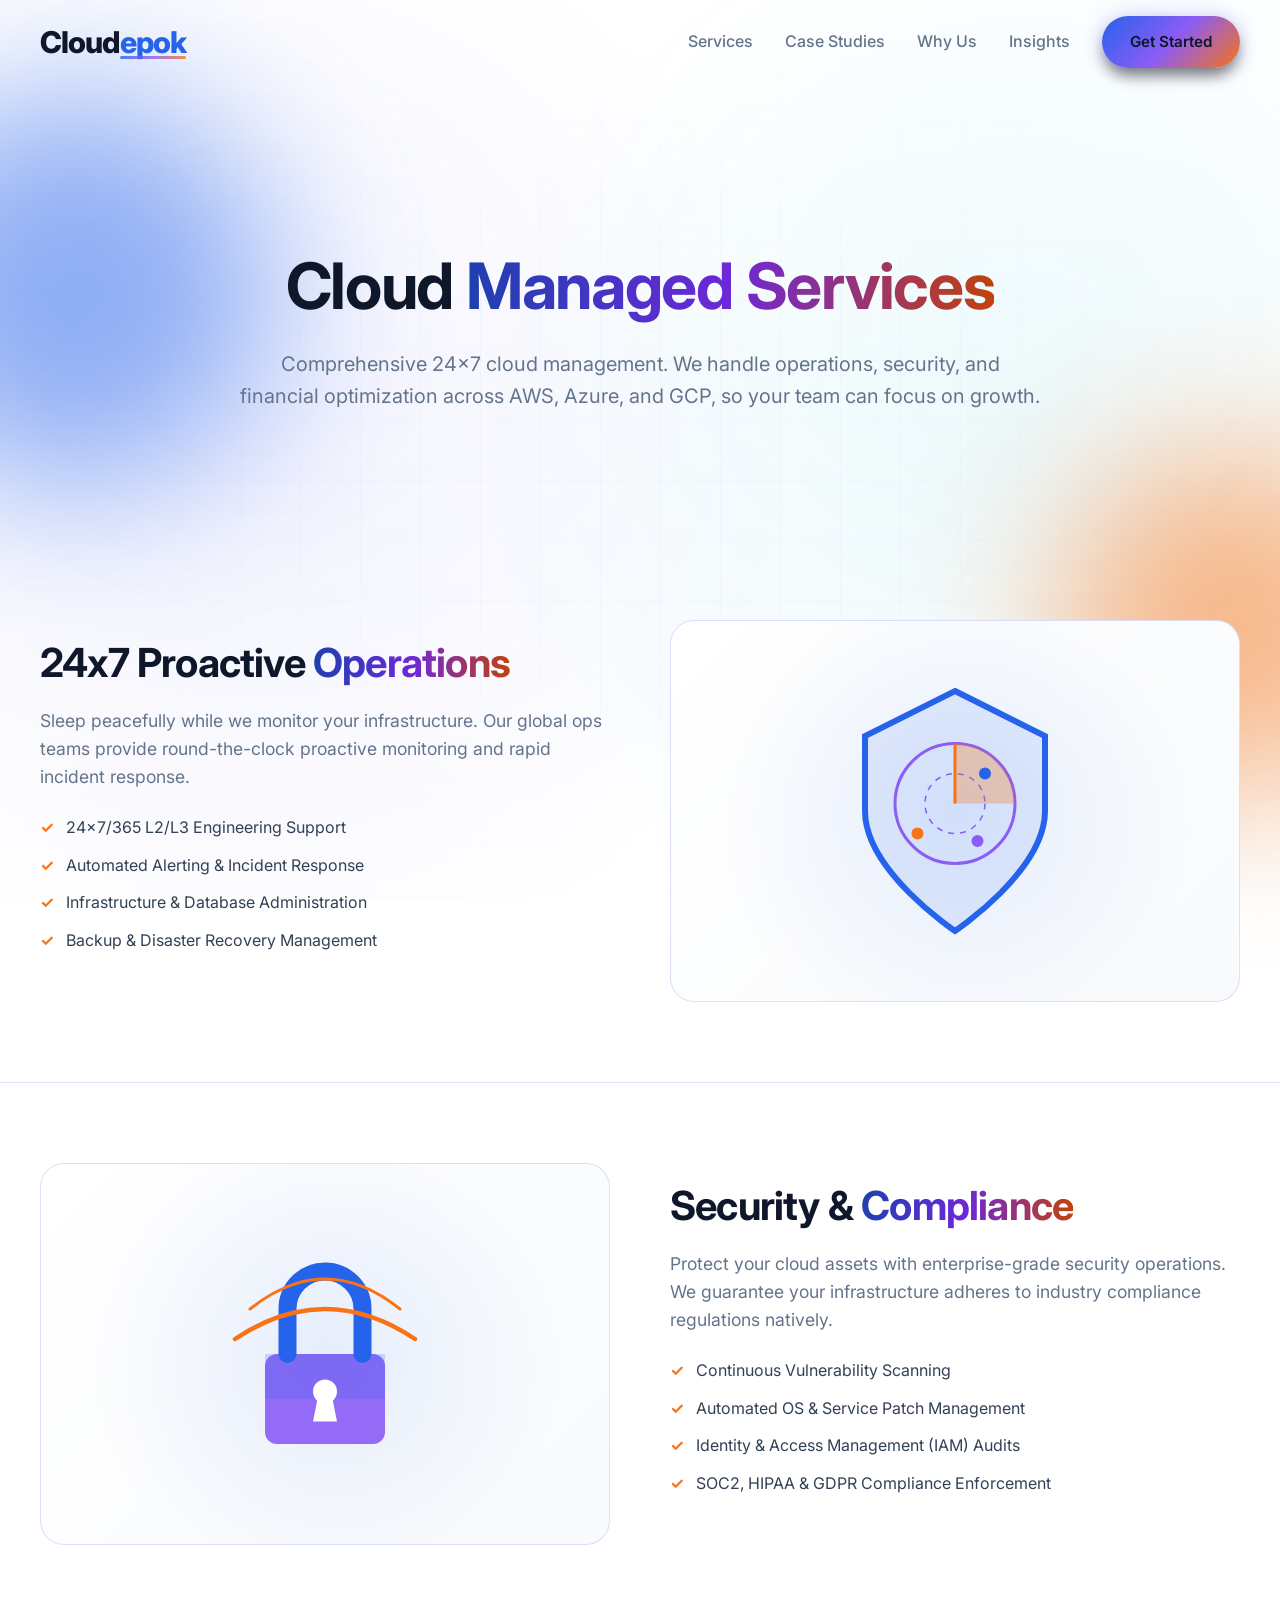
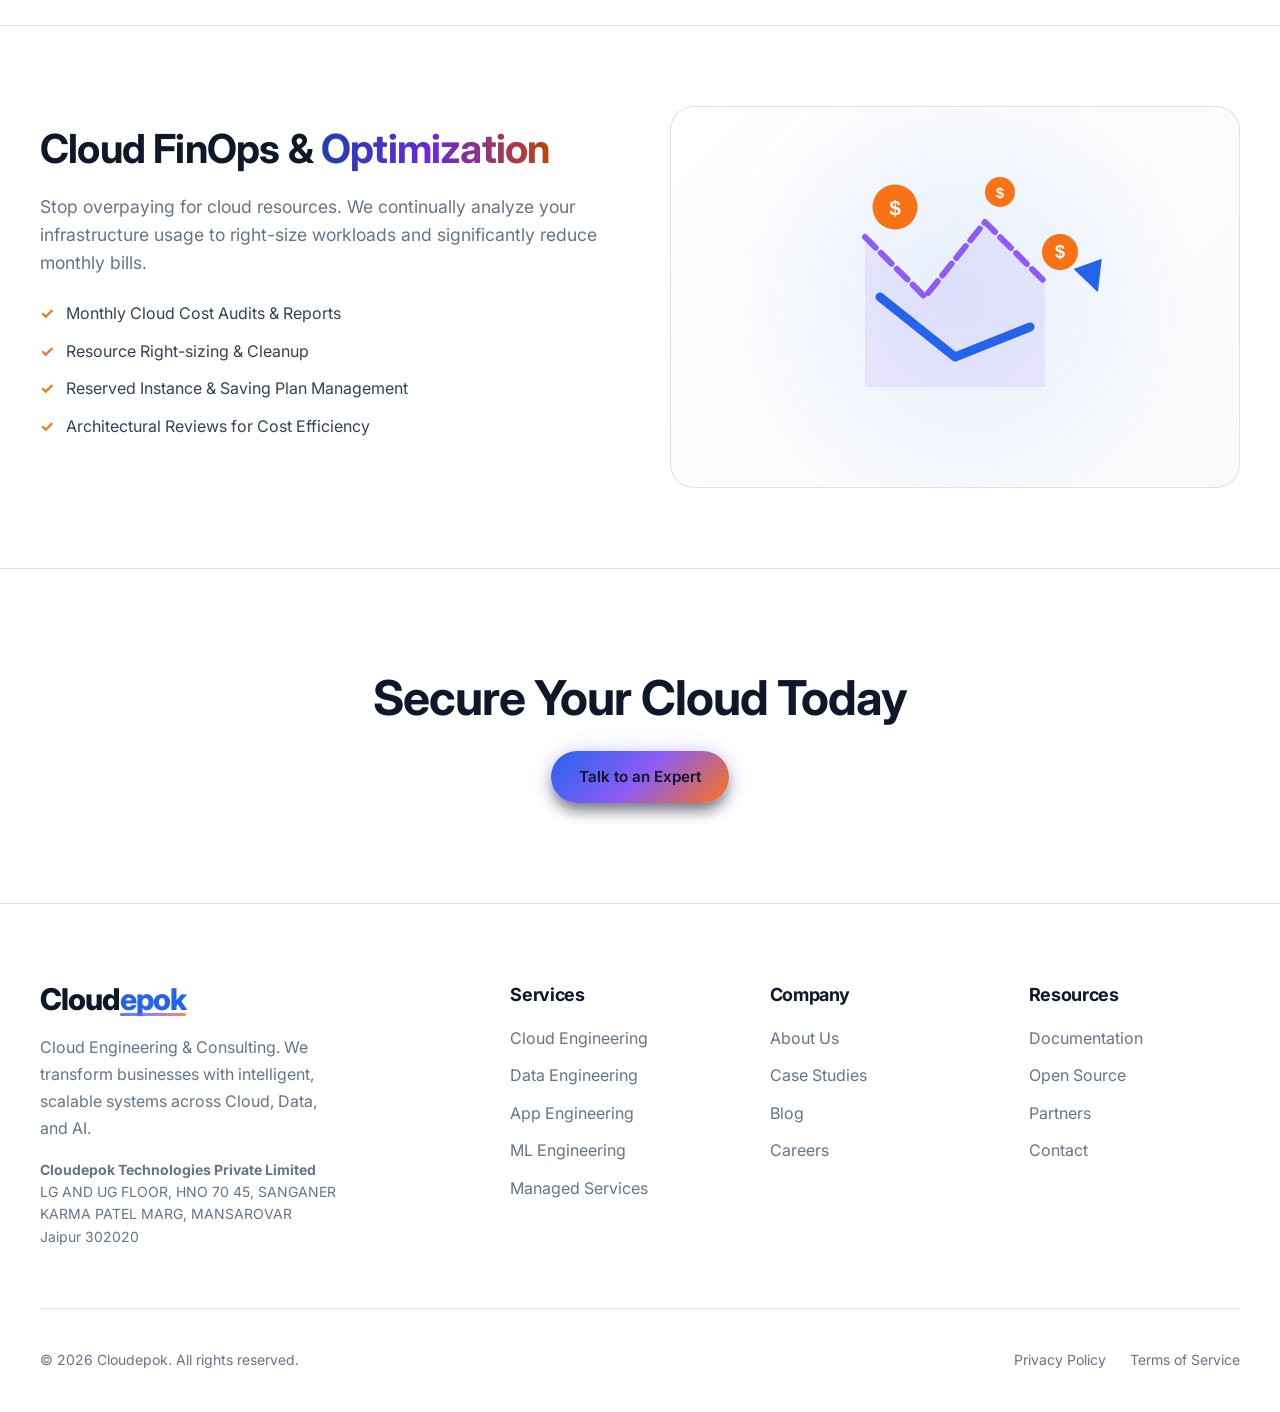
<file: managed-services.html>
<!DOCTYPE html>
<html lang="en">

<head>
    <meta charset="UTF-8">
    <meta name="viewport" content="width=device-width, initial-scale=1.0">
    <title>Cloud Managed Services | Cloudepok</title>
    <meta name="description"
        content="24x7 Cloud Managed Services across AWS, Azure, and GCP. Let us handle your operations, security, and optimization.">

    <link rel="icon" type="image/svg+xml"
        href="data:image/svg+xml,<svg xmlns='http://www.w3.org/2000/svg' viewBox='0 0 100 100'><defs><linearGradient id='g' x1='0%' y1='0%' x2='100%' y2='100%'><stop offset='0%' stop-color='%236366F1'/><stop offset='100%' stop-color='%2306B6D4'/></linearGradient></defs><rect width='100' height='100' rx='20' fill='url(%23g)'/><text x='50' y='68' font-size='50' fill='white' text-anchor='middle' font-family='sans-serif' font-weight='bold'>C</text></svg>">

    <link rel="preconnect" href="https://fonts.googleapis.com">
    <link rel="preconnect" href="https://fonts.gstatic.com" crossorigin>
    <link href="https://fonts.googleapis.com/css2?family=Inter:wght@400;500;600;700;800&display=swap" rel="stylesheet">
    <link rel="stylesheet" href="styles.css">
    <style>
        .page-hero {
            min-height: 60vh;
            display: flex;
            align-items: center;
            padding-top: 120px;
            text-align: center;
        }

        .page-hero h1 {
            font-size: clamp(2.5rem, 5vw, 4rem);
            margin-bottom: 24px;
        }

        .page-hero p {
            font-size: 1.25rem;
            color: var(--text-muted);
            max-width: 800px;
            margin: 0 auto;
        }

        .content-section {
            padding: 80px 0;
            border-bottom: 1px solid var(--border-color);
        }

        .content-grid {
            display: grid;
            grid-template-columns: 1fr 1fr;
            gap: 60px;
            align-items: center;
        }

        .content-grid.reverse>div:first-child {
            order: 2;
        }

        .content-text h2 {
            margin-bottom: 20px;
            font-size: 2.5rem;
        }

        .content-text p {
            color: var(--text-muted);
            font-size: 1.1rem;
            margin-bottom: 24px;
        }

        .content-text ul {
            list-style: none;
            display: grid;
            gap: 12px;
            margin-bottom: 30px;
        }

        .content-text li {
            display: flex;
            align-items: center;
            gap: 12px;
            color: var(--text-secondary);
        }

        .content-text li::before {
            content: '✓';
            color: var(--brand-accent);
            font-weight: 700;
        }

        .visual-box {
            background: var(--gradient-card);
            border: 1px solid var(--border-color);
            border-radius: var(--border-radius-lg);
            padding: 40px;
            min-height: 350px;
            display: flex;
            align-items: center;
            justify-content: center;
            font-size: 6rem;
            position: relative;
            overflow: hidden;
        }

        .visual-box::after {
            content: '';
            position: absolute;
            inset: 0;
            background: radial-gradient(circle at 50% 50%, rgba(37, 99, 235, 0.1) 0%, transparent 70%);
        }

        @media (max-width: 768px) {

            .content-grid,
            .content-grid.reverse {
                grid-template-columns: 1fr;
                gap: 40px;
            }

            .content-grid.reverse>div:first-child {
                order: unset;
            }
        }
    </style>
</head>

<body>
    <div class="bg-grid">
        <div class="orb orb-2"></div>
        <div class="orb orb-1"></div>
    </div>

    <header class="header" id="header">
        <div class="container">
            <a href="index.html" class="logo">
                <span>Cloud<span style="color:var(--brand-primary)">epok</span></span>
            </a>

            <nav class="nav">
                <ul class="nav-links">
                    <li><a href="index.html#services">Services</a></li>
                    <li><a href="case-studies.html">Case Studies</a></li>
                    <li><a href="index.html#features">Why Us</a></li>
                    <li><a href="index.html#insights">Insights</a></li>
                </ul>
                <a href="index.html#contact" class="btn btn-primary">Get Started</a>
            </nav>

            <button class="menu-toggle" id="menuToggle">
                <span></span><span></span><span></span>
            </button>
        </div>
    </header>

    <nav class="mobile-nav" id="mobileNav">
        <a href="index.html#services">Services</a>
        <a href="case-studies.html">Case Studies</a>
        <a href="index.html#features">Why Us</a>
        <a href="index.html#insights">Insights</a>
        <a href="index.html#contact" class="btn btn-primary">Get Started</a>
    </nav>

    <section class="page-hero">
        <div class="container reveal">
            <h1>Cloud <span class="text-gradient">Managed Services</span></h1>
            <p>Comprehensive 24x7 cloud management. We handle operations, security, and financial optimization across
                AWS, Azure, and GCP, so your team can focus on growth.</p>
        </div>
    </section>

    <section class="content-section">
        <div class="container">
            <div class="content-grid reveal">
                <div class="content-text">
                    <h2>24x7 Proactive <span class="text-gradient">Operations</span></h2>
                    <p>Sleep peacefully while we monitor your infrastructure. Our global ops teams provide
                        round-the-clock proactive monitoring and rapid incident response.</p>
                    <ul>
                        <li>24x7/365 L2/L3 Engineering Support</li>
                        <li>Automated Alerting & Incident Response</li>
                        <li>Infrastructure & Database Administration</li>
                        <li>Backup & Disaster Recovery Management</li>
                    </ul>
                </div>
                <div class="visual-box">
                    <svg class="svg-illustration" viewBox="0 0 200 200" xmlns="http://www.w3.org/2000/svg">
                        <!-- Shield Background -->
                        <path class="svg-primary" fill-opacity="0.1" stroke="var(--brand-primary)" stroke-width="4"
                            d="M100 20 L160 50 V100 C160 140 100 180 100 180 C100 180 40 140 40 100 V50 Z" />
                        <!-- Inner Operations Radar -->
                        <circle class="svg-secondary-stroke" fill="none" stroke-width="2" cx="100" cy="95" r="40" />
                        <circle class="svg-secondary-stroke" fill="none" stroke-width="1" cx="100" cy="95" r="20"
                            stroke-dasharray="4 4" />
                        <!-- Radar Sweep -->
                        <g class="anim-spin" style="transform-origin: 100px 95px;">
                            <path class="svg-accent" fill-opacity="0.3" d="M100 95 L140 95 A40 40 0 0 0 100 55 Z" />
                            <line stroke="var(--brand-accent)" stroke-width="2" x1="100" y1="95" x2="100" y2="55" />
                        </g>
                        <!-- Status Dots -->
                        <circle class="svg-primary anim-pulse" cx="120" cy="75" r="4" />
                        <circle class="svg-accent anim-pulse" cx="75" cy="115" r="4" style="animation-delay: 0.5s;" />
                        <circle class="svg-secondary anim-pulse" cx="115" cy="120" r="4" style="animation-delay: 1s;" />
                    </svg>
                </div>
            </div>
        </div>
    </section>

    <section class="content-section">
        <div class="container">
            <div class="content-grid reverse reveal">
                <div class="content-text">
                    <h2>Security & <span class="text-gradient">Compliance</span></h2>
                    <p>Protect your cloud assets with enterprise-grade security operations. We guarantee your
                        infrastructure adheres to industry compliance regulations natively.</p>
                    <ul>
                        <li>Continuous Vulnerability Scanning</li>
                        <li>Automated OS & Service Patch Management</li>
                        <li>Identity & Access Management (IAM) Audits</li>
                        <li>SOC2, HIPAA & GDPR Compliance Enforcement</li>
                    </ul>
                </div>
                <div class="visual-box">
                    <svg class="svg-illustration" viewBox="0 0 200 200" xmlns="http://www.w3.org/2000/svg">
                        <!-- Lock Base -->
                        <rect class="svg-secondary" fill-opacity="0.9" x="60" y="100" width="80" height="60" rx="8" />
                        <path class="svg-primary" fill-opacity="0.2" d="M60 100 h80 v30 h-80 z" />
                        <!-- Lock Shackle -->
                        <path class="svg-primary-stroke anim-float" fill="none" stroke-width="12" stroke-linecap="round"
                            d="M75 100 V70 A25 25 0 0 1 125 70 V100" />
                        <!-- Keyhole -->
                        <circle class="svg-bg" fill="var(--bg-primary)" cx="100" cy="125" r="8" />
                        <path class="svg-bg" fill="var(--bg-primary)" d="M96 125 L92 145 H108 L104 125 Z" />
                        <!-- Protection Waves -->
                        <g class="anim-pulse" style="animation-delay: 0s;">
                            <path class="svg-accent-stroke" fill="none" stroke-width="3" stroke-linecap="round"
                                d="M40 90 Q100 50 160 90" />
                        </g>
                        <g class="anim-pulse" style="animation-delay: 0.5s;">
                            <path class="svg-accent-stroke" fill="none" stroke-width="2" stroke-linecap="round"
                                d="M50 70 Q100 30 150 70" />
                        </g>
                    </svg>
                </div>
            </div>
        </div>
    </section>

    <section class="content-section">
        <div class="container">
            <div class="content-grid reveal">
                <div class="content-text">
                    <h2>Cloud FinOps & <span class="text-gradient">Optimization</span></h2>
                    <p>Stop overpaying for cloud resources. We continually analyze your infrastructure usage to
                        right-size workloads and significantly reduce monthly bills.</p>
                    <ul>
                        <li>Monthly Cloud Cost Audits & Reports</li>
                        <li>Resource Right-sizing & Cleanup</li>
                        <li>Reserved Instance & Saving Plan Management</li>
                        <li>Architectural Reviews for Cost Efficiency</li>
                    </ul>
                </div>
                <div class="visual-box">
                    <svg class="svg-illustration" viewBox="0 0 200 200" xmlns="http://www.w3.org/2000/svg">
                        <!-- Optimization Graph -->
                        <path class="svg-secondary" fill-opacity="0.1"
                            d="M40 160 L40 60 L80 100 L120 50 L160 90 L160 160 Z" />
                        <path class="svg-secondary-stroke" fill="none" stroke-width="4" stroke-linecap="round"
                            stroke-linejoin="round" stroke-dasharray="10 5" d="M40 60 L80 100 L120 50 L160 90" />

                        <!-- Cost Saving Arrow (Downward trend) -->
                        <path class="svg-primary-stroke" fill="none" stroke-width="6" stroke-linecap="round"
                            stroke-linejoin="round" d="M50 100 L100 140 L150 120" />
                        <polygon class="svg-primary" points="100,150 110,130 90,130"
                            transform="translate(50,-10) rotate(-20)" />

                        <!-- Money/Value Indicators -->
                        <g class="anim-float" style="animation-delay: 0s;">
                            <circle class="svg-accent" cx="60" cy="40" r="15" />
                            <text x="60" y="45" font-family="sans-serif" font-weight="bold" font-size="14" fill="white"
                                text-anchor="middle">$</text>
                        </g>
                        <g class="anim-float" style="animation-delay: 0.4s;">
                            <circle class="svg-accent" cx="130" cy="30" r="10" />
                            <text x="130" y="34" font-family="sans-serif" font-weight="bold" font-size="10" fill="white"
                                text-anchor="middle">$</text>
                        </g>
                        <g class="anim-float" style="animation-delay: 0.8s;">
                            <circle class="svg-accent" cx="170" cy="70" r="12" />
                            <text x="170" y="74" font-family="sans-serif" font-weight="bold" font-size="12" fill="white"
                                text-anchor="middle">$</text>
                        </g>
                    </svg>
                </div>
            </div>
        </div>
    </section>

    <section class="section" style="text-align: center; padding: 100px 0;">
        <div class="container reveal">
            <h2 style="margin-bottom: 24px;">Secure Your Cloud Today</h2>
            <a href="index.html#contact" class="btn btn-primary">Talk to an Expert</a>
        </div>
    </section>

    <footer class="footer">
        <div class="container">
            <div class="footer-grid">
                <div class="footer-brand">
                    <a href="index.html" class="logo">
                        <span>Cloud<span style="color:var(--brand-primary)">epok</span></span>
                    </a>
                    <p>Cloud Engineering & Consulting. We transform businesses with intelligent, scalable systems across
                        Cloud, Data, and AI.</p>
                    <div class="footer-address"
                        style="margin-top: 16px; color: var(--text-muted); font-size: 0.875rem; line-height: 1.6;">
                        <strong>Cloudepok Technologies Private Limited</strong><br>
                        LG AND UG FLOOR, HNO 70 45, SANGANER<br>
                        KARMA PATEL MARG, MANSAROVAR<br>
                        Jaipur 302020
                    </div>
                </div>

                <div class="footer-column">
                    <h4>Services</h4>
                    <ul class="footer-links">
                        <li><a href="cloud-engineering.html">Cloud Engineering</a></li>
                        <li><a href="data-engineering.html">Data Engineering</a></li>
                        <li><a href="app-engineering.html">App Engineering</a></li>
                        <li><a href="ml-engineering.html">ML Engineering</a></li>
                        <li><a href="managed-services.html">Managed Services</a></li>
                    </ul>
                </div>

                <div class="footer-column">
                    <h4>Company</h4>
                    <ul class="footer-links">
                        <li><a href="index.html#features">About Us</a></li>
                        <li><a href="case-studies.html">Case Studies</a></li>
                        <li><a href="index.html#insights">Blog</a></li>
                        <li><a href="#">Careers</a></li>
                    </ul>
                </div>

                <div class="footer-column">
                    <h4>Resources</h4>
                    <ul class="footer-links">
                        <li><a href="#">Documentation</a></li>
                        <li><a href="#">Open Source</a></li>
                        <li><a href="#">Partners</a></li>
                        <li><a href="index.html#contact">Contact</a></li>
                    </ul>
                </div>
            </div>
            <div class="footer-bottom">
                <p>© 2026 Cloudepok. All rights reserved.</p>
                <div class="footer-legal">
                    <a href="#">Privacy Policy</a>
                    <a href="#">Terms of Service</a>
                </div>
            </div>
        </div>
    </footer>

    <script>
        const header = document.getElementById('header');
        window.addEventListener('scroll', () => { header.classList.toggle('scrolled', window.scrollY > 50); });
        const menuToggle = document.getElementById('menuToggle');
        const mobileNav = document.getElementById('mobileNav');
        menuToggle.addEventListener('click', () => { mobileNav.classList.toggle('active'); menuToggle.classList.toggle('active'); });
        mobileNav.querySelectorAll('a').forEach(link => { link.addEventListener('click', () => { mobileNav.classList.remove('active'); menuToggle.classList.remove('active'); }); });
        const revealElements = document.querySelectorAll('.reveal');
        const revealObserver = new IntersectionObserver((entries) => { entries.forEach(entry => { if (entry.isIntersecting) { entry.target.classList.add('active'); revealObserver.unobserve(entry.target); } }); }, { threshold: 0.1, rootMargin: '0px 0px -50px 0px' });
        revealElements.forEach(el => revealObserver.observe(el));
    </script>
</body>

</html>
</file>
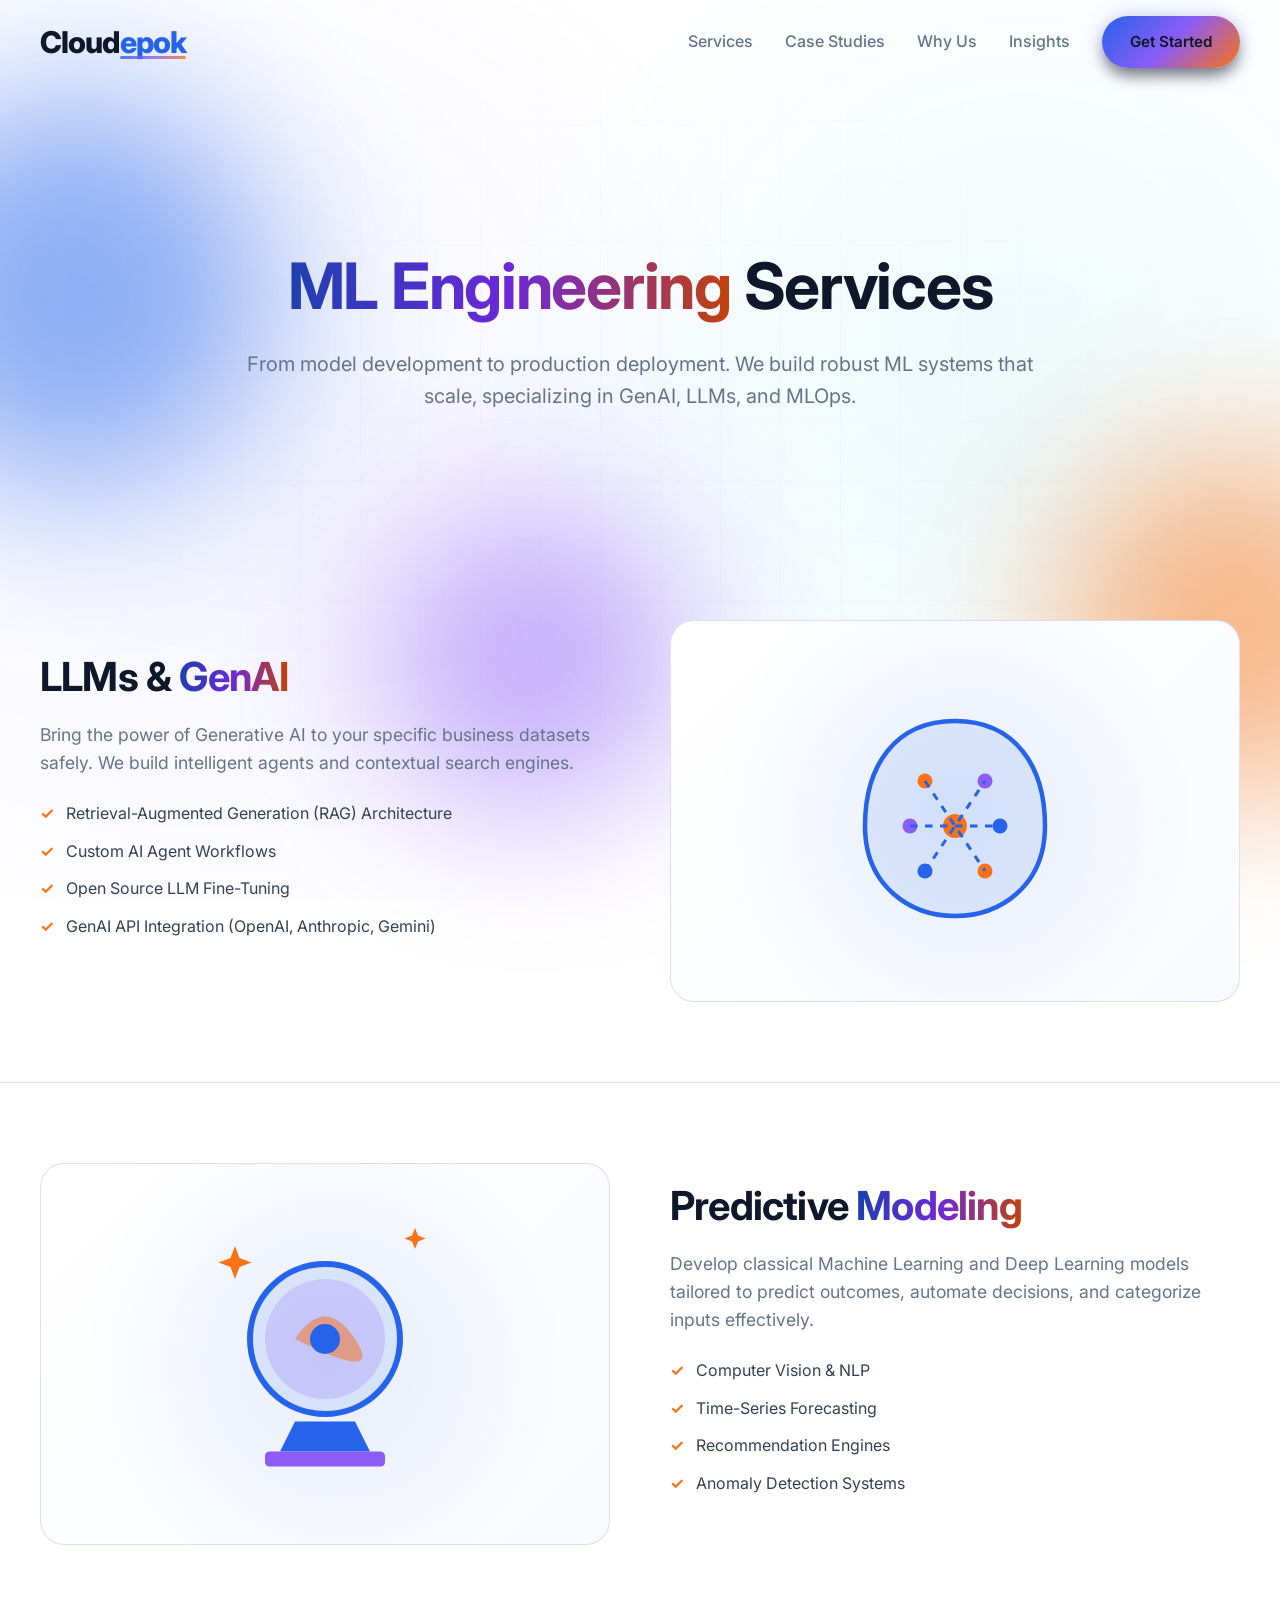
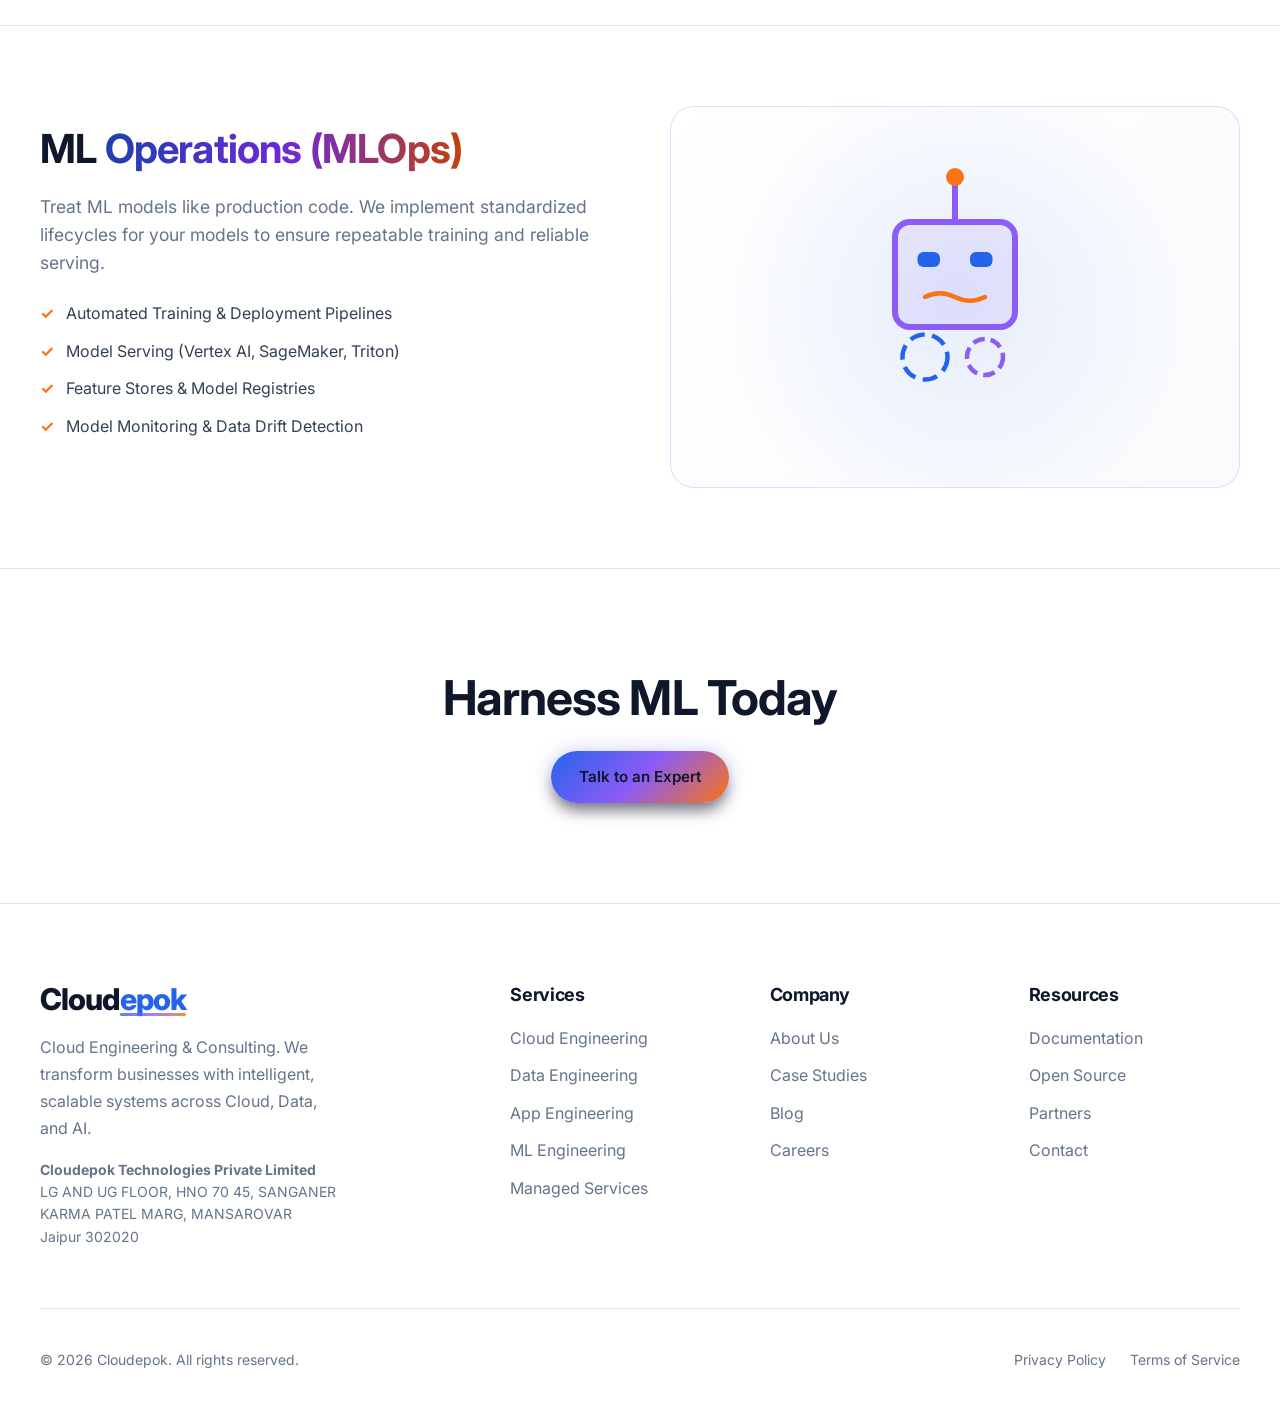
<file: ml-engineering.html>
<!DOCTYPE html>
<html lang="en">

<head>
    <meta charset="UTF-8">
    <meta name="viewport" content="width=device-width, initial-scale=1.0">
    <title>ML Engineering | Cloudepok</title>
    <meta name="description"
        content="Machine Learning Operations, Generative AI integration, and Model Training. Harness AI safely and at scale.">

    <link rel="icon" type="image/svg+xml"
        href="data:image/svg+xml,<svg xmlns='http://www.w3.org/2000/svg' viewBox='0 0 100 100'><defs><linearGradient id='g' x1='0%' y1='0%' x2='100%' y2='100%'><stop offset='0%' stop-color='%236366F1'/><stop offset='100%' stop-color='%2306B6D4'/></linearGradient></defs><rect width='100' height='100' rx='20' fill='url(%23g)'/><text x='50' y='68' font-size='50' fill='white' text-anchor='middle' font-family='sans-serif' font-weight='bold'>C</text></svg>">

    <link rel="preconnect" href="https://fonts.googleapis.com">
    <link rel="preconnect" href="https://fonts.gstatic.com" crossorigin>
    <link href="https://fonts.googleapis.com/css2?family=Inter:wght@400;500;600;700;800&display=swap" rel="stylesheet">
    <link rel="stylesheet" href="styles.css">
    <style>
        .page-hero {
            min-height: 60vh;
            display: flex;
            align-items: center;
            padding-top: 120px;
            text-align: center;
        }

        .page-hero h1 {
            font-size: clamp(2.5rem, 5vw, 4rem);
            margin-bottom: 24px;
        }

        .page-hero p {
            font-size: 1.25rem;
            color: var(--text-muted);
            max-width: 800px;
            margin: 0 auto;
        }

        .content-section {
            padding: 80px 0;
            border-bottom: 1px solid var(--border-color);
        }

        .content-grid {
            display: grid;
            grid-template-columns: 1fr 1fr;
            gap: 60px;
            align-items: center;
        }

        .content-grid.reverse>div:first-child {
            order: 2;
        }

        .content-text h2 {
            margin-bottom: 20px;
            font-size: 2.5rem;
        }

        .content-text p {
            color: var(--text-muted);
            font-size: 1.1rem;
            margin-bottom: 24px;
        }

        .content-text ul {
            list-style: none;
            display: grid;
            gap: 12px;
            margin-bottom: 30px;
        }

        .content-text li {
            display: flex;
            align-items: center;
            gap: 12px;
            color: var(--text-secondary);
        }

        .content-text li::before {
            content: '✓';
            color: var(--brand-accent);
            font-weight: 700;
        }

        .visual-box {
            background: var(--gradient-card);
            border: 1px solid var(--border-color);
            border-radius: var(--border-radius-lg);
            padding: 40px;
            min-height: 350px;
            display: flex;
            align-items: center;
            justify-content: center;
            font-size: 6rem;
            position: relative;
            overflow: hidden;
        }

        .visual-box::after {
            content: '';
            position: absolute;
            inset: 0;
            background: radial-gradient(circle at 50% 50%, rgba(37, 99, 235, 0.1) 0%, transparent 70%);
        }

        @media (max-width: 768px) {

            .content-grid,
            .content-grid.reverse {
                grid-template-columns: 1fr;
                gap: 40px;
            }

            .content-grid.reverse>div:first-child {
                order: unset;
            }
        }
    </style>
</head>

<body>
    <div class="bg-grid">
        <div class="orb orb-1"></div>
        <div class="orb orb-2"></div>
        <div class="orb orb-3"></div>
    </div>

    <header class="header" id="header">
        <div class="container">
            <a href="index.html" class="logo">
                <span>Cloud<span style="color:var(--brand-primary)">epok</span></span>
            </a>

            <nav class="nav">
                <ul class="nav-links">
                    <li><a href="index.html#services">Services</a></li>
                    <li><a href="case-studies.html">Case Studies</a></li>
                    <li><a href="index.html#features">Why Us</a></li>
                    <li><a href="index.html#insights">Insights</a></li>
                </ul>
                <a href="index.html#contact" class="btn btn-primary">Get Started</a>
            </nav>

            <button class="menu-toggle" id="menuToggle">
                <span></span><span></span><span></span>
            </button>
        </div>
    </header>

    <nav class="mobile-nav" id="mobileNav">
        <a href="index.html#services">Services</a>
        <a href="case-studies.html">Case Studies</a>
        <a href="index.html#features">Why Us</a>
        <a href="index.html#insights">Insights</a>
        <a href="index.html#contact" class="btn btn-primary">Get Started</a>
    </nav>

    <section class="page-hero">
        <div class="container reveal">
            <h1><span class="text-gradient">ML Engineering</span> Services</h1>
            <p>From model development to production deployment. We build robust ML systems that scale, specializing in
                GenAI, LLMs, and MLOps.</p>
        </div>
    </section>

    <section class="content-section">
        <div class="container">
            <div class="content-grid reveal">
                <div class="content-text">
                    <h2>LLMs & <span class="text-gradient">GenAI</span></h2>
                    <p>Bring the power of Generative AI to your specific business datasets safely. We build intelligent
                        agents and contextual search engines.</p>
                    <ul>
                        <li>Retrieval-Augmented Generation (RAG) Architecture</li>
                        <li>Custom AI Agent Workflows</li>
                        <li>Open Source LLM Fine-Tuning</li>
                        <li>GenAI API Integration (OpenAI, Anthropic, Gemini)</li>
                    </ul>
                </div>
                <div class="visual-box">
                    <svg class="svg-illustration" viewBox="0 0 200 200" xmlns="http://www.w3.org/2000/svg">
                        <!-- Head/Brain abstraction -->
                        <path class="svg-primary" fill-opacity="0.1" stroke="var(--brand-primary)" stroke-width="3"
                            d="M100 40 C140 40 160 70 160 110 C160 150 130 170 100 170 C70 170 40 150 40 110 C40 70 60 40 100 40 Z" />
                        <!-- Neural Network Nodes -->
                        <g class="anim-pulse" style="animation-delay: 0s;">
                            <circle class="svg-accent" cx="80" cy="80" r="5" />
                            <circle class="svg-secondary" cx="120" cy="80" r="5" />
                        </g>
                        <g class="anim-pulse" style="animation-delay: 0.5s;">
                            <circle class="svg-secondary" cx="70" cy="110" r="5" />
                            <circle class="svg-primary" cx="130" cy="110" r="5" />
                        </g>
                        <g class="anim-pulse" style="animation-delay: 1s;">
                            <circle class="svg-primary" cx="80" cy="140" r="5" />
                            <circle class="svg-accent" cx="120" cy="140" r="5" />
                        </g>
                        <circle class="svg-accent" cx="100" cy="110" r="8" />
                        <!-- Synaptic Connections -->
                        <path class="svg-primary-stroke anim-spin" fill="none" stroke-width="2" stroke-dasharray="5 5"
                            d="M80 80 L100 110 L120 80 M70 110 L100 110 L130 110 M80 140 L100 110 L120 140" />
                    </svg>
                </div>
            </div>
        </div>
    </section>

    <section class="content-section">
        <div class="container">
            <div class="content-grid reverse reveal">
                <div class="content-text">
                    <h2>Predictive <span class="text-gradient">Modeling</span></h2>
                    <p>Develop classical Machine Learning and Deep Learning models tailored to predict outcomes,
                        automate decisions, and categorize inputs effectively.</p>
                    <ul>
                        <li>Computer Vision & NLP</li>
                        <li>Time-Series Forecasting</li>
                        <li>Recommendation Engines</li>
                        <li>Anomaly Detection Systems</li>
                    </ul>
                </div>
                <div class="visual-box">
                    <svg class="svg-illustration anim-float" viewBox="0 0 200 200" xmlns="http://www.w3.org/2000/svg">
                        <!-- Glowing Orb (Crystal Ball) -->
                        <circle class="svg-primary" fill-opacity="0.1" stroke="var(--brand-primary)" stroke-width="4"
                            cx="100" cy="90" r="50" />
                        <circle class="svg-secondary" fill-opacity="0.2" cx="100" cy="90" r="40" />
                        <!-- Inner Magic -->
                        <path class="svg-accent" fill-opacity="0.5" d="M80 90 Q100 60 120 90 T80 90 Z" />
                        <circle class="svg-primary anim-pulse" cx="100" cy="90" r="10" />

                        <!-- Stand -->
                        <path class="svg-primary" d="M80 145 h40 l10 20 h-60 z" />
                        <rect class="svg-secondary" x="60" y="165" width="80" height="10" rx="3" />

                        <!-- Prediction Stars -->
                        <g class="anim-pulse" style="animation-delay: 0s;">
                            <path class="svg-accent" d="M40 50 l3 -8 8 -3 -8 -3 -3 -8 -3 8 -8 3 8 3 z" />
                        </g>
                        <g class="anim-pulse" style="animation-delay: 0.7s;">
                            <path class="svg-accent" d="M160 30 l2 -5 5 -2 -5 -2 -2 -5 -2 5 -5 2 5 2 z" />
                        </g>
                    </svg>
                </div>
            </div>
        </div>
    </section>

    <section class="content-section">
        <div class="container">
            <div class="content-grid reveal">
                <div class="content-text">
                    <h2>ML <span class="text-gradient">Operations (MLOps)</span></h2>
                    <p>Treat ML models like production code. We implement standardized lifecycles for your models to
                        ensure repeatable training and reliable serving.</p>
                    <ul>
                        <li>Automated Training & Deployment Pipelines</li>
                        <li>Model Serving (Vertex AI, SageMaker, Triton)</li>
                        <li>Feature Stores & Model Registries</li>
                        <li>Model Monitoring & Data Drift Detection</li>
                    </ul>
                </div>
                <div class="visual-box">
                    <svg class="svg-illustration" viewBox="0 0 200 200" xmlns="http://www.w3.org/2000/svg">
                        <!-- Robot / AI Agent Block -->
                        <rect class="svg-secondary" fill-opacity="0.1" stroke="var(--brand-secondary)" stroke-width="4"
                            x="60" y="50" width="80" height="70" rx="10" />
                        <!-- Eyes -->
                        <rect class="svg-primary anim-pulse" x="75" y="70" width="15" height="10" rx="4" />
                        <rect class="svg-primary anim-pulse" x="110" y="70" width="15" height="10" rx="4" />
                        <!-- Mouth (Voice wave) -->
                        <path class="svg-accent-stroke" fill="none" stroke-width="3" stroke-linecap="round"
                            d="M80 100 q10 -5 20 0 t20 0" />

                        <!-- Antenna -->
                        <line class="svg-secondary-stroke" stroke-width="4" x1="100" y1="50" x2="100" y2="20" />
                        <circle class="svg-accent anim-pulse" cx="100" cy="20" r="6" />

                        <!-- Processing Gears/Nodes below -->
                        <g class="anim-spin" style="transform-origin: 80px 140px;">
                            <circle class="svg-primary-stroke" fill="none" stroke-width="3" stroke-dasharray="10 5"
                                cx="80" cy="140" r="15" />
                        </g>
                        <g class="anim-spin-reverse" style="transform-origin: 120px 140px;">
                            <circle class="svg-secondary-stroke" fill="none" stroke-width="3" stroke-dasharray="8 4"
                                cx="120" cy="140" r="12" />
                        </g>
                    </svg>
                </div>
            </div>
        </div>
    </section>

    <section class="section" style="text-align: center; padding: 100px 0;">
        <div class="container reveal">
            <h2 style="margin-bottom: 24px;">Harness ML Today</h2>
            <a href="index.html#contact" class="btn btn-primary">Talk to an Expert</a>
        </div>
    </section>

    <footer class="footer">
        <div class="container">
            <div class="footer-grid">
                <div class="footer-brand">
                    <a href="index.html" class="logo">
                        <span>Cloud<span style="color:var(--brand-primary)">epok</span></span>
                    </a>
                    <p>Cloud Engineering & Consulting. We transform businesses with intelligent, scalable systems across
                        Cloud, Data, and AI.</p>
                    <div class="footer-address"
                        style="margin-top: 16px; color: var(--text-muted); font-size: 0.875rem; line-height: 1.6;">
                        <strong>Cloudepok Technologies Private Limited</strong><br>
                        LG AND UG FLOOR, HNO 70 45, SANGANER<br>
                        KARMA PATEL MARG, MANSAROVAR<br>
                        Jaipur 302020
                    </div>
                </div>

                <div class="footer-column">
                    <h4>Services</h4>
                    <ul class="footer-links">
                        <li><a href="cloud-engineering.html">Cloud Engineering</a></li>
                        <li><a href="data-engineering.html">Data Engineering</a></li>
                        <li><a href="app-engineering.html">App Engineering</a></li>
                        <li><a href="ml-engineering.html">ML Engineering</a></li>
                        <li><a href="managed-services.html">Managed Services</a></li>
                    </ul>
                </div>

                <div class="footer-column">
                    <h4>Company</h4>
                    <ul class="footer-links">
                        <li><a href="index.html#features">About Us</a></li>
                        <li><a href="case-studies.html">Case Studies</a></li>
                        <li><a href="index.html#insights">Blog</a></li>
                        <li><a href="#">Careers</a></li>
                    </ul>
                </div>

                <div class="footer-column">
                    <h4>Resources</h4>
                    <ul class="footer-links">
                        <li><a href="#">Documentation</a></li>
                        <li><a href="#">Open Source</a></li>
                        <li><a href="#">Partners</a></li>
                        <li><a href="index.html#contact">Contact</a></li>
                    </ul>
                </div>
            </div>
            <div class="footer-bottom">
                <p>© 2026 Cloudepok. All rights reserved.</p>
                <div class="footer-legal">
                    <a href="#">Privacy Policy</a>
                    <a href="#">Terms of Service</a>
                </div>
            </div>
        </div>
    </footer>

    <script>
        const header = document.getElementById('header');
        window.addEventListener('scroll', () => { header.classList.toggle('scrolled', window.scrollY > 50); });
        const menuToggle = document.getElementById('menuToggle');
        const mobileNav = document.getElementById('mobileNav');
        menuToggle.addEventListener('click', () => { mobileNav.classList.toggle('active'); menuToggle.classList.toggle('active'); });
        mobileNav.querySelectorAll('a').forEach(link => { link.addEventListener('click', () => { mobileNav.classList.remove('active'); menuToggle.classList.remove('active'); }); });
        const revealElements = document.querySelectorAll('.reveal');
        const revealObserver = new IntersectionObserver((entries) => { entries.forEach(entry => { if (entry.isIntersecting) { entry.target.classList.add('active'); revealObserver.unobserve(entry.target); } }); }, { threshold: 0.1, rootMargin: '0px 0px -50px 0px' });
        revealElements.forEach(el => revealObserver.observe(el));
    </script>
</body>

</html>
</file>
<file: styles.css>
/* ========================================
   CLOUDEPOK - AI Consulting Firm
   Premium Dark Theme Design System (2026)
   ======================================== */

/* ----------------------------------------
   CSS Variables & Design Tokens
   ---------------------------------------- */
:root {
  /* Background Palette */
  --bg-primary: #FFFFFF;
  --bg-secondary: #F8FAFC;
  --bg-tertiary: #F1F5F9;
  --bg-card: #FFFFFF;
  --bg-glass: rgba(255, 255, 255, 0.7);

  /* Brand Colors */
  --brand-primary: #2563EB;
  --brand-secondary: #8B5CF6;
  --brand-accent: #F97316;
  --brand-glow: rgba(37, 99, 235, 0.2);

  /* Gradient Presets */
  --gradient-brand: linear-gradient(135deg, #2563EB 0%, #8B5CF6 50%, #F97316 100%);
  --gradient-hero: linear-gradient(180deg, #F8FAFC 0%, #FFFFFF 100%);
  --gradient-card: linear-gradient(135deg, #FFFFFF 0%, #F8FAFC 100%);
  --gradient-text: linear-gradient(90deg, #1E40AF, #6D28D9, #C2410C);

  /* Text Colors */
  --text-primary: #0F172A;
  --text-secondary: #334155;
  --text-muted: #64748B;
  --text-subtle: #94A3B8;

  /* Border & Effects */
  --border-color: rgba(99, 102, 241, 0.2);
  --border-hover: rgba(99, 102, 241, 0.4);
  --shadow-sm: 0 4px 6px -1px rgba(0, 0, 0, 0.4);
  --shadow-md: 0 10px 15px -3px rgba(0, 0, 0, 0.5);
  --shadow-lg: 0 25px 50px -12px rgba(0, 0, 0, 0.6);
  --shadow-glow: 0 0 40px rgba(99, 102, 241, 0.3);

  /* Sizing */
  --container-max: 1280px;
  --section-padding: clamp(60px, 10vw, 120px);
  --border-radius: 16px;
  --border-radius-lg: 24px;
  --border-radius-xl: 32px;

  /* Transitions */
  --transition-fast: 0.15s ease;
  --transition-base: 0.3s ease;
  --transition-slow: 0.5s ease;
}

/* ----------------------------------------
   Reset & Base Styles
   ---------------------------------------- */
*,
*::before,
*::after {
  box-sizing: border-box;
  margin: 0;
  padding: 0;
}

html {
  scroll-behavior: smooth;
  font-size: 16px;
}

body {
  font-family: 'Inter', -apple-system, BlinkMacSystemFont, 'Segoe UI', sans-serif;
  background: var(--bg-primary);
  color: var(--text-primary);
  line-height: 1.6;
  -webkit-font-smoothing: antialiased;
  -moz-osx-font-smoothing: grayscale;
  overflow-x: hidden;
}

img,
video {
  max-width: 100%;
  height: auto;
  display: block;
}

a {
  color: inherit;
  text-decoration: none;
}

/* ----------------------------------------
   Typography
   ---------------------------------------- */
h1,
h2,
h3,
h4,
h5,
h6 {
  font-weight: 700;
  line-height: 1.2;
  letter-spacing: -0.02em;
}

h1 {
  font-size: clamp(2.5rem, 6vw, 4.5rem);
}

h2 {
  font-size: clamp(2rem, 4vw, 3rem);
}

h3 {
  font-size: clamp(1.25rem, 2vw, 1.5rem);
}

h4 {
  font-size: 1.125rem;
}

.text-gradient {
  background: var(--gradient-text);
  -webkit-background-clip: text;
  -webkit-text-fill-color: transparent;
  background-clip: text;
}

.text-muted {
  color: var(--text-muted);
}

.text-accent {
  color: var(--brand-accent);
}

/* ----------------------------------------
   Layout
   ---------------------------------------- */
.container {
  width: 100%;
  max-width: var(--container-max);
  margin: 0 auto;
  padding: 0 clamp(20px, 5vw, 40px);
}

.section {
  padding: var(--section-padding) 0;
  position: relative;
}

/* ----------------------------------------
   Animated Background
   ---------------------------------------- */
.bg-grid {
  position: fixed;
  inset: 0;
  z-index: -1;
  background-image:
    radial-gradient(circle at 20% 50%, rgba(99, 102, 241, 0.08) 0%, transparent 50%),
    radial-gradient(circle at 80% 50%, rgba(6, 182, 212, 0.08) 0%, transparent 50%),
    linear-gradient(to bottom, transparent 0%, var(--bg-primary) 100%);
  pointer-events: none;
}

.bg-grid::before {
  content: '';
  position: absolute;
  inset: 0;
  background-image:
    linear-gradient(rgba(99, 102, 241, 0.03) 1px, transparent 1px),
    linear-gradient(90deg, rgba(99, 102, 241, 0.03) 1px, transparent 1px);
  background-size: 60px 60px;
  mask-image: radial-gradient(ellipse at center, black 30%, transparent 70%);
  -webkit-mask-image: radial-gradient(ellipse at center, black 30%, transparent 70%);
}

/* Floating Orbs */
.orb {
  position: absolute;
  border-radius: 50%;
  filter: blur(80px);
  opacity: 0.5;
  animation: float 20s ease-in-out infinite;
  pointer-events: none;
}

.orb-1 {
  width: 400px;
  height: 400px;
  background: var(--brand-primary);
  top: 10%;
  left: -10%;
  animation-delay: 0s;
}

.orb-2 {
  width: 350px;
  height: 350px;
  background: var(--brand-accent);
  top: 50%;
  right: -10%;
  animation-delay: -7s;
}

.orb-3 {
  width: 300px;
  height: 300px;
  background: var(--brand-secondary);
  bottom: 10%;
  left: 30%;
  animation-delay: -14s;
}

@keyframes float {

  0%,
  100% {
    transform: translate(0, 0) scale(1);
  }

  25% {
    transform: translate(30px, -30px) scale(1.05);
  }

  50% {
    transform: translate(-20px, 20px) scale(0.95);
  }

  75% {
    transform: translate(20px, 30px) scale(1.02);
  }
}

/* ----------------------------------------
   Header / Navigation
   ---------------------------------------- */
.header {
  position: fixed;
  top: 0;
  left: 0;
  right: 0;
  z-index: 1000;
  padding: 16px 0;
  transition: var(--transition-base);
}

.header.scrolled {
  background: rgba(255, 255, 255, 0.9);
  backdrop-filter: blur(20px);
  -webkit-backdrop-filter: blur(20px);
  border-bottom: 1px solid var(--border-color);
}

.header .container {
  display: flex;
  align-items: center;
  justify-content: space-between;
}

.logo {
  font-size: 1.875rem;
  /* Slightly larger base */
  font-weight: 800;
  /* Extra bold for structure */
  display: flex;
  align-items: center;
  letter-spacing: -0.03em;
  /* Tighter tracking for wordmark feel */
  text-decoration: none;
}

/* Base "Cloud" styling */
.logo span {
  display: inline-block;
  line-height: 1;
}

/* First part "Cloud" */
.logo span:first-of-type {
  color: var(--text-primary);
  font-weight: 800;
}

/* Second part "epok" */
.logo span>span {
  color: var(--brand-primary);
  font-weight: 700;
  /* Slightly lighter weight than Cloud */
  position: relative;
}

/* Add a subtle underline decoration to the "epok" part to lock the mark */
.logo span>span::after {
  content: '';
  position: absolute;
  bottom: -2px;
  left: 0;
  width: 100%;
  height: 3px;
  background: var(--gradient-brand);
  border-radius: 2px;
  opacity: 0.8;
}

.nav {
  display: flex;
  align-items: center;
  gap: 32px;
}

.nav-links {
  display: flex;
  gap: 32px;
  list-style: none;
}

.nav-links a {
  font-weight: 500;
  color: var(--text-muted);
  transition: var(--transition-fast);
  position: relative;
}

.nav-links a:hover {
  color: var(--text-primary);
}

.nav-links a::after {
  content: '';
  position: absolute;
  bottom: -4px;
  left: 0;
  width: 0;
  height: 2px;
  background: var(--gradient-brand);
  transition: var(--transition-base);
}

.nav-links a:hover::after {
  width: 100%;
}

/* Mobile Menu Toggle */
.menu-toggle {
  display: none;
  flex-direction: column;
  gap: 6px;
  padding: 8px;
  background: transparent;
  border: none;
  cursor: pointer;
}

.menu-toggle span {
  display: block;
  width: 24px;
  height: 2px;
  background: var(--text-primary);
  transition: var(--transition-base);
}

/* ----------------------------------------
   Buttons
   ---------------------------------------- */
.btn {
  display: inline-flex;
  align-items: center;
  justify-content: center;
  gap: 8px;
  padding: 14px 28px;
  font-size: 0.95rem;
  font-weight: 600;
  border-radius: 999px;
  border: none;
  cursor: pointer;
  transition: var(--transition-base);
  text-decoration: none;
}

.btn-primary {
  background: var(--gradient-brand);
  color: var(--text-primary);
  box-shadow: var(--shadow-md), 0 0 20px rgba(99, 102, 241, 0.3);
}

.btn-primary:hover {
  transform: translateY(-2px);
  box-shadow: var(--shadow-lg), 0 0 40px rgba(99, 102, 241, 0.4);
}

.btn-secondary {
  background: transparent;
  color: var(--text-primary);
  border: 1px solid var(--border-color);
}

.btn-secondary:hover {
  border-color: var(--brand-primary);
  background: rgba(99, 102, 241, 0.1);
}

.btn-icon {
  font-size: 1.1rem;
  transition: transform var(--transition-fast);
}

.btn:hover .btn-icon {
  transform: translateX(4px);
}

/* ----------------------------------------
   Hero Section
   ---------------------------------------- */
.hero {
  min-height: 100vh;
  display: flex;
  align-items: center;
  padding-top: 100px;
  position: relative;
  overflow: hidden;
}

.hero-content {
  max-width: 800px;
  text-align: center;
  margin: 0 auto;
}

.hero-badge {
  display: inline-flex;
  align-items: center;
  gap: 8px;
  padding: 8px 16px;
  background: rgba(37, 99, 235, 0.05);
  border: 1px solid rgba(37, 99, 235, 0.2);
  border-radius: 999px;
  font-size: 0.875rem;
  color: var(--text-secondary);
  margin-bottom: 24px;
  animation: fadeInUp 0.8s ease forwards;
}

.hero-badge::before {
  content: '';
  width: 8px;
  height: 8px;
  background: var(--brand-accent);
  border-radius: 50%;
  animation: pulse 2s ease-in-out infinite;
}

.hero h1 {
  margin-bottom: 24px;
  animation: fadeInUp 0.8s ease 0.1s forwards;
  opacity: 0;
}

.hero-description {
  font-size: clamp(1.125rem, 2vw, 1.375rem);
  color: var(--text-muted);
  max-width: 600px;
  margin: 0 auto 40px;
  animation: fadeInUp 0.8s ease 0.2s forwards;
  opacity: 0;
}

.hero-actions {
  display: flex;
  gap: 16px;
  justify-content: center;
  flex-wrap: wrap;
  animation: fadeInUp 0.8s ease 0.3s forwards;
  opacity: 0;
}

.hero-stats {
  display: flex;
  justify-content: center;
  gap: 48px;
  margin-top: 80px;
  padding-top: 40px;
  border-top: 1px solid var(--border-color);
  animation: fadeInUp 0.8s ease 0.4s forwards;
  opacity: 0;
}

.stat {
  text-align: center;
}

.stat-value {
  font-size: 2.5rem;
  font-weight: 800;
  background: var(--gradient-text);
  -webkit-background-clip: text;
  -webkit-text-fill-color: transparent;
}

.stat-label {
  font-size: 0.875rem;
  color: var(--text-muted);
  margin-top: 4px;
}

/* ----------------------------------------
   Services Section (Tabs)
   ---------------------------------------- */
.services {
  background: var(--bg-secondary);
}

.section-header {
  text-align: center;
  max-width: 700px;
  margin: 0 auto 60px;
}

.section-header p {
  color: var(--text-muted);
  margin-top: 16px;
  font-size: 1.125rem;
}

.service-tabs {
  display: flex;
  justify-content: center;
  gap: 8px;
  margin-bottom: 48px;
  flex-wrap: wrap;
}

.tab-btn {
  padding: 12px 24px;
  background: transparent;
  border: 1px solid var(--border-color);
  border-radius: 999px;
  color: var(--text-muted);
  font-size: 0.95rem;
  font-weight: 600;
  cursor: pointer;
  transition: var(--transition-base);
}

.tab-btn:hover {
  border-color: var(--brand-primary);
  color: var(--text-primary);
}

.tab-btn.active {
  background: var(--gradient-brand);
  border-color: transparent;
  color: var(--text-primary);
  box-shadow: 0 0 20px rgba(99, 102, 241, 0.3);
}

.service-content {
  display: none;
  animation: fadeIn 0.5s ease;
}

.service-content.active {
  display: grid;
  grid-template-columns: 1fr 1fr;
  gap: 60px;
  align-items: center;
}

.service-info h3 {
  font-size: 2rem;
  margin-bottom: 20px;
}

.service-info p {
  color: var(--text-muted);
  margin-bottom: 24px;
  line-height: 1.8;
}

.service-features {
  list-style: none;
  display: grid;
  gap: 16px;
}

.service-features li {
  display: flex;
  align-items: flex-start;
  gap: 12px;
  color: var(--text-secondary);
}

.service-features li::before {
  content: '✓';
  color: var(--brand-accent);
  font-weight: 700;
  flex-shrink: 0;
}

.service-visual {
  background: var(--gradient-card);
  border: 1px solid var(--border-color);
  border-radius: var(--border-radius-lg);
  padding: 40px;
  display: flex;
  align-items: center;
  justify-content: center;
  min-height: 400px;
  position: relative;
  overflow: hidden;
}

.service-visual::before {
  content: '';
  position: absolute;
  inset: 0;
  background: radial-gradient(circle at 50% 50%, rgba(99, 102, 241, 0.15) 0%, transparent 60%);
}

.service-icon-large {
  font-size: 8rem;
  position: relative;
  z-index: 1;
}

/* ----------------------------------------
   SVG Illustrations
   ---------------------------------------- */
.svg-illustration {
  width: 100%;
  height: 100%;
  max-width: 300px;
  max-height: 300px;
  position: relative;
  z-index: 1;
}

/* Floating animation */
@keyframes floatAnim {
  0% {
    transform: translateY(0px);
  }

  50% {
    transform: translateY(-15px);
  }

  100% {
    transform: translateY(0px);
  }
}

/* Pulse animation */
@keyframes pulseAnim {
  0% {
    opacity: 0.6;
    transform: scale(1);
  }

  50% {
    opacity: 1;
    transform: scale(1.05);
  }

  100% {
    opacity: 0.6;
    transform: scale(1);
  }
}

/* Spin animation */
@keyframes spinAnim {
  from {
    transform: rotate(0deg);
  }

  to {
    transform: rotate(360deg);
  }
}

/* Dash animation for paths */
@keyframes dashAnim {
  to {
    stroke-dashoffset: 0;
  }
}

.anim-float {
  animation: floatAnim 4s ease-in-out infinite;
}

.anim-pulse {
  animation: pulseAnim 3s ease-in-out infinite;
}

.anim-spin {
  animation: spinAnim 12s linear infinite;
  transform-origin: center;
}

.anim-spin-reverse {
  animation: spinAnim 15s linear infinite reverse;
  transform-origin: center;
}

/* SVG Colors mapped to theme variables */
.svg-primary {
  fill: var(--brand-primary);
}

.svg-primary-stroke {
  stroke: var(--brand-primary);
}

.svg-secondary {
  fill: var(--brand-secondary);
}

.svg-secondary-stroke {
  stroke: var(--brand-secondary);
}

.svg-accent {
  fill: var(--brand-accent);
}

.svg-accent-stroke {
  stroke: var(--brand-accent);
}

.svg-gradient {
  fill: url(#brandGradient);
}

/* ----------------------------------------
   Features Grid
   ---------------------------------------- */
.features-grid {
  display: grid;
  grid-template-columns: repeat(auto-fit, minmax(340px, 1fr));
  gap: 24px;
}

.feature-card {
  background: #FFFFFF;
  border: 1px solid var(--border-color);
  border-radius: var(--border-radius);
  padding: 32px;
  transition: var(--transition-base);
  position: relative;
  overflow: hidden;
  box-shadow: 0 4px 6px -1px rgba(0, 0, 0, 0.05);
}

.feature-card::before {
  content: '';
  position: absolute;
  top: 0;
  left: 0;
  right: 0;
  height: 2px;
  background: var(--gradient-brand);
  transform: scaleX(0);
  transition: var(--transition-base);
}

.feature-card:hover {
  transform: translateY(-4px);
  border-color: var(--border-hover);
  box-shadow: var(--shadow-glow);
}

.feature-card:hover::before {
  transform: scaleX(1);
}

.feature-icon {
  width: 56px;
  height: 56px;
  background: var(--gradient-brand);
  border-radius: 14px;
  display: flex;
  align-items: center;
  justify-content: center;
  font-size: 1.5rem;
  margin-bottom: 20px;
}

.feature-card h3 {
  margin-bottom: 12px;
}

.feature-card p {
  color: var(--text-muted);
  line-height: 1.7;
}

/* ----------------------------------------
   Why Choose Us / Stats
   ---------------------------------------- */
.why-section {
  background: var(--gradient-hero);
  position: relative;
}

.stats-grid {
  display: grid;
  grid-template-columns: repeat(4, 1fr);
  gap: 32px;
}

.stat-card {
  text-align: center;
  padding: 40px 24px;
  background: #FFFFFF;
  border: 1px solid var(--border-color);
  border-radius: var(--border-radius);
  transition: var(--transition-base);
  box-shadow: 0 4px 6px -1px rgba(0, 0, 0, 0.05);
}

.stat-card:hover {
  transform: translateY(-4px);
  box-shadow: var(--shadow-glow);
}

.stat-card .stat-value {
  font-size: 3rem;
  margin-bottom: 8px;
}

.stat-card .stat-label {
  font-size: 1rem;
}

/* ----------------------------------------
   Testimonials
   ---------------------------------------- */
.testimonials {
  background: var(--bg-secondary);
}

.testimonials-grid {
  display: grid;
  grid-template-columns: repeat(auto-fit, minmax(350px, 1fr));
  gap: 24px;
}

.testimonial-card {
  background: #FFFFFF;
  border: 1px solid var(--border-color);
  border-radius: var(--border-radius);
  padding: 32px;
  position: relative;
  box-shadow: 0 4px 6px -1px rgba(0, 0, 0, 0.05);
}

.testimonial-card::before {
  content: '"';
  font-size: 6rem;
  font-family: Georgia, serif;
  position: absolute;
  top: -10px;
  left: 24px;
  color: var(--brand-primary);
  opacity: 0.3;
  line-height: 1;
}

.testimonial-text {
  color: var(--text-secondary);
  font-size: 1.05rem;
  line-height: 1.8;
  margin-bottom: 24px;
  position: relative;
  z-index: 1;
}

.testimonial-author {
  display: flex;
  align-items: center;
  gap: 16px;
}

.author-avatar {
  width: 48px;
  height: 48px;
  background: var(--gradient-brand);
  border-radius: 50%;
  display: flex;
  align-items: center;
  justify-content: center;
  font-weight: 700;
  font-size: 1.125rem;
}

.author-info strong {
  display: block;
  margin-bottom: 2px;
}

.author-info span {
  color: var(--text-muted);
  font-size: 0.875rem;
}

/* ----------------------------------------
   Blog / Insights
   ---------------------------------------- */
.blog-grid {
  display: grid;
  grid-template-columns: repeat(auto-fit, minmax(320px, 1fr));
  gap: 24px;
}

.blog-card {
  background: var(--bg-card);
  border: 1px solid var(--border-color);
  border-radius: var(--border-radius);
  overflow: hidden;
  transition: var(--transition-base);
}

.blog-card:hover {
  transform: translateY(-4px);
  box-shadow: var(--shadow-glow);
}

.blog-image {
  height: 200px;
  background: var(--gradient-card);
  display: flex;
  align-items: center;
  justify-content: center;
  font-size: 4rem;
}

.blog-content {
  padding: 24px;
}

.blog-meta {
  display: flex;
  gap: 16px;
  font-size: 0.8rem;
  color: var(--text-muted);
  margin-bottom: 12px;
}

.blog-tag {
  color: var(--brand-accent);
}

.blog-card h3 {
  margin-bottom: 12px;
  transition: var(--transition-fast);
}

.blog-card:hover h3 {
  color: var(--brand-accent);
}

.blog-card p {
  color: var(--text-muted);
  font-size: 0.95rem;
  line-height: 1.7;
}

/* ----------------------------------------
   Contact CTA
   ---------------------------------------- */
.contact-cta {
  background: var(--bg-secondary);
  text-align: center;
}

.cta-box {
  background: #1E293B;
  /* Dark box for contrast on light theme */
  border: 1px solid var(--border-color);
  border-radius: var(--border-radius-xl);
  padding: 80px 40px;
  position: relative;
  overflow: hidden;
  color: #FFFFFF;
}

.cta-box h2 {
  position: relative;
  z-index: 1;
  margin-bottom: 16px;
  color: #FFFFFF;
}

.cta-box p {
  position: relative;
  z-index: 1;
  color: #94A3B8;
  max-width: 500px;
  margin: 0 auto 32px;
  font-size: 1.125rem;
}

.cta-box .btn {
  position: relative;
  z-index: 1;
}

/* Contact Form */
.contact-form-section {
  max-width: 600px;
  margin: 60px auto 0;
}

.contact-form {
  display: grid;
  gap: 20px;
}

.form-row {
  display: grid;
  grid-template-columns: 1fr 1fr;
  gap: 20px;
}

.form-group {
  display: flex;
  flex-direction: column;
  gap: 8px;
}

.form-group.full {
  grid-column: 1 / -1;
}

.form-group label {
  font-size: 0.875rem;
  font-weight: 500;
  color: var(--text-secondary);
}

.form-group input,
.form-group textarea {
  padding: 14px 18px;
  background: var(--bg-card);
  border: 1px solid var(--border-color);
  border-radius: 12px;
  color: var(--text-primary);
  font-size: 1rem;
  font-family: inherit;
  transition: var(--transition-base);
}

.form-group input:focus,
.form-group textarea:focus {
  outline: none;
  border-color: var(--brand-primary);
  box-shadow: 0 0 0 3px rgba(99, 102, 241, 0.2);
}

.form-group textarea {
  resize: vertical;
  min-height: 120px;
}

/* ----------------------------------------
   Footer
   ---------------------------------------- */
.footer {
  background: var(--bg-primary);
  border-top: 1px solid var(--border-color);
  padding: 80px 0 40px;
}

.footer-grid {
  display: grid;
  grid-template-columns: 2fr 1fr 1fr 1fr;
  gap: 48px;
  margin-bottom: 60px;
}

.footer-brand .logo {
  margin-bottom: 20px;
}

.footer-brand p {
  color: var(--text-muted);
  max-width: 300px;
  line-height: 1.7;
}

.footer-social {
  display: flex;
  gap: 12px;
  margin-top: 24px;
}

.social-link {
  width: 40px;
  height: 40px;
  background: var(--bg-secondary);
  border: 1px solid var(--border-color);
  border-radius: 10px;
  display: flex;
  align-items: center;
  justify-content: center;
  font-size: 1.125rem;
  transition: var(--transition-base);
}

.social-link:hover {
  background: var(--brand-primary);
  border-color: var(--brand-primary);
  transform: translateY(-2px);
}

.footer-column h4 {
  margin-bottom: 20px;
  color: var(--text-primary);
}

.footer-links {
  list-style: none;
  display: flex;
  flex-direction: column;
  gap: 12px;
}

.footer-links a {
  color: var(--text-muted);
  transition: var(--transition-fast);
}

.footer-links a:hover {
  color: var(--text-primary);
}

.footer-bottom {
  padding-top: 40px;
  border-top: 1px solid var(--border-color);
  display: flex;
  justify-content: space-between;
  align-items: center;
  flex-wrap: wrap;
  gap: 16px;
}

.footer-bottom p {
  color: var(--text-muted);
  font-size: 0.875rem;
}

.footer-legal {
  display: flex;
  gap: 24px;
}

.footer-legal a {
  color: var(--text-muted);
  font-size: 0.875rem;
  transition: var(--transition-fast);
}

.footer-legal a:hover {
  color: var(--text-primary);
}

/* ----------------------------------------
   Animations
   ---------------------------------------- */
@keyframes fadeIn {
  from {
    opacity: 0;
  }

  to {
    opacity: 1;
  }
}

@keyframes fadeInUp {
  from {
    opacity: 0;
    transform: translateY(30px);
  }

  to {
    opacity: 1;
    transform: translateY(0);
  }
}

@keyframes pulse {

  0%,
  100% {
    opacity: 1;
    transform: scale(1);
  }

  50% {
    opacity: 0.5;
    transform: scale(1.2);
  }
}

/* Scroll Animation Classes */
.reveal {
  opacity: 0;
  transform: translateY(40px);
  transition: opacity 0.8s ease, transform 0.8s ease;
}

.reveal.active {
  opacity: 1;
  transform: translateY(0);
}

/* ----------------------------------------
   Responsive Design
   ---------------------------------------- */
@media (max-width: 1024px) {
  .footer-grid {
    grid-template-columns: 1fr 1fr;
  }

  .service-content.active {
    grid-template-columns: 1fr;
    text-align: center;
  }

  .service-features {
    text-align: left;
  }

  .stats-grid {
    grid-template-columns: repeat(2, 1fr);
  }
}

@media (max-width: 768px) {
  .nav-links {
    display: none;
  }

  .menu-toggle {
    display: flex;
  }

  .hero-stats {
    flex-direction: column;
    gap: 24px;
  }

  .form-row {
    grid-template-columns: 1fr;
  }

  .footer-grid {
    grid-template-columns: 1fr;
    text-align: center;
  }

  .footer-brand {
    display: flex;
    flex-direction: column;
    align-items: center;
  }

  .footer-brand p {
    max-width: 100%;
  }

  .footer-social {
    justify-content: center;
  }

  .footer-bottom {
    flex-direction: column;
    text-align: center;
  }

  .features-grid {
    grid-template-columns: 1fr;
  }

  .stats-grid {
    grid-template-columns: 1fr;
  }
}

/* Mobile Nav Menu */
.mobile-nav {
  position: fixed;
  top: 0;
  left: 0;
  right: 0;
  bottom: 0;
  background: var(--bg-primary);
  z-index: 999;
  display: flex;
  flex-direction: column;
  align-items: center;
  justify-content: center;
  gap: 32px;
  opacity: 0;
  pointer-events: none;
  transition: var(--transition-base);
}

.mobile-nav.active {
  opacity: 1;
  pointer-events: auto;
}

.mobile-nav a {
  font-size: 1.5rem;
  font-weight: 600;
  color: var(--text-primary);
  transition: var(--transition-fast);
}

.mobile-nav a:hover {
  color: var(--brand-accent);
}

/* ----------------------------------------
   Utility Classes
   ---------------------------------------- */
.sr-only {
  position: absolute;
  width: 1px;
  height: 1px;
  padding: 0;
  margin: -1px;
  overflow: hidden;
  clip: rect(0, 0, 0, 0);
  border: 0;
}
</file>
